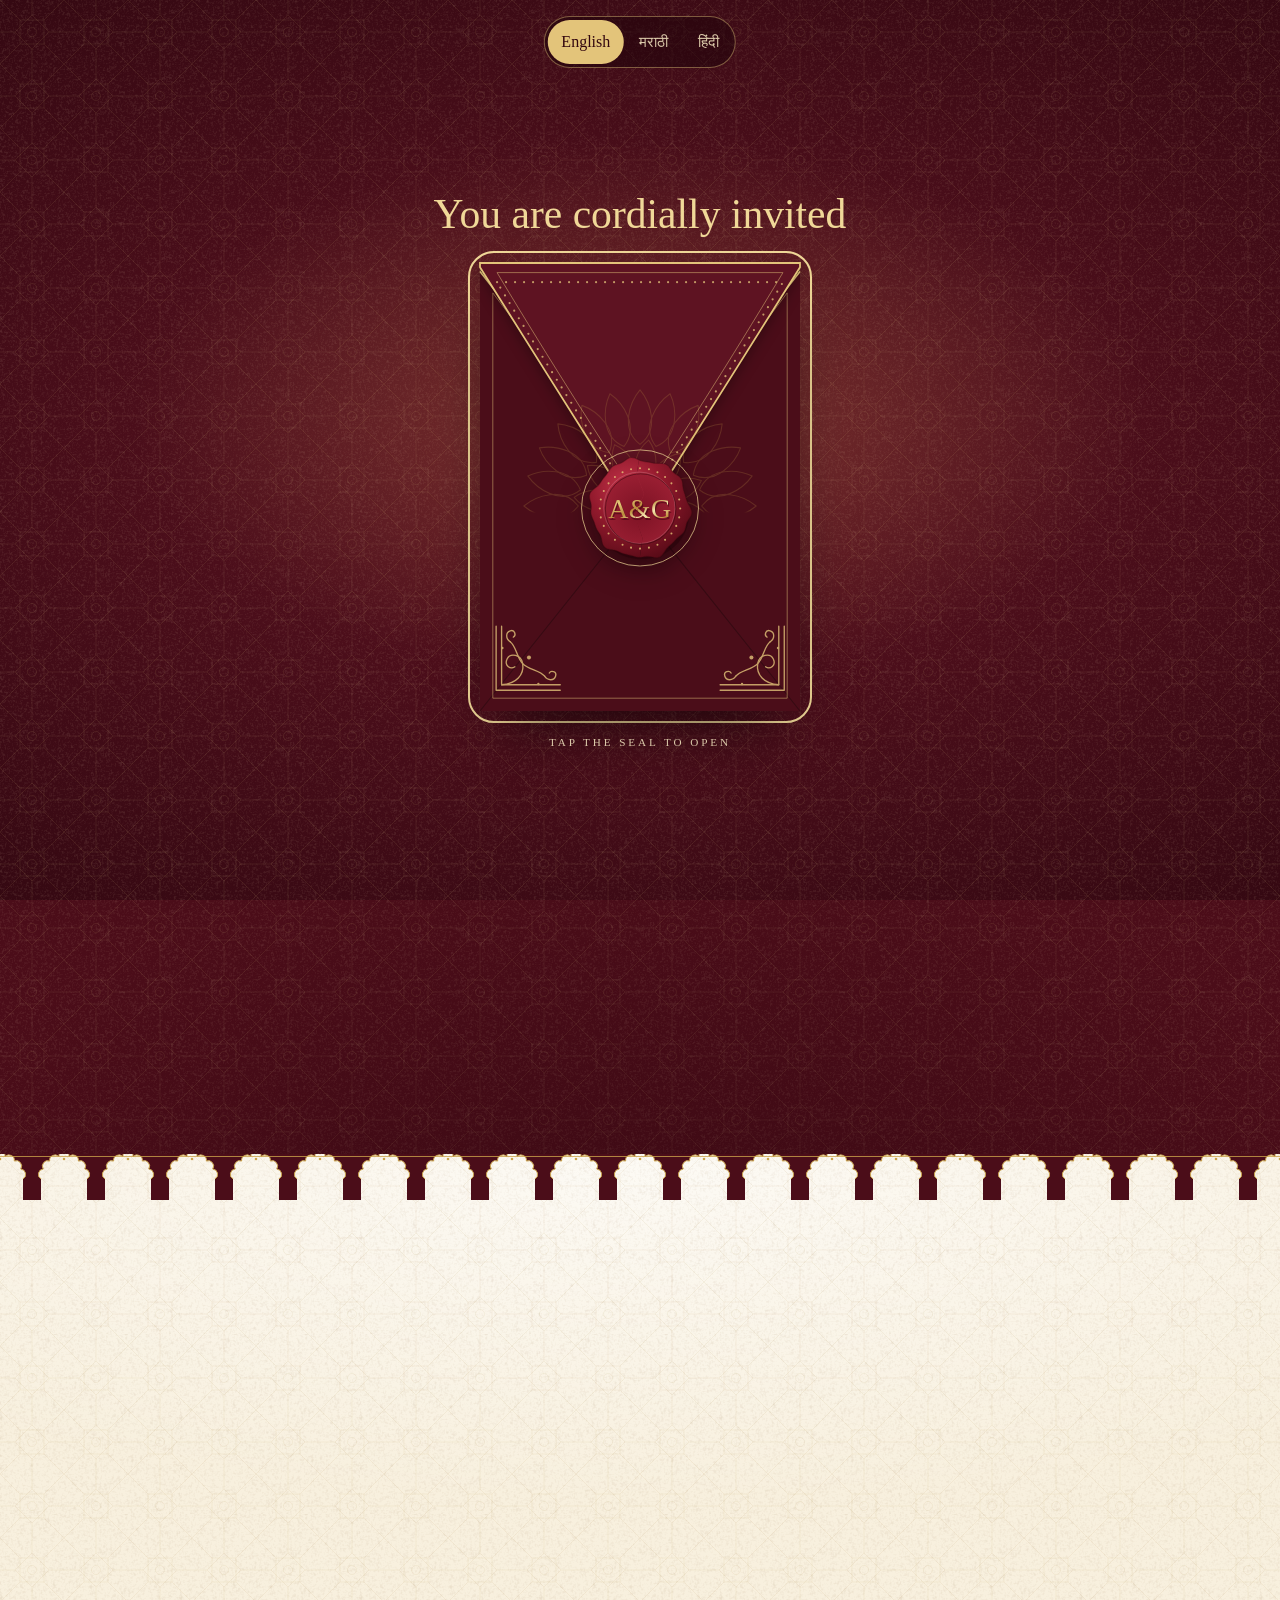
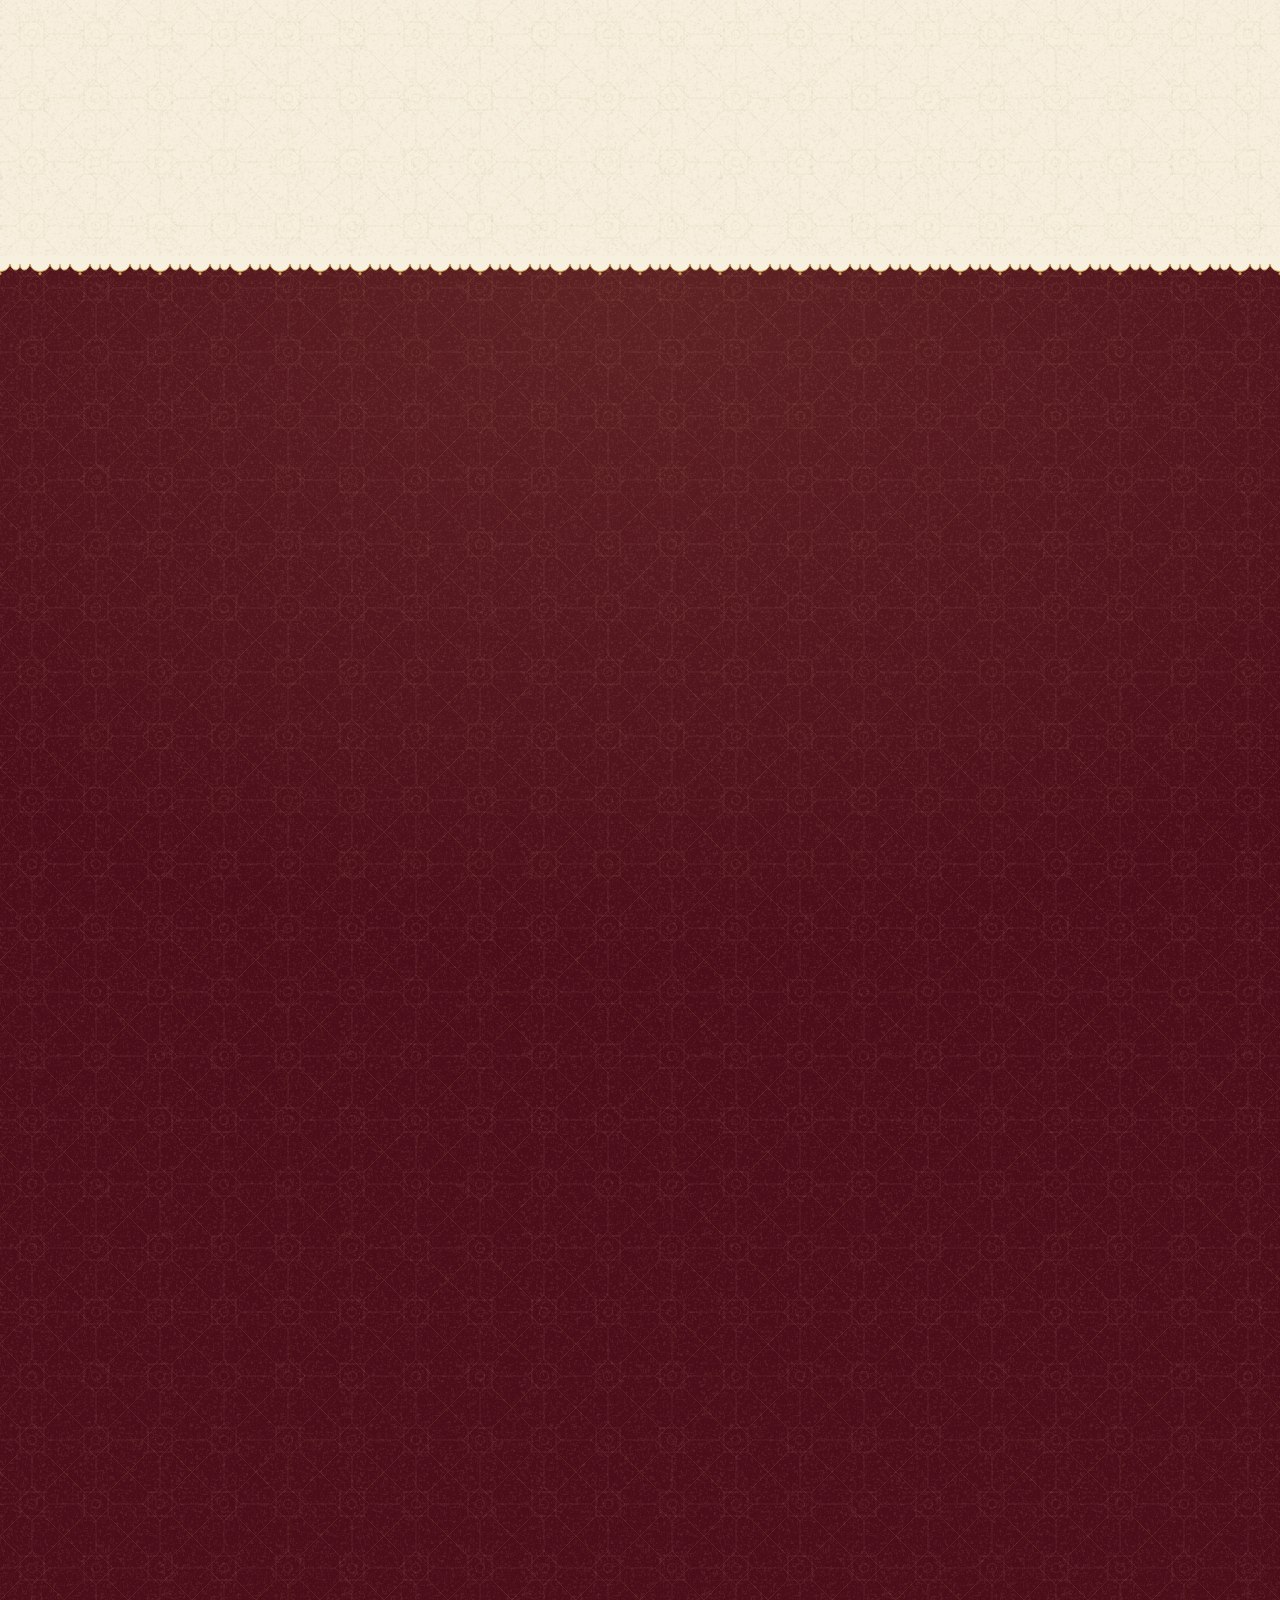
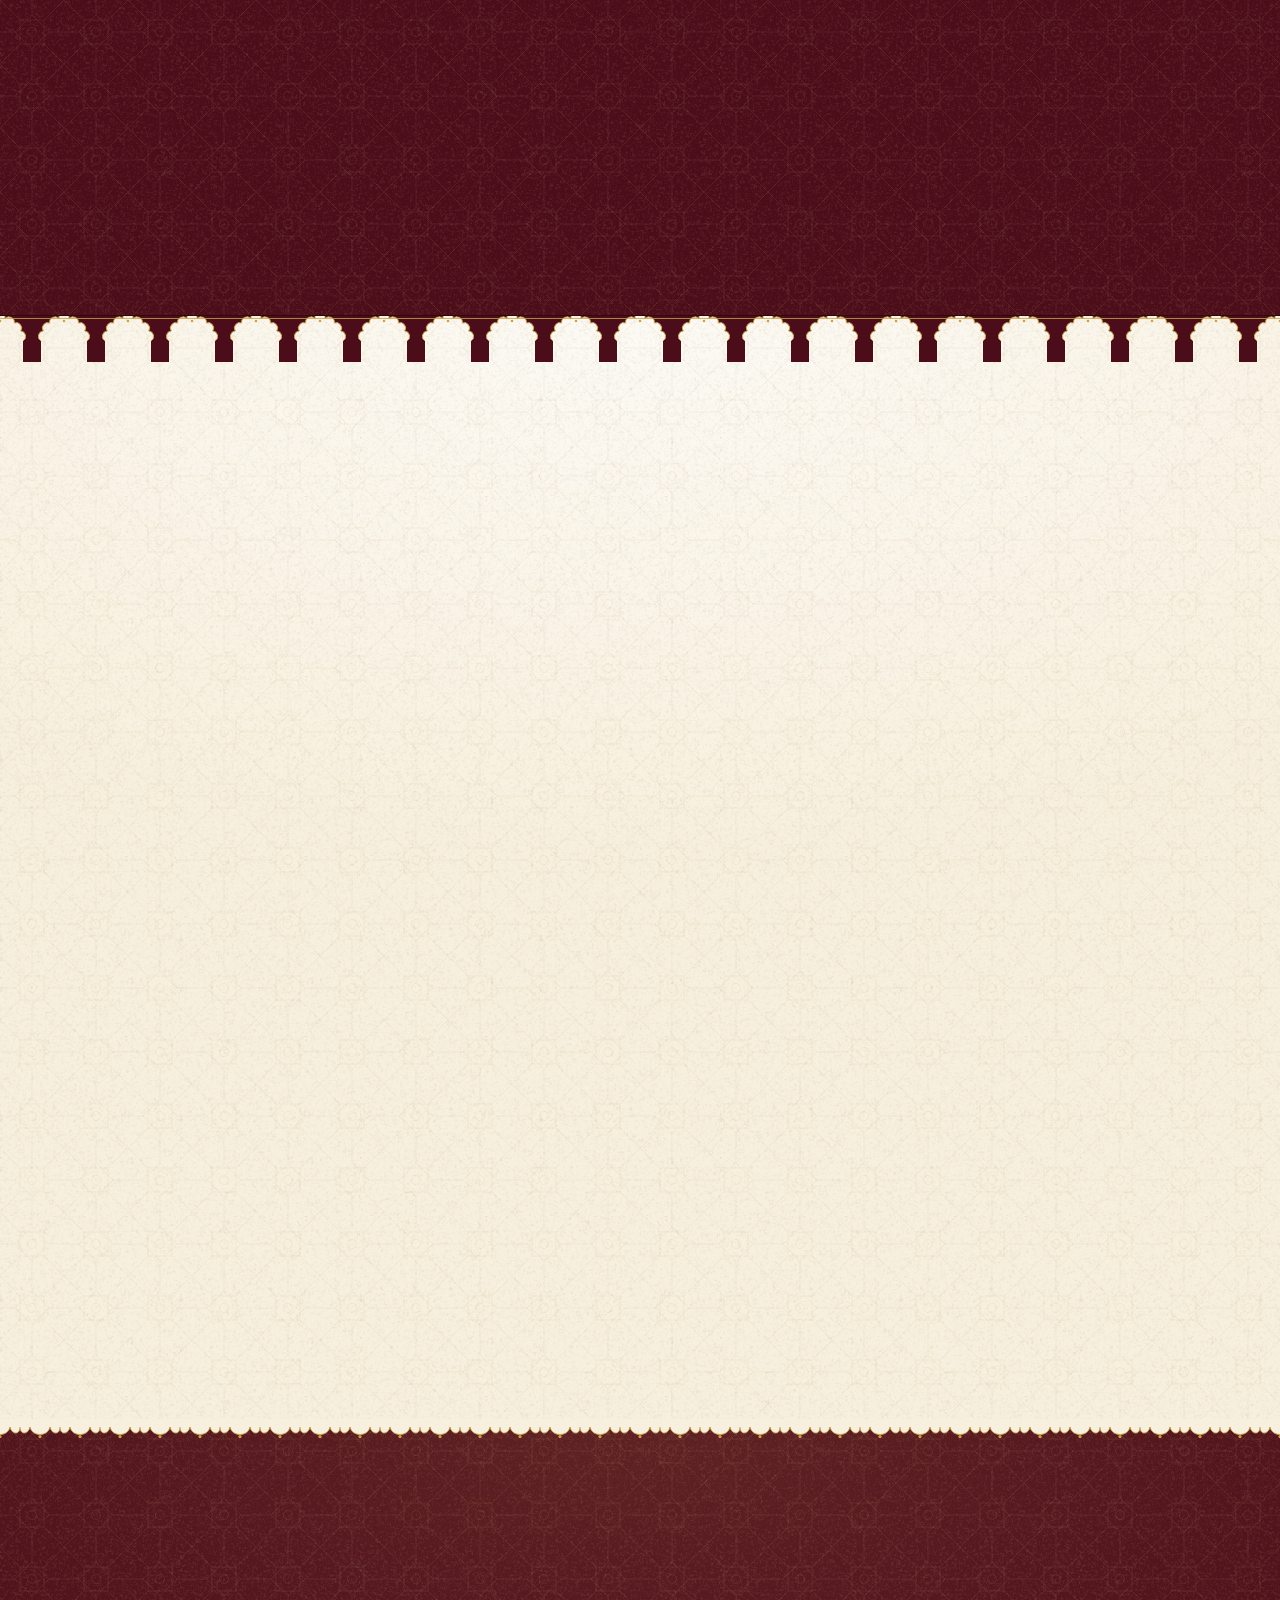
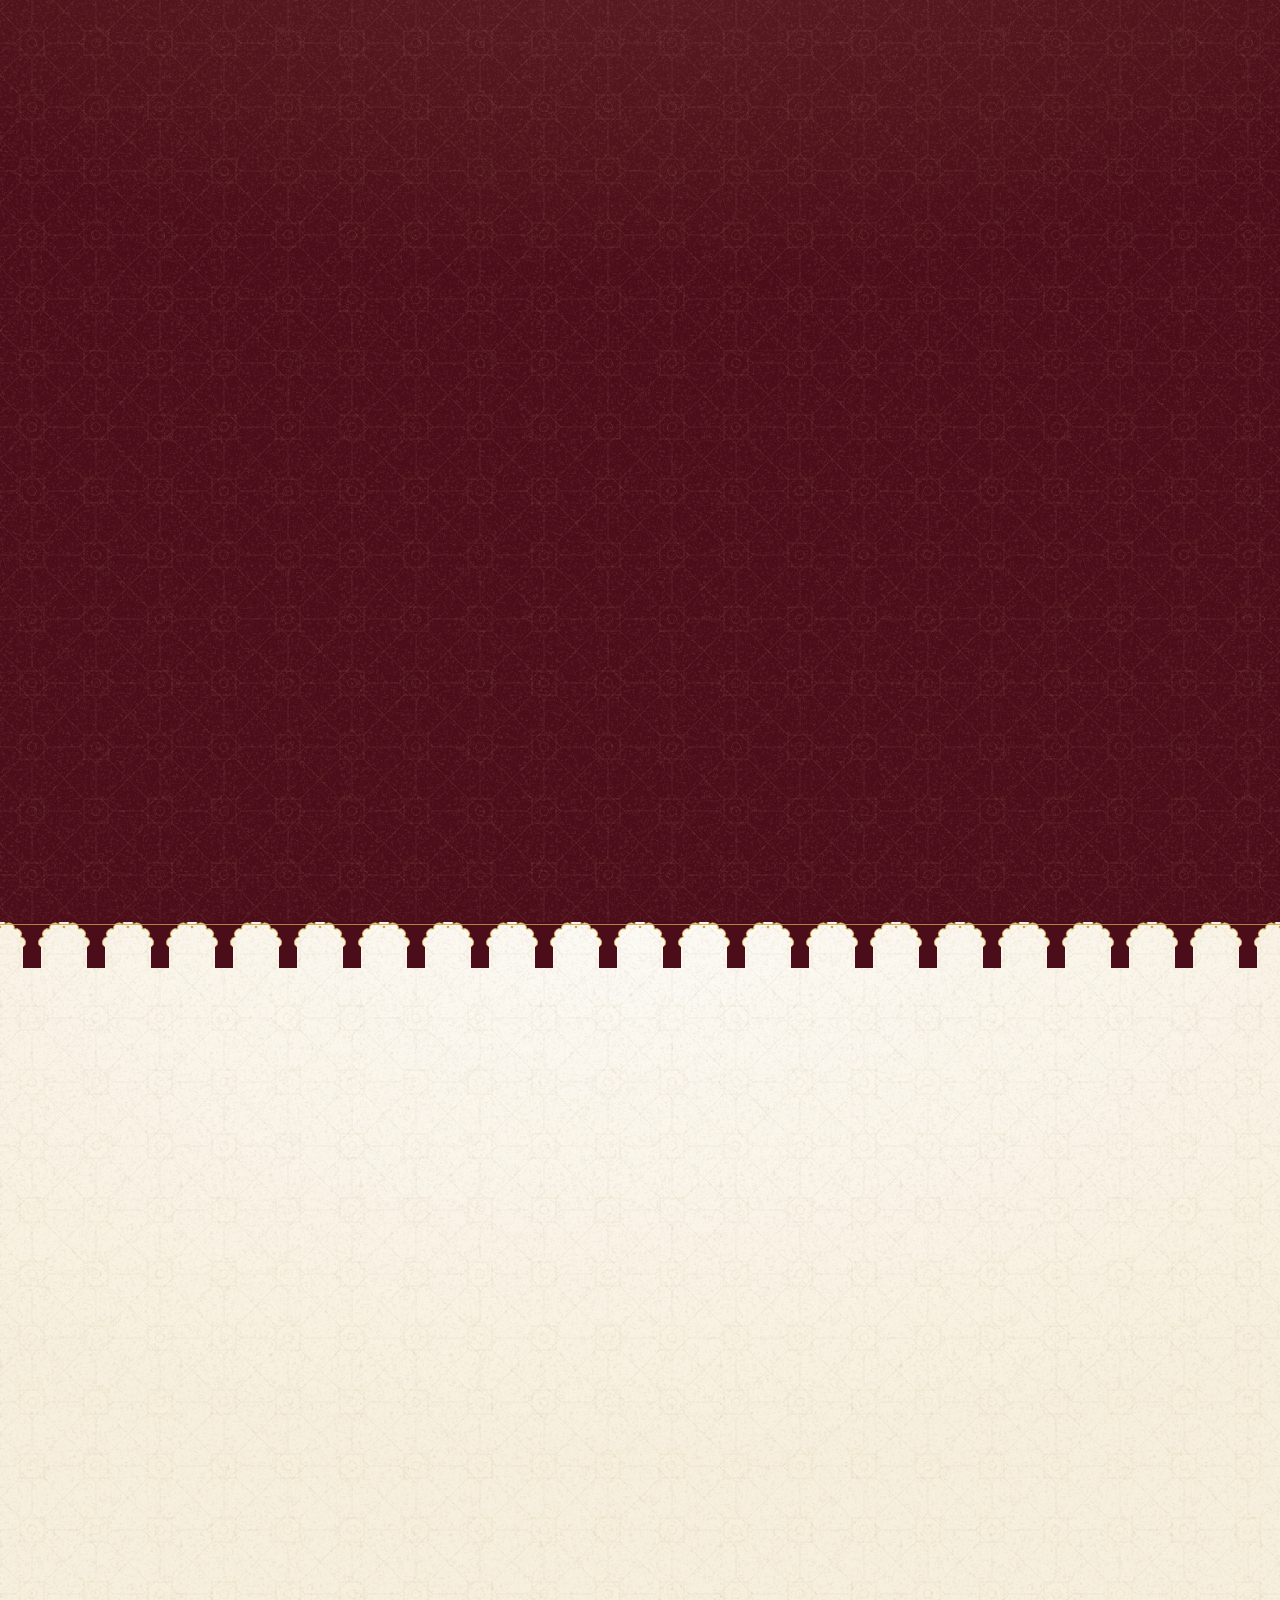
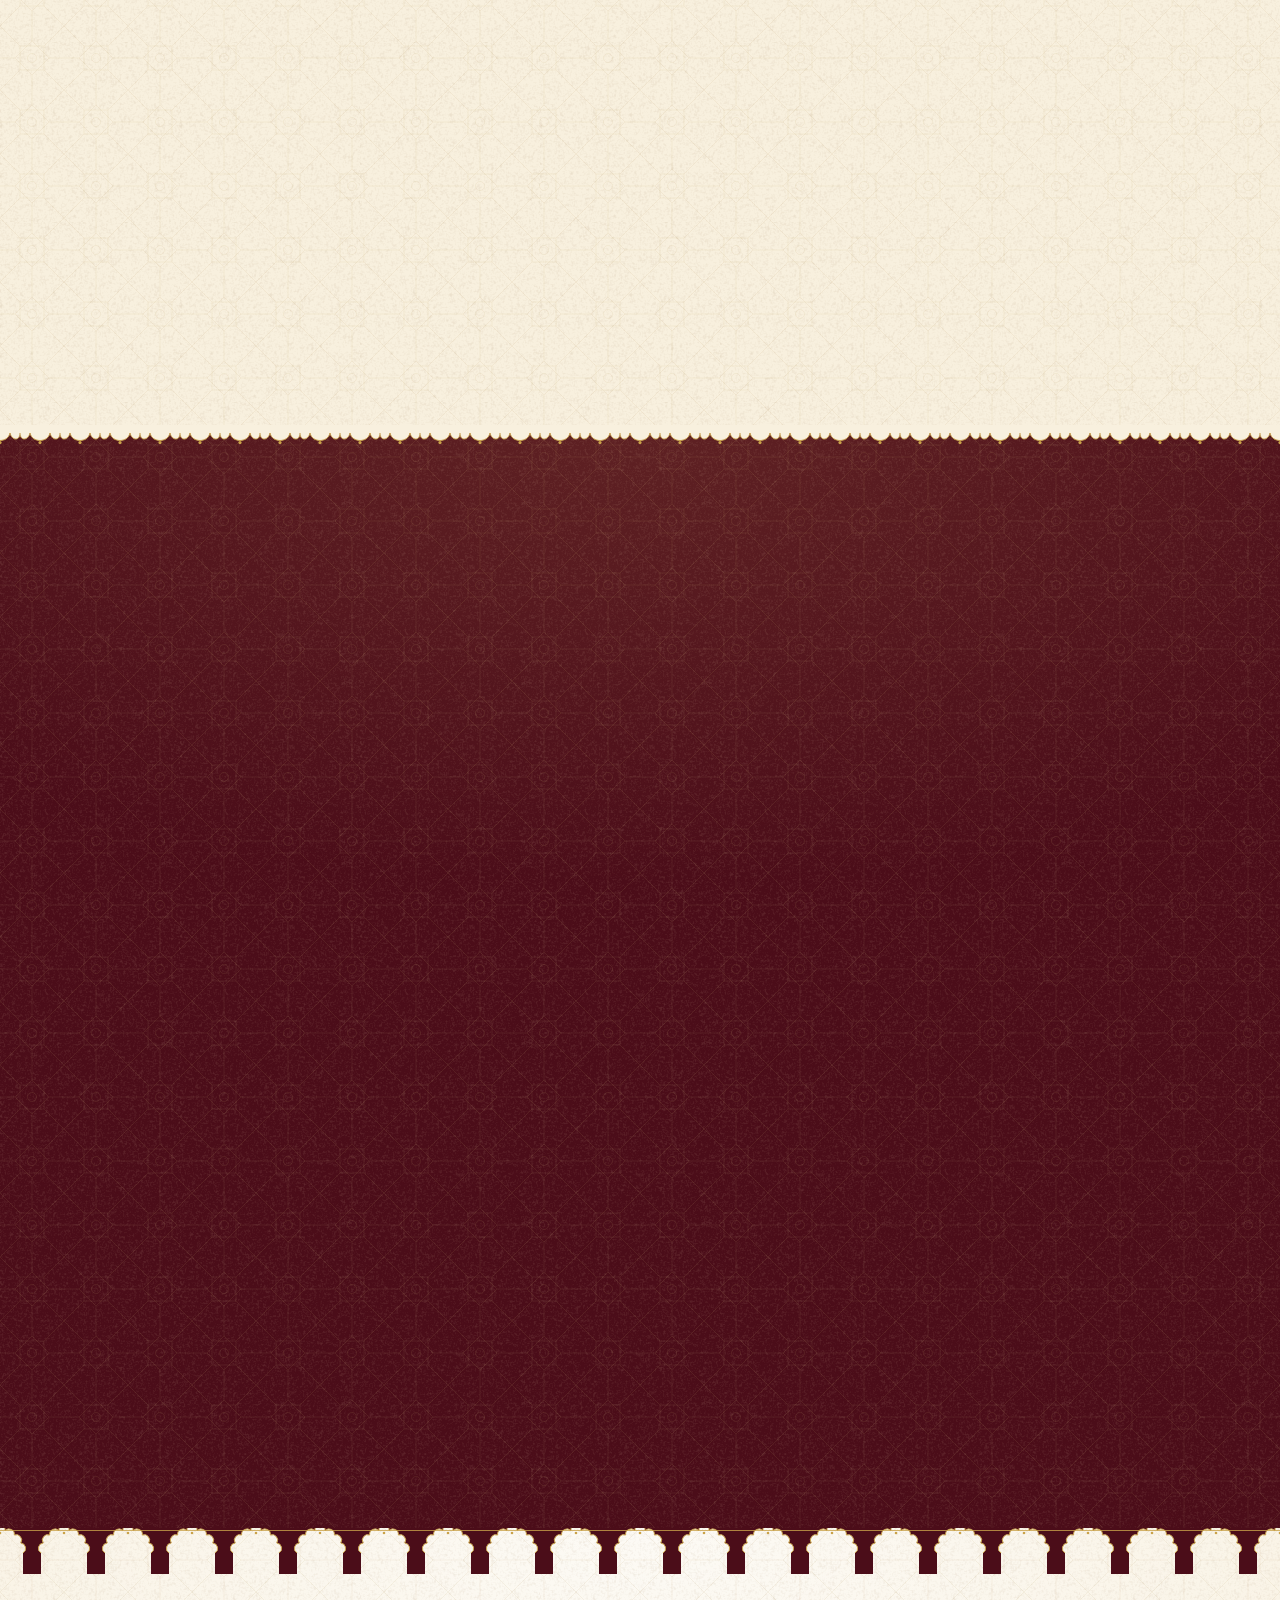
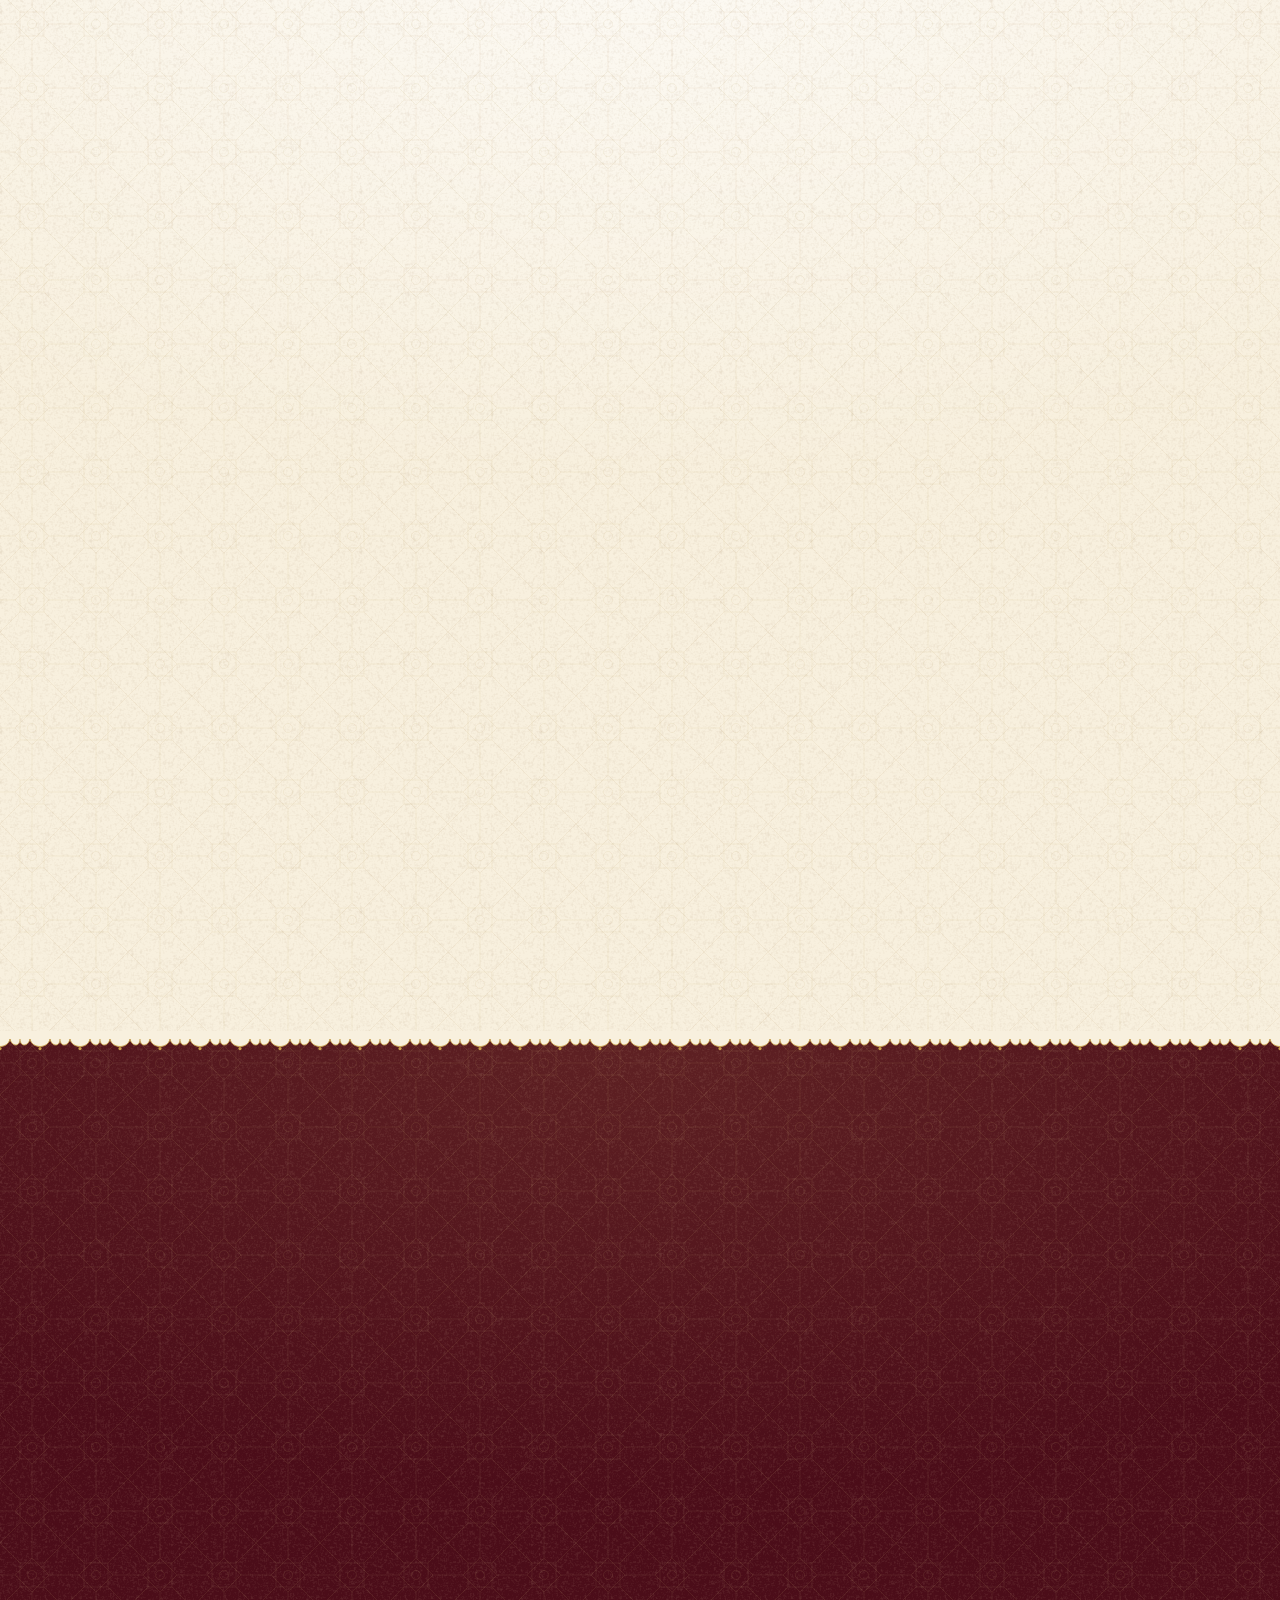
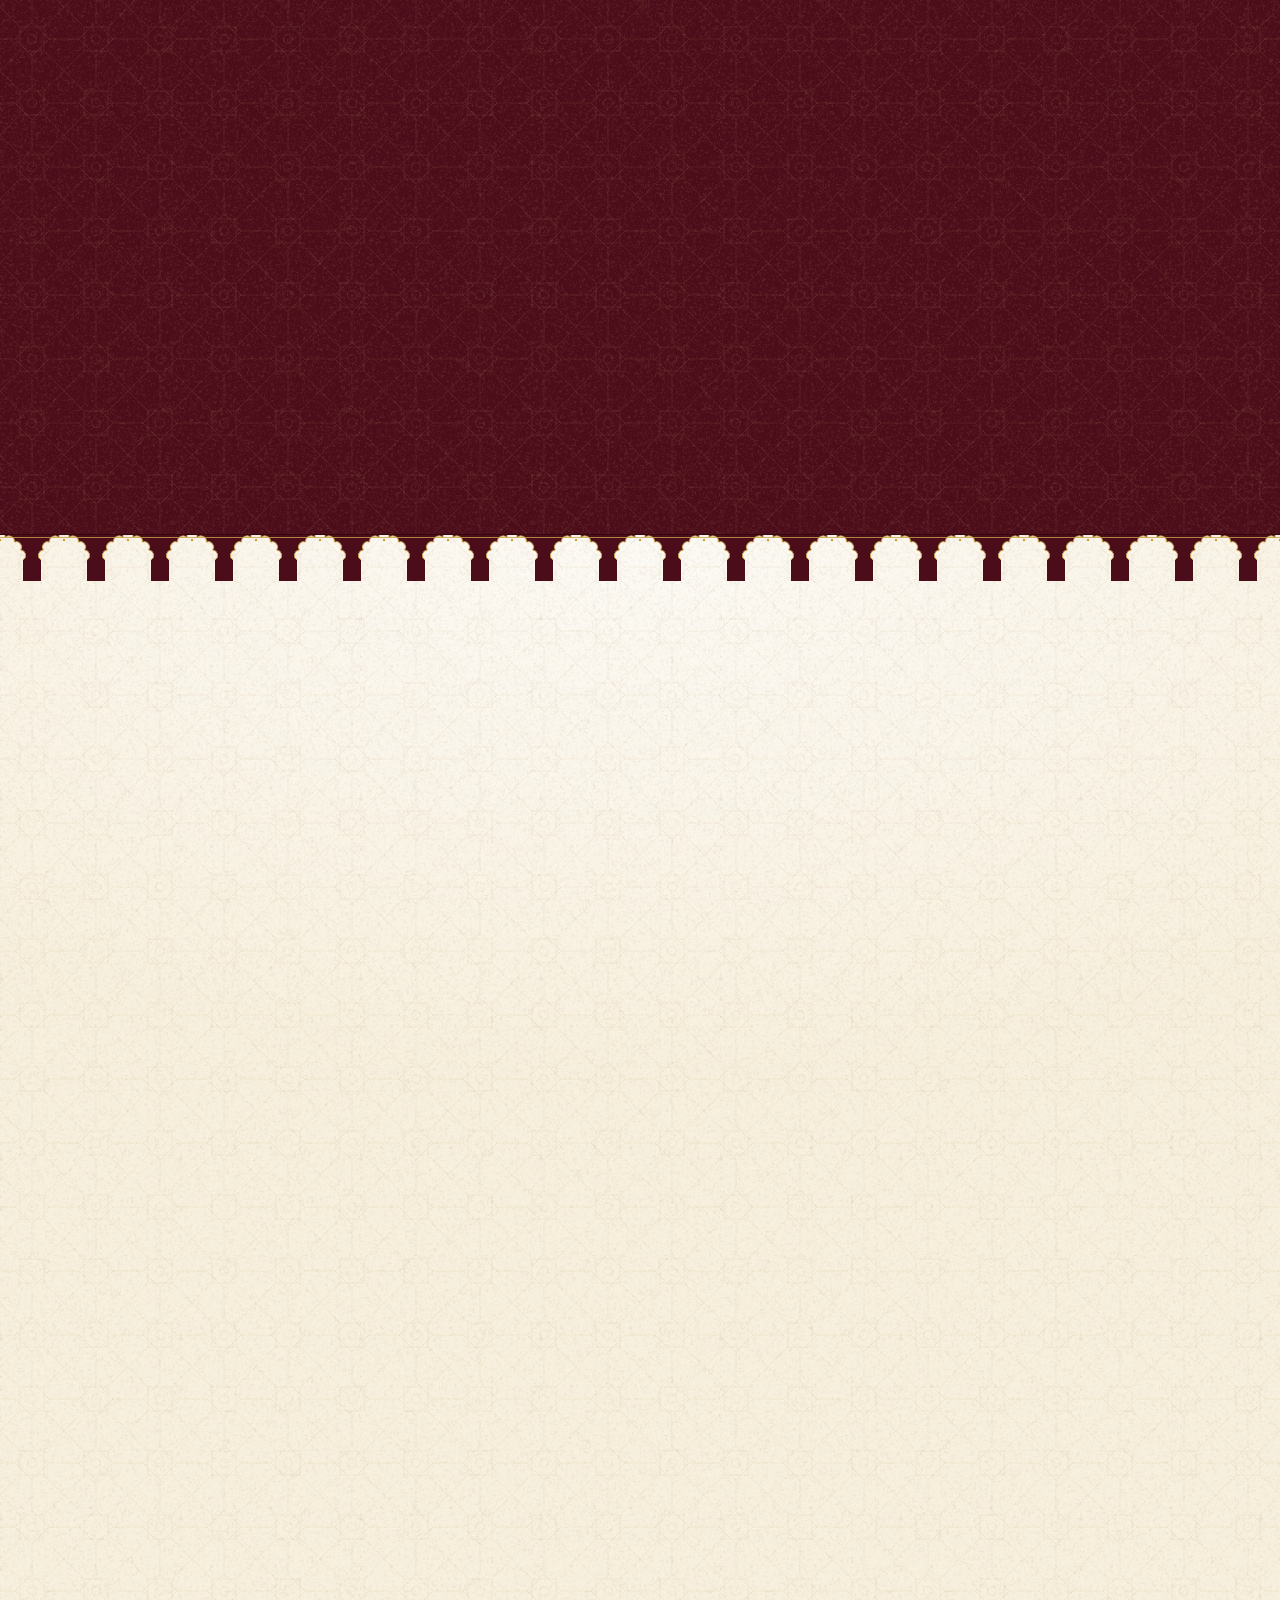
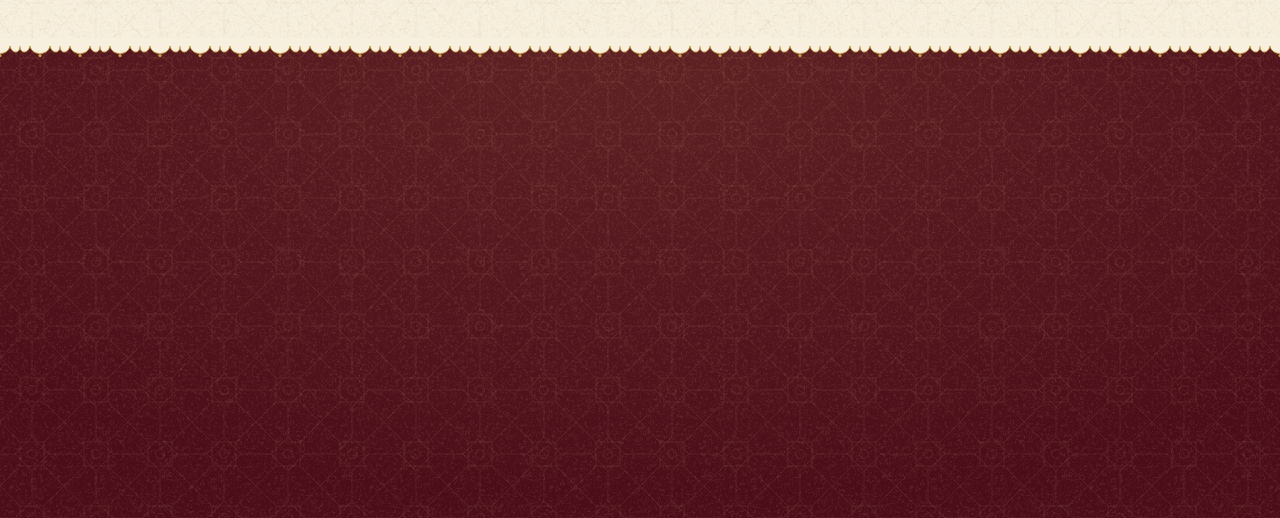
<file: rajwada-template/invitations/templates/rajwada/index.html>
<!DOCTYPE html>
<html lang="en">
<head>
    <meta charset="UTF-8">
    <meta name="viewport" content="width=device-width, initial-scale=1, viewport-fit=cover">
    <meta http-equiv="Content-Security-Policy" content="default-src 'self'; script-src 'self'; style-src 'self' https://fonts.googleapis.com; font-src https://fonts.gstatic.com; img-src 'self' https: data: blob:; media-src 'self' https: blob:; connect-src 'self' https:; frame-src https://www.google.com; base-uri 'none'; form-action 'none'; object-src 'none'">
    <meta name="referrer" content="strict-origin-when-cross-origin">

    <!-- wl:meta:start (tools/build-invite.mjs rewrites this block for each couple) -->
    <title>Rajwada · Royal Indian Wedding Invitation · weds.live</title>
    <meta name="description" content="A royal Indian digital wedding invitation: palace arches, gold leaf, a wax-sealed envelope, live countdown, RSVP and directions. In English, Marathi and Hindi.">
    <link rel="canonical" href="https://weds.live/invitations/templates/rajwada/">
    <meta property="og:type" content="website">
    <meta property="og:site_name" content="weds.live">
    <meta property="og:title" content="Aniruddha & Gayatri · Wedding Invitation">
    <meta property="og:description" content="Saturday, 6 February 2027 · Kesari Mahal, Kolhapur. Open the invitation.">
    <meta property="og:url" content="https://weds.live/invitations/templates/rajwada/">
    <meta property="og:image" content="https://weds.live/invitations/templates/rajwada/og.jpg">
    <meta property="og:image:type" content="image/jpeg">
    <meta property="og:image:width" content="1200">
    <meta property="og:image:height" content="630">
    <meta property="og:image:alt" content="A gold palace arch on maroon with the names Aniruddha and Gayatri">
    <meta property="og:locale" content="en_IN">
    <meta name="twitter:card" content="summary_large_image">
    <meta name="twitter:title" content="Aniruddha & Gayatri · Wedding Invitation">
    <meta name="twitter:description" content="Saturday, 6 February 2027 · Kesari Mahal, Kolhapur.">
    <meta name="twitter:image" content="https://weds.live/invitations/templates/rajwada/og.jpg">
    <!-- wl:meta:end -->

    <meta name="theme-color" content="#33070f">
    <meta name="color-scheme" content="dark light">
    <link rel="icon" type="image/svg+xml" href="../../templates/rajwada/assets/favicon.svg">

    <link rel="preconnect" href="https://fonts.googleapis.com">
    <link rel="preconnect" href="https://fonts.gstatic.com" crossorigin>
    <link rel="stylesheet" href="https://fonts.googleapis.com/css2?family=Cinzel:wght@500&family=Cormorant+Garamond:ital,wght@0,500;0,600;1,500&family=Pinyon+Script&family=Tiro+Devanagari+Hindi&family=Tiro+Devanagari+Marathi&display=swap">
    <link rel="stylesheet" href="../../core/css/wl-base.css?v=1">
    <link rel="stylesheet" href="../../templates/rajwada/rajwada.css?v=1">

    <script src="../../core/js/foundation/core.js?v=1" defer></script>
    <script src="../../core/js/foundation/i18n.js?v=1" defer></script>
    <script src="../../core/js/foundation/time.js?v=1" defer></script>
    <script src="../../core/js/domain/catalog.js?v=1" defer></script>
    <script src="../../core/js/domain/config.js?v=1" defer></script>
    <script src="../../core/js/components/fragments.js?v=1" defer></script>
    <script src="../../core/js/components/widgets.js?v=1" defer></script>
    <script src="../../core/js/components/gallery.js?v=1" defer></script>
    <script src="../../core/js/components/music.js?v=1" defer></script>
    <script src="../../core/js/rsvp/rsvp.js?v=1" defer></script>
    <script src="../../core/js/motion/motion.js?v=1" defer></script>
    <script src="../../core/js/motion/envelope.js?v=1" defer></script>
    <script src="../../templates/rajwada/rajwada-art.js?v=1" defer></script>
    <script src="../../templates/rajwada/rajwada.js?v=1" defer></script>
    <script src="../../core/js/engine.js?v=1" defer></script>
</head>
<body class="rj" data-wl-template="rajwada" data-wl-content="../../content/">
    <div id="wl-loader" class="wl-loader rj-loader" role="status">
        <svg viewBox="0 0 72 72" aria-hidden="true" focusable="false">
            <circle cx="36" cy="36" r="30" opacity=".3"/>
            <circle cx="36" cy="36" r="30" class="rj-loader__run"/>
            <circle cx="36" cy="36" r="3.5" fill="currentColor" stroke="none"/>
        </svg>
        <span class="wl-sr-only">Preparing your invitation</span>
    </div>

    <div id="wl-app"></div>

    <noscript><div class="rj-noscript">Please enable JavaScript to open this invitation.</div></noscript>

    <!-- wl:config (the wedding: every word, date, photo and setting lives here) -->
    <script type="application/json" id="wl-config">
{
    "v": 2,
    "template": "rajwada",
    "lang": { "default": "en", "available": ["en", "mr", "hi"], "numerals": "auto" },
    "timezone": "Asia/Kolkata",
    "tradition": "hindu",
    "invocation": "auto",

    "couple": {
        "order": "groom-first",
        "hashtag": "#AniruddhaWedsGayatri",
        "groom": {
            "name": { "en": "Aniruddha", "mr": "अनिरुद्ध", "hi": "अनिरुद्ध" },
            "fullName": { "en": "Aniruddha Deshmukh", "mr": "अनिरुद्ध देशमुख", "hi": "अनिरुद्ध देशमुख" },
            "parents": { "en": "Shri Vikramsinh & Smt. Sunanda Deshmukh", "mr": "श्री. विक्रमसिंह व सौ. सुनंदा देशमुख", "hi": "श्री विक्रमसिंह एवं श्रीमती सुनंदा देशमुख" },
            "bio": {
                "en": "An architect who restores old wadas and havelis, and believes every arch has a story. Happiest at an early-morning cricket match, or over his mother’s puran poli.",
                "mr": "जुने वाडे आणि हवेल्यांचे जतन करणारा वास्तुविशारद; प्रत्येक कमानीला एक कहाणी असते, असे मानणारा. पहाटेचे क्रिकेट आणि आईची पुरणपोळी हे त्याचे सुख.",
                "hi": "पुराने वाड़ों और हवेलियों को सँवारने वाले वास्तुकार, जो मानते हैं कि हर मेहराब की अपनी कहानी होती है। सुबह का क्रिकेट और माँ की पूरनपोली उन्हें सबसे प्रिय है।"
            },
            "photo": {
                "src": "../../content/demo-media/groom-safa-360.webp",
                "srcset": "../../content/demo-media/groom-safa-360.webp 360w, ../../content/demo-media/groom-safa-720.webp 720w",
                "width": 360, "height": 480,
                "alt": { "en": "A saffron and gold groom’s pheta on a carved table", "mr": "नक्षीदार मेजावर ठेवलेला केशरी-सोनेरी फेटा", "hi": "नक्काशीदार मेज़ पर रखा केसरिया-सुनहरा साफ़ा" }
            }
        },
        "bride": {
            "name": { "en": "Gayatri", "mr": "गायत्री", "hi": "गायत्री" },
            "fullName": { "en": "Gayatri Inamdar", "mr": "गायत्री इनामदार", "hi": "गायत्री इनामदार" },
            "parents": { "en": "Shri Mahendra & Smt. Rohini Inamdar", "mr": "श्री. महेंद्र व सौ. रोहिणी इनामदार", "hi": "श्री महेंद्र एवं श्रीमती रोहिणी इनामदार" },
            "bio": {
                "en": "A Kathak dancer and music teacher who can turn any courtyard into a stage. She collects old Paithani saris, ghazals and sunsets.",
                "mr": "कोणत्याही अंगणाला रंगमंच बनवणारी कथक नृत्यांगना आणि संगीत शिक्षिका. जुन्या पैठण्या, गझला आणि सूर्यास्त जमवण्याचा तिला छंद आहे.",
                "hi": "कथक नृत्यांगना और संगीत शिक्षिका, जो किसी भी आँगन को मंच बना दें। पुरानी पैठणी साड़ियाँ, ग़ज़लें और सूर्यास्त सहेजना उनका शौक़ है।"
            },
            "photo": {
                "src": "../../content/demo-media/bride-namaste-360.webp",
                "srcset": "../../content/demo-media/bride-namaste-360.webp 360w, ../../content/demo-media/bride-namaste-576.webp 576w",
                "width": 360, "height": 480,
                "alt": { "en": "A bride in red and gold, hands folded in namaste", "mr": "लाल-सोनेरी वस्त्रातील वधू, हात जोडून नमस्कार करताना", "hi": "लाल-सुनहरे परिधान में दुल्हन, हाथ जोड़कर नमस्ते करती हुई" }
            }
        }
    },

    "announcement": {
        "message": {
            "en": "With the blessings of our elders and the grace of the Almighty, we joyfully invite you and your family to the wedding of our children, Aniruddha and Gayatri.\n\nThe auspicious ceremony will be solemnised at Kesari Mahal, Kolhapur, on {date} {timeLong}. Your presence and blessings will make our celebration complete.",
            "mr": "आमचे येथे श्रीकृपेकरून चि. अनिरुद्ध (श्री. विक्रमसिंह व सौ. सुनंदा देशमुख यांचे सुपुत्र) आणि चि. सौ. कां. गायत्री (श्री. महेंद्र व सौ. रोहिणी इनामदार यांची सुकन्या) यांचा शुभविवाह {date} रोजी {timeLong} केसरी महाल, कोल्हापूर येथे करण्याचे योजिले आहे.\n\nतरी या मंगलप्रसंगी आपण सहकुटुंब, सहपरिवार उपस्थित राहून वधू-वरांस शुभाशीर्वाद द्यावेत, ही नम्र विनंती.",
            "hi": "ईश्वर की असीम कृपा एवं बड़ों के आशीर्वाद से चि. अनिरुद्ध (सुपुत्र श्री विक्रमसिंह एवं श्रीमती सुनंदा देशमुख) संग आयु. गायत्री (सुपुत्री श्री महेंद्र एवं श्रीमती रोहिणी इनामदार) का शुभ विवाह {date} को {timeLong} केसरी महल, कोल्हापुर में सम्पन्न होना निश्चित हुआ है।\n\nइस मंगल अवसर पर आप सपरिवार पधारकर वर-वधू को अपना आशीर्वाद प्रदान करें।"
        }
    },

    "families": {
        "blessings": {
            "en": "Late Shri Shankarrao & Late Smt. Kamalabai Deshmukh\nSmt. Indumati & Late Shri Dattatray Inamdar",
            "mr": "कै. शंकरराव व कै. कमलाबाई देशमुख\nसौ. इंदुमती व कै. दत्तात्रय इनामदार",
            "hi": "स्व. श्री शंकरराव एवं स्व. श्रीमती कमलाबाई देशमुख\nश्रीमती इंदुमती एवं स्व. श्री दत्तात्रय इनामदार"
        },
        "groom": {
            "members": {
                "en": "Shri Vikramsinh & Smt. Sunanda Deshmukh\nShri Abhijeet & Smt. Prajakta Deshmukh (brother & sister-in-law)",
                "mr": "श्री. विक्रमसिंह व सौ. सुनंदा देशमुख\nश्री. अभिजीत व सौ. प्राजक्ता देशमुख (बंधू व वहिनी)",
                "hi": "श्री विक्रमसिंह एवं श्रीमती सुनंदा देशमुख\nश्री अभिजीत एवं श्रीमती प्राजक्ता देशमुख (भाई एवं भाभी)"
            },
            "place": { "en": "Kolhapur", "mr": "कोल्हापूर", "hi": "कोल्हापुर" }
        },
        "bride": {
            "members": {
                "en": "Shri Mahendra & Smt. Rohini Inamdar\nKu. Sayali Inamdar (sister)",
                "mr": "श्री. महेंद्र व सौ. रोहिणी इनामदार\nकु. सायली इनामदार (भगिनी)",
                "hi": "श्री महेंद्र एवं श्रीमती रोहिणी इनामदार\nकु. सायली इनामदार (बहन)"
            },
            "place": { "en": "Pune", "mr": "पुणे", "hi": "पुणे" }
        },
        "hosts": { "en": "Shri Vikramsinh & Smt. Sunanda Deshmukh", "mr": "श्री. विक्रमसिंह व सौ. सुनंदा देशमुख", "hi": "श्री विक्रमसिंह एवं श्रीमती सुनंदा देशमुख" },
        "welcome": {
            "en": "The Deshmukh and Inamdar families, with all our relatives and friends",
            "mr": "समस्त देशमुख व इनामदार परिवार, आप्तेष्ट व मित्रपरिवार",
            "hi": "समस्त देशमुख एवं इनामदार परिवार, सभी स्नेहीजन एवं मित्रगण"
        }
    },

    "venues": {
        "kesari": {
            "name": { "en": "Kesari Mahal", "mr": "केसरी महाल", "hi": "केसरी महल" },
            "city": { "en": "Kolhapur", "mr": "कोल्हापूर", "hi": "कोल्हापुर" },
            "address": { "en": "New Palace Road, Kolhapur, Maharashtra", "mr": "न्यू पॅलेस रोड, कोल्हापूर, महाराष्ट्र", "hi": "न्यू पैलेस रोड, कोल्हापुर, महाराष्ट्र" },
            "lat": 16.7188, "lng": 74.2365,
            "note": { "en": "Valet parking at the main gate. The palace lawns are a short walk from the Darbar Hall.", "mr": "मुख्य प्रवेशद्वारावर वाहनतळ सेवा. दरबार हॉलपासून महालाची हिरवळ अगदी जवळ आहे.", "hi": "मुख्य द्वार पर वैलेट पार्किंग। दरबार हॉल से महल का लॉन बस कुछ कदम दूर है।" }
        },
        "rankala": {
            "name": { "en": "Rankala Lake Pavilion", "mr": "रंकाळा तलाव मंडप", "hi": "रंकाळा झील मंडप" },
            "city": { "en": "Kolhapur", "mr": "कोल्हापूर", "hi": "कोल्हापुर" },
            "address": { "en": "Rankala Chowpatty, Kolhapur, Maharashtra", "mr": "रंकाळा चौपाटी, कोल्हापूर, महाराष्ट्र", "hi": "रंकाळा चौपाटी, कोल्हापुर, महाराष्ट्र" },
            "lat": 16.6963, "lng": 74.2116
        }
    },

    "events": [
        {
            "id": "mehendi", "type": "mehendi", "date": "2027-02-04", "start": "16:00", "venue": "kesari",
            "spot": { "en": "Sheesh Mahal courtyard", "mr": "शीशमहाल चौक", "hi": "शीशमहल आँगन" },
            "dressCode": { "en": "Shades of green", "mr": "हिरव्या रंगछटा", "hi": "हरे रंग की छटाएँ" },
            "colors": ["#2f6b4f", "#8fbf7a", "#d9b44a"],
            "note": { "en": "An evening of henna, folk songs and chai under the courtyard lanterns.", "mr": "मेहंदी, लोकगीते आणि कंदिलांच्या प्रकाशातील चहाची एक संध्याकाळ.", "hi": "मेहंदी, लोकगीत और लालटेनों की रोशनी में चाय की एक शाम।" }
        },
        {
            "id": "haldi", "type": "haldi", "date": "2027-02-05", "start": "09:30", "end": "12:30", "venue": "kesari",
            "spot": { "en": "Palace lawns", "mr": "महालाची हिरवळ", "hi": "महल का लॉन" },
            "dressCode": { "en": "Yellow and white", "mr": "पिवळा व पांढरा", "hi": "पीला और सफ़ेद" },
            "colors": ["#f2c230", "#fff4d6"],
            "note": { "en": "Expect turmeric! Wear something you don’t mind turning golden.", "mr": "हळद उडणारच! रंगले तरी चालतील असेच कपडे घालावेत.", "hi": "हल्दी तो लगेगी ही! ऐसे कपड़े पहनें जिन पर रंग चढ़ जाए तो चिंता न हो।" }
        },
        {
            "id": "sangeet", "type": "sangeet", "date": "2027-02-05", "start": "19:30", "venue": "kesari",
            "spot": { "en": "Darbar Hall", "mr": "दरबार हॉल", "hi": "दरबार हॉल" },
            "dressCode": { "en": "Indo-western glamour", "mr": "इंडो-वेस्टर्न झगमगाट", "hi": "इंडो-वेस्टर्न चमक-दमक" },
            "colors": ["#1f2a5a", "#c9a24a"],
            "note": { "en": "Both families take the stage. Dinner is served from 9 PM.", "mr": "दोन्ही कुटुंबांचे सादरीकरण. रात्री ९ वाजल्यापासून भोजन.", "hi": "दोनों परिवारों की प्रस्तुतियाँ। रात 9 बजे से भोजन।" }
        },
        {
            "id": "wedding", "type": "wedding", "main": true, "muhurat": true, "date": "2027-02-06", "start": "12:31", "venue": "kesari",
            "spot": { "en": "Palace lawns", "mr": "महालाची हिरवळ", "hi": "महल का लॉन" },
            "dressCode": { "en": "Traditional: Paithani, nauvari, pheta", "mr": "पारंपरिक: पैठणी, नऊवारी, फेटा", "hi": "पारंपरिक: पैठणी, नौवारी, साफ़ा" },
            "colors": ["#a3192e", "#c9a24a"],
            "note": { "en": "Please be seated by 12 noon for the antarpat and mangalashtak.", "mr": "अंतरपाट व मंगलाष्टकांसाठी कृपया दुपारी १२ वाजेपर्यंत स्थानापन्न व्हावे.", "hi": "अंतरपट और मंगलाष्टक के लिए कृपया दोपहर 12 बजे तक अपना स्थान ग्रहण करें।" }
        },
        {
            "id": "reception", "type": "reception", "date": "2027-02-06", "start": "19:30", "end": "23:00", "venue": "rankala",
            "dressCode": { "en": "Royal evening wear", "mr": "शाही संध्या पोशाख", "hi": "शाही शाम का परिधान" },
            "colors": ["#4b0d19", "#e3c47a"],
            "note": { "en": "Dinner by the lake, with music under the stars.", "mr": "तलावाकाठी भोजन आणि चांदण्यांखाली संगीत.", "hi": "झील किनारे भोज और तारों तले संगीत।" }
        }
    ],

    "countdown": { "event": "wedding" },

    "guide": {
        "dressCode": {
            "en": "Traditional Indian attire for the wedding; rich jewel tones are warmly welcome. Each celebration has its own colours in the schedule above.",
            "mr": "विवाहासाठी पारंपरिक भारतीय पोशाख; गडद, शाही रंगांचे मनापासून स्वागत. प्रत्येक कार्यक्रमाचे रंग वरील वेळापत्रकात दिले आहेत.",
            "hi": "विवाह के लिए पारंपरिक भारतीय परिधान; गहरे, शाही रंगों का हार्दिक स्वागत है। हर कार्यक्रम के रंग ऊपर की सूची में दिए गए हैं।"
        },
        "colors": ["#a3192e", "#c9a24a", "#2f5d50", "#1f2a5a"],
        "items": [
            { "icon": "stay", "title": { "en": "Where to stay", "mr": "निवास व्यवस्था", "hi": "ठहरने की व्यवस्था" },
              "text": { "en": "Rooms for out-of-town guests are held at the palace guest wing from 4 to 7 February. Please let us know your arrival time.", "mr": "बाहेरगावच्या पाहुण्यांसाठी ४ ते ७ फेब्रुवारी दरम्यान महालाच्या अतिथीगृहात खोल्या राखीव आहेत. कृपया आपल्या आगमनाची वेळ कळवावी.", "hi": "बाहर से आने वाले अतिथियों के लिए 4 से 7 फ़रवरी तक महल के अतिथि-गृह में कमरे आरक्षित हैं। कृपया अपने आगमन का समय बताएँ।" } },
            { "icon": "parking", "title": { "en": "Parking", "mr": "वाहनतळ", "hi": "पार्किंग" },
              "text": { "en": "Valet parking is available at the main palace gate for every celebration.", "mr": "प्रत्येक कार्यक्रमासाठी महालाच्या मुख्य प्रवेशद्वारावर वाहनतळ सेवा उपलब्ध आहे.", "hi": "हर कार्यक्रम के लिए महल के मुख्य द्वार पर वैलेट पार्किंग उपलब्ध है।" } },
            { "icon": "weather", "title": { "en": "Weather", "mr": "हवामान", "hi": "मौसम" },
              "text": { "en": "February evenings in Kolhapur are pleasant, around 18°C. Bring a light shawl for the lakeside reception.", "mr": "फेब्रुवारीत कोल्हापुरातील संध्याकाळ आल्हाददायक असते, सुमारे १८°C. तलावाकाठच्या स्वागत समारंभासाठी हलकी शाल सोबत ठेवावी.", "hi": "फ़रवरी में कोल्हापुर की शामें सुहावनी होती हैं, लगभग 18°C। झील किनारे के प्रीतिभोज के लिए हल्की शॉल साथ रखें।" } },
            { "icon": "gift", "title": { "en": "Blessings, not gifts", "mr": "आहेर नको, आशीर्वाद हवेत", "hi": "उपहार नहीं, आशीर्वाद" },
              "text": { "en": "Your presence is our greatest gift. We kindly request no gifts or bouquets.", "mr": "आपली उपस्थिती हाच आमच्यासाठी मोठा आहेर. कृपया आहेर व पुष्पगुच्छ आणू नयेत.", "hi": "आपकी उपस्थिति ही हमारे लिए सबसे बड़ा उपहार है। कृपया उपहार या पुष्पगुच्छ न लाएँ।" } },
            { "icon": "food", "title": { "en": "The feast", "mr": "भोजन", "hi": "भोज" },
              "text": { "en": "A traditional Kolhapuri and Maharashtrian vegetarian feast follows the wedding ceremony.", "mr": "विवाह सोहळ्यानंतर पारंपरिक कोल्हापुरी व महाराष्ट्रीय शाकाहारी भोजन.", "hi": "विवाह समारोह के बाद पारंपरिक कोल्हापुरी एवं महाराष्ट्रीय शाकाहारी भोज।" } },
            { "icon": "camera", "title": { "en": "An unplugged ceremony", "mr": "मोबाइलविना सोहळा", "hi": "मोबाइल-मुक्त समारोह" },
              "text": { "en": "Our photographers will capture every moment of the saptapadi. Please keep phones away during the ceremony.", "mr": "सप्तपदीचा प्रत्येक क्षण आमचे छायाचित्रकार टिपतील. सोहळ्यादरम्यान कृपया मोबाइल बाजूला ठेवावा.", "hi": "सप्तपदी का हर पल हमारे फ़ोटोग्राफ़र सहेजेंगे। समारोह के दौरान कृपया फ़ोन दूर रखें।" } }
        ],
        "contacts": [
            { "name": { "en": "Abhijeet Deshmukh", "mr": "अभिजीत देशमुख", "hi": "अभिजीत देशमुख" }, "relation": { "en": "Groom’s brother", "mr": "वराचे बंधू", "hi": "वर के भाई" }, "phone": "+91 90000 00001" },
            { "name": { "en": "Sayali Inamdar", "mr": "सायली इनामदार", "hi": "सायली इनामदार" }, "relation": { "en": "Bride’s sister", "mr": "वधूची भगिनी", "hi": "वधू की बहन" }, "phone": "+91 90000 00002" }
        ]
    },

    "gallery": {
        "photos": [
            { "src": "../../content/demo-media/mehendi-bangles-360.webp", "srcset": "../../content/demo-media/mehendi-bangles-360.webp 360w, ../../content/demo-media/mehendi-bangles-720.webp 720w", "width": 360, "height": 480,
              "alt": { "en": "Hennaed hands with stacked bangles", "mr": "मेहंदी रंगलेले हात आणि बांगड्या", "hi": "मेहंदी रचे हाथ और चूड़ियाँ" }, "caption": { "en": "Mehendi evening", "mr": "मेहंदीची संध्याकाळ", "hi": "मेहंदी की शाम" } },
            { "src": "../../content/demo-media/rings-henna-360.webp", "srcset": "../../content/demo-media/rings-henna-360.webp 360w, ../../content/demo-media/rings-henna-512.webp 512w", "width": 360, "height": 480,
              "alt": { "en": "Two hands with rings, in black and white", "mr": "अंगठ्या घातलेले दोन हात, कृष्णधवल", "hi": "अंगूठियाँ पहने दो हाथ, श्वेत-श्याम" }, "caption": { "en": "The rings", "mr": "अंगठ्या", "hi": "अंगूठियाँ" } },
            { "src": "../../content/demo-media/green-silk-360.webp", "srcset": "../../content/demo-media/green-silk-360.webp 360w, ../../content/demo-media/green-silk-512.webp 512w", "width": 360, "height": 480,
              "alt": { "en": "A bride’s hennaed hands against green silk and gold jewellery", "mr": "हिरव्या शालूवर मेहंदीचे हात आणि सोन्याचे दागिने", "hi": "हरे रेशम पर मेहंदी रचे हाथ और सुनहरे गहने" }, "caption": { "en": "Green silk and gold", "mr": "हिरवा शालू, सोनेरी साज", "hi": "हरा रेशम, सुनहरा श्रृंगार" } },
            { "src": "../../content/demo-media/red-bangles-360.webp", "srcset": "../../content/demo-media/red-bangles-360.webp 360w, ../../content/demo-media/red-bangles-576.webp 576w", "width": 360, "height": 480,
              "alt": { "en": "Red and ivory bridal bangles on embroidered silk", "mr": "भरजरी वस्त्रावर लाल-पांढऱ्या बांगड्या", "hi": "कढ़ाईदार रेशम पर लाल-सफ़ेद चूड़ा" }, "caption": { "en": "The bridal chuda", "mr": "वधूचा चुडा", "hi": "दुल्हन का चूड़ा" } },
            { "src": "../../content/demo-media/ritual-hands-360.webp", "srcset": "../../content/demo-media/ritual-hands-360.webp 360w, ../../content/demo-media/ritual-hands-512.webp 512w", "width": 360, "height": 480,
              "alt": { "en": "Cupped hands holding a ritual offering", "mr": "ओंजळीत धरलेले पूजेचे साहित्य", "hi": "अंजुली में पूजा की सामग्री" }, "caption": { "en": "Blessings in every ritual", "mr": "प्रत्येक विधीत आशीर्वाद", "hi": "हर रस्म में आशीर्वाद" } },
            { "src": "../../content/demo-media/alta-feet-360.webp", "srcset": "../../content/demo-media/alta-feet-360.webp 360w, ../../content/demo-media/alta-feet-680.webp 680w", "width": 360, "height": 480,
              "alt": { "en": "A bride’s feet painted with alta beneath an embroidered hem", "mr": "भरजरी काठाखाली आळता लावलेली वधूची पावले", "hi": "कढ़ाईदार किनारी के नीचे आलता लगे दुल्हन के पाँव" }, "caption": { "en": "Alta and anklets", "mr": "आळता आणि पैंजण", "hi": "आलता और पायल" } },
            { "src": "../../content/demo-media/groom-safa-360.webp", "srcset": "../../content/demo-media/groom-safa-360.webp 360w, ../../content/demo-media/groom-safa-720.webp 720w", "width": 360, "height": 480,
              "alt": { "en": "A saffron and gold groom’s pheta", "mr": "केशरी-सोनेरी फेटा", "hi": "केसरिया-सुनहरा साफ़ा" }, "caption": { "en": "The groom’s pheta", "mr": "नवरदेवाचा फेटा", "hi": "दूल्हे का साफ़ा" } },
            { "src": "../../content/demo-media/lights-canopy-360.webp", "srcset": "../../content/demo-media/lights-canopy-360.webp 360w, ../../content/demo-media/lights-canopy-690.webp 690w", "width": 360, "height": 480,
              "alt": { "en": "A canopy of fairy lights converging on a lantern", "mr": "एका कंदिलाकडे एकवटलेल्या दिव्यांच्या माळा", "hi": "एक लालटेन की ओर मिलती रोशनी की लड़ियाँ" }, "caption": { "en": "Under a canopy of lights", "mr": "दिव्यांच्या छताखाली", "hi": "रोशनी के शामियाने तले" } }
        ]
    },

    "music": {
        "src": "synth:tanpura",
        "title": { "en": "Tanpura at dusk", "mr": "सांजवेळचा तानपुरा", "hi": "साँझ का तानपुरा" },
        "artist": "weds.live"
    },

    "rsvp": {
        "provider": "demo",
        "deadline": "2027-01-20",
        "maxGuests": 6,
        "perEvent": true,
        "diet": ["veg", "jain"],
        "note": { "en": "This is a preview: replies are not sent anywhere.", "mr": "हे फक्त नमुना निमंत्रण आहे: उत्तर कुठेही पाठवले जात नाही.", "hi": "यह केवल नमूना है: उत्तर कहीं नहीं भेजा जाता।" }
    },

    "thankyou": {
        "message": {
            "en": "Your love and blessings mean the world to us. We can’t wait to begin this new chapter with you, surrounded by family, music and the warm lights of Kesari Mahal.",
            "mr": "आपले प्रेम आणि आशीर्वाद हेच आमचे खरे धन. कुटुंबीय, संगीत आणि केसरी महालाच्या उबदार दिव्यांच्या साक्षीने या नव्या प्रवासाची सुरुवात आपल्यासोबत करण्यास आम्ही आतुर आहोत.",
            "hi": "आपका स्नेह और आशीर्वाद ही हमारी सबसे बड़ी पूँजी है। परिवार, संगीत और केसरी महल की सुनहरी रोशनी के बीच इस नए अध्याय की शुरुआत आपके साथ करने के लिए हम उत्सुक हैं।"
        }
    },

    "seo": {
        "title": { "en": "Rajwada · Royal Indian Wedding Invitation · weds.live", "mr": "राजवाडा · शाही शुभविवाह निमंत्रण · weds.live", "hi": "राजवाड़ा · शाही विवाह निमंत्रण · weds.live" },
        "description": { "en": "A royal Indian digital wedding invitation: palace arches, gold leaf, a wax-sealed envelope, live countdown, RSVP and directions. In English, Marathi and Hindi." },
        "image": "https://weds.live/invitations/templates/rajwada/og.jpg",
        "indexable": true
    }
}
    </script>
</body>
</html>
</file>
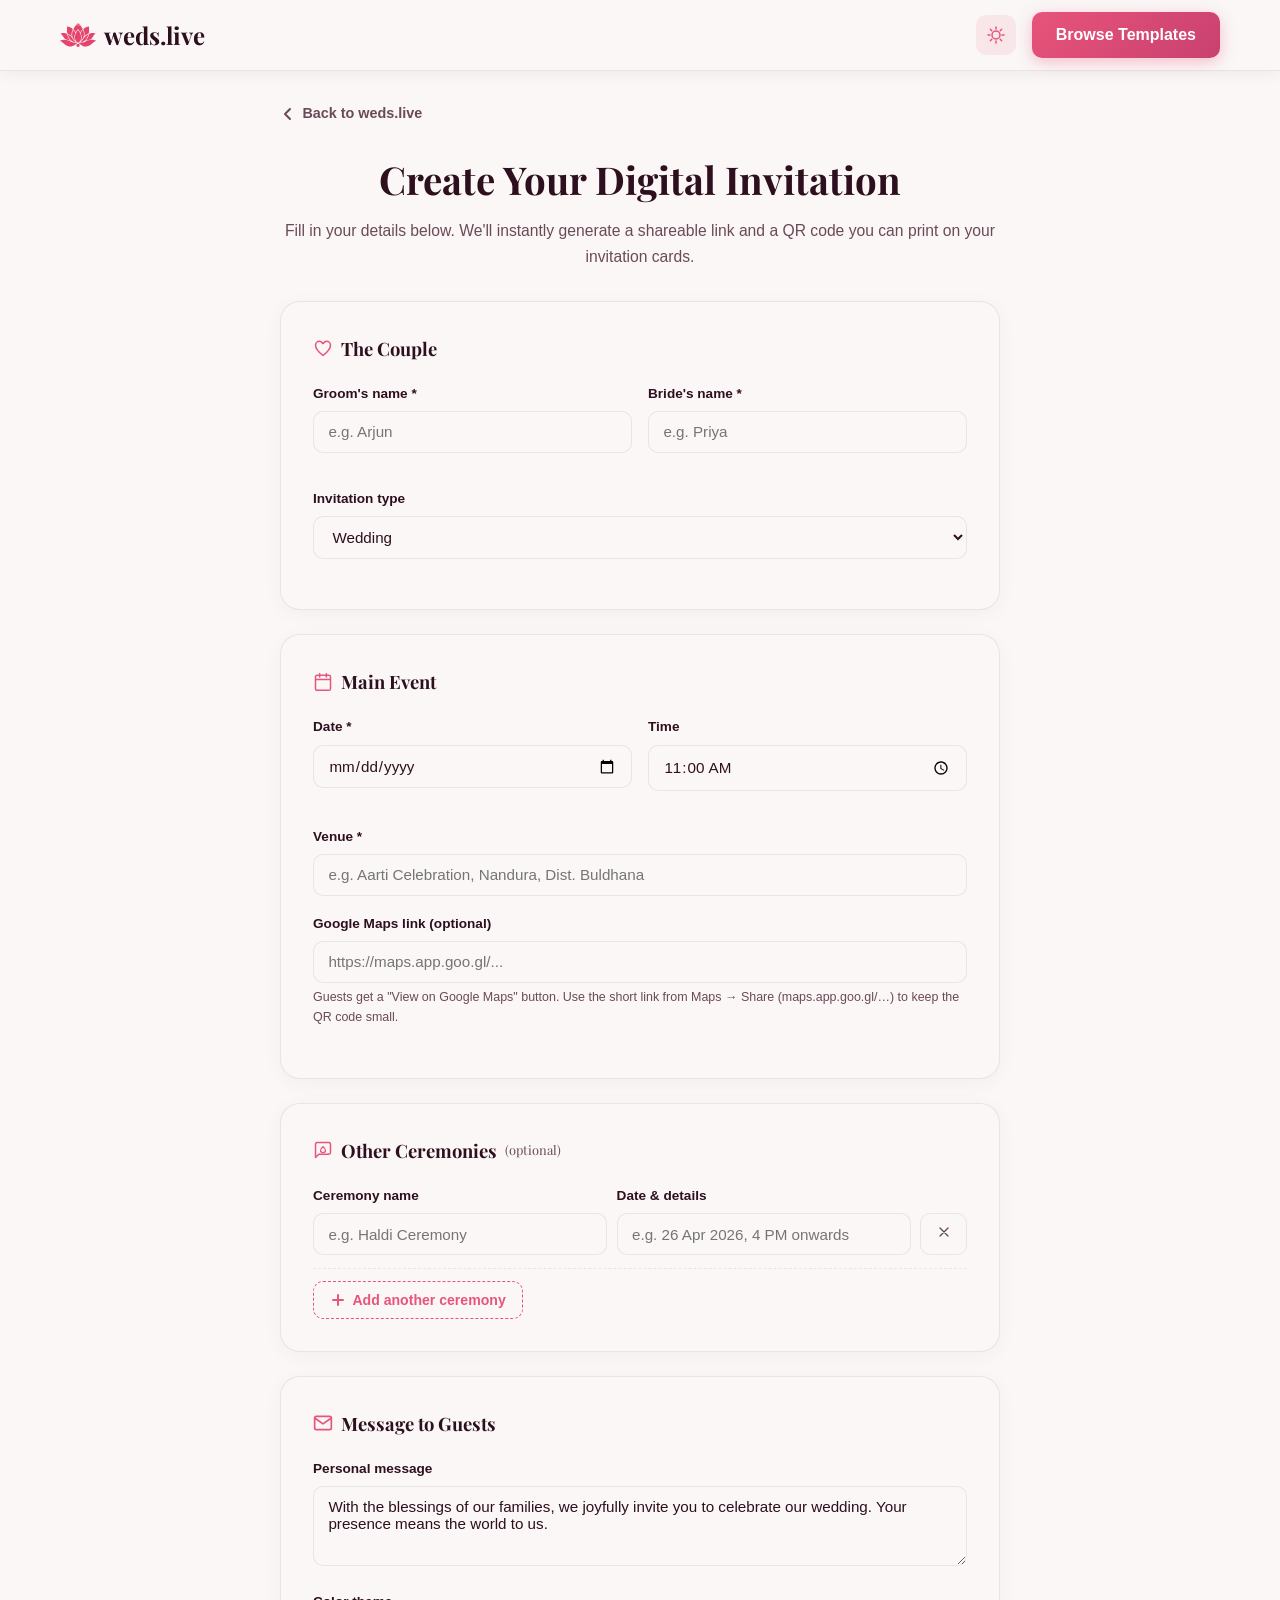
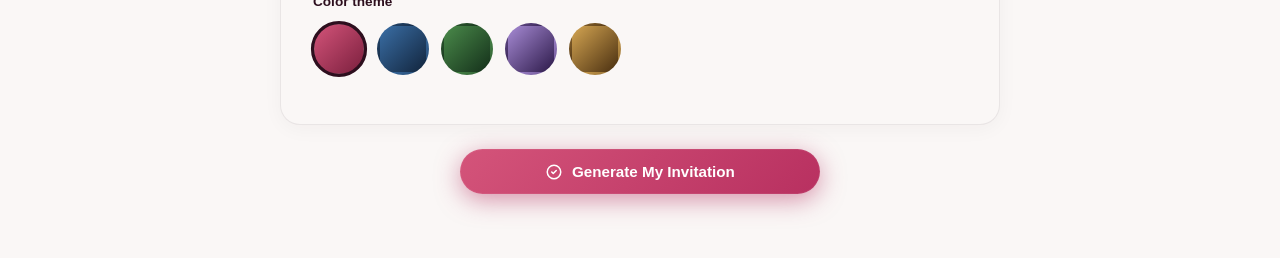
<file: create.html>
<!DOCTYPE html>
<html lang="en">
<head>
    <meta charset="UTF-8">
    <meta name="viewport" content="width=device-width, initial-scale=1.0">
    <title>Create Your Digital Invitation — weds.live</title>
    <meta name="description" content="Fill in your wedding or engagement details and get an instant shareable link and QR code for your guests — free, no signup.">
    <meta name="robots" content="noindex, follow">
    <link rel="canonical" href="https://weds.live/create.html">

    <link rel="icon" type="image/svg+xml" href="lotus-logo.svg">
    <link rel="apple-touch-icon" href="lotus-logo.svg">

    <link rel="preconnect" href="https://fonts.googleapis.com">
    <link rel="preconnect" href="https://fonts.gstatic.com" crossorigin>
    <link href="https://fonts.googleapis.com/css2?family=Great+Vibes&family=Playfair+Display:wght@300;400;500;600;700&display=swap" rel="stylesheet">

    <link rel="stylesheet" href="styles.css?v=34">
    <link rel="stylesheet" href="assets/css/invite.css?v=2">

    <script src="assets/vendor/qrcode.min.js" defer></script>
    <script src="assets/js/invite-codec.js?v=2" defer></script>
    <script src="script.js?v=3" defer></script>
    <script src="assets/js/create.js?v=2" defer></script>
</head>
<body>
    <script>try{if(localStorage.getItem('theme')==='dark')document.body.classList.add('dark-mode');}catch(e){}</script>

    <a class="skip-link" href="#main-content">Skip to content</a>

    <!-- Reuse the main site navbar so the builder feels part of weds.live -->
    <nav class="navbar">
        <div class="nav-container">
            <div class="nav-logo">
                <a href="index.html">
                    <img src="lotus-logo.svg" alt="weds.live logo" class="nav-logo-img" />
                    <span>weds.live</span>
                </a>
            </div>
            <div class="nav-actions">
                <button class="theme-toggle" aria-label="Toggle dark mode" aria-pressed="false">
                    <svg class="sun-icon" width="20" height="20" viewBox="0 0 20 20" fill="none" aria-hidden="true">
                        <circle cx="10" cy="10" r="4" stroke="currentColor" stroke-width="1.5"/>
                        <path d="M10 2V4M10 16V18M18 10H16M4 10H2M15.66 4.34L14.24 5.76M5.76 14.24L4.34 15.66M15.66 15.66L14.24 14.24M5.76 5.76L4.34 4.34" stroke="currentColor" stroke-width="1.5" stroke-linecap="round"/>
                    </svg>
                    <svg class="moon-icon" width="20" height="20" viewBox="0 0 20 20" fill="none" aria-hidden="true">
                        <path d="M17 10.5C16 14.5 12.5 17 8.5 17C5 17 2 14 2 10.5C2 6.5 4.5 3 8.5 3C8.83 3 9.15 3.03 9.47 3.09C8.55 4.24 8 5.68 8 7.25C8 10.98 11.02 14 14.75 14C15.58 14 16.37 13.85 17.1 13.57C17.03 13.88 17 14.19 17 14.5V10.5Z" stroke="currentColor" stroke-width="1.5" stroke-linejoin="round"/>
                    </svg>
                </button>
                <a href="index.html#templates" class="nav-cta">Browse Templates</a>
            </div>
        </div>
    </nav>

    <main id="main-content" class="builder-page">
        <div class="builder-container">

            <a href="index.html" class="builder-back">
                <svg width="16" height="16" viewBox="0 0 16 16" fill="none" aria-hidden="true">
                    <path d="M10 3L5 8L10 13" stroke="currentColor" stroke-width="2" stroke-linecap="round" stroke-linejoin="round"/>
                </svg>
                Back to weds.live
            </a>

            <div class="builder-header">
                <h1>Create Your Digital Invitation</h1>
                <p>Fill in your details below. We'll instantly generate a shareable link and a QR code you can print on your invitation cards.</p>
            </div>

            <form id="invite-form" novalidate>

                <!-- Couple details -->
                <div class="builder-card">
                    <h2 class="builder-section-title">
                        <svg width="20" height="20" viewBox="0 0 24 24" fill="none" aria-hidden="true">
                            <path d="M12 21C12 21 3 14.5 3 8.5C3 6 5 4 7.5 4C9.2 4 10.7 5 11.5 6.3C11.7 6.6 12.3 6.6 12.5 6.3C13.3 5 14.8 4 16.5 4C19 4 21 6 21 8.5C21 14.5 12 21 12 21Z" stroke="currentColor" stroke-width="1.8" stroke-linejoin="round"/>
                        </svg>
                        The Couple
                    </h2>

                    <div class="form-row">
                        <div class="form-group">
                            <label for="groomName">Groom's name *</label>
                            <input type="text" id="groomName" class="form-control" maxlength="40" required autocomplete="off" placeholder="e.g. Arjun">
                            <span class="error-text">Please enter the groom's name.</span>
                        </div>
                        <div class="form-group">
                            <label for="brideName">Bride's name *</label>
                            <input type="text" id="brideName" class="form-control" maxlength="40" required autocomplete="off" placeholder="e.g. Priya">
                            <span class="error-text">Please enter the bride's name.</span>
                        </div>
                    </div>

                    <div class="form-group">
                        <label for="inviteType">Invitation type</label>
                        <select id="inviteType" class="form-control">
                            <option value="wedding">Wedding</option>
                            <option value="engagement">Engagement</option>
                        </select>
                    </div>
                </div>

                <!-- Date & venue -->
                <div class="builder-card">
                    <h2 class="builder-section-title">
                        <svg width="20" height="20" viewBox="0 0 24 24" fill="none" aria-hidden="true">
                            <rect x="3" y="4" width="18" height="18" rx="2" stroke="currentColor" stroke-width="1.8"/>
                            <path d="M3 9H21" stroke="currentColor" stroke-width="1.8"/>
                            <path d="M8 2V6M16 2V6" stroke="currentColor" stroke-width="1.8" stroke-linecap="round"/>
                        </svg>
                        Main Event
                    </h2>

                    <div class="form-row">
                        <div class="form-group">
                            <label for="mainDate">Date *</label>
                            <input type="date" id="mainDate" class="form-control" required>
                            <span class="error-text">Please choose the date.</span>
                        </div>
                        <div class="form-group">
                            <label for="mainTime">Time</label>
                            <input type="time" id="mainTime" class="form-control" value="11:00">
                        </div>
                    </div>

                    <div class="form-group">
                        <label for="venue">Venue *</label>
                        <input type="text" id="venue" class="form-control" maxlength="120" required placeholder="e.g. Aarti Celebration, Nandura, Dist. Buldhana">
                        <span class="error-text">Please enter the venue.</span>
                    </div>

                    <div class="form-group">
                        <label for="mapUrl">Google Maps link (optional)</label>
                        <input type="url" id="mapUrl" class="form-control" inputmode="url" maxlength="300" placeholder="https://maps.app.goo.gl/...">
                        <span class="hint">Guests get a "View on Google Maps" button. Use the short link from Maps → Share (maps.app.goo.gl/…) to keep the QR code small.</span>
                        <span class="error-text">Please paste a full web link, e.g. https://maps.app.goo.gl/…</span>
                    </div>
                </div>

                <!-- Extra events -->
                <div class="builder-card">
                    <h2 class="builder-section-title">
                        <svg width="20" height="20" viewBox="0 0 24 24" fill="none" aria-hidden="true">
                            <path d="M12 8C12 8 9 10.5 9 12.5C9 13.9 10.3 15 12 15C13.7 15 15 13.9 15 12.5C15 10.5 12 8 12 8Z" stroke="currentColor" stroke-width="1.5"/>
                            <path d="M21 15C21 16.1 20.1 17 19 17H7L3 21V5C3 3.9 3.9 3 5 3H19C20.1 3 21 3.9 21 5V15Z" stroke="currentColor" stroke-width="1.8" stroke-linejoin="round"/>
                        </svg>
                        Other Ceremonies <span style="font-weight:400;font-size:0.8rem;color:var(--text-light);">(optional)</span>
                    </h2>

                    <div id="events-list"></div>

                    <button type="button" class="add-event-btn" id="add-event-btn">
                        <svg width="16" height="16" viewBox="0 0 16 16" fill="none" aria-hidden="true">
                            <path d="M8 3V13M3 8H13" stroke="currentColor" stroke-width="2" stroke-linecap="round"/>
                        </svg>
                        Add another ceremony
                    </button>
                </div>

                <!-- Message & theme -->
                <div class="builder-card">
                    <h2 class="builder-section-title">
                        <svg width="20" height="20" viewBox="0 0 24 24" fill="none" aria-hidden="true">
                            <path d="M20 4H4C2.9 4 2 4.9 2 6V18C2 19.1 2.9 20 4 20H20C21.1 20 22 19.1 22 18V6C22 4.9 21.1 4 20 4Z" stroke="currentColor" stroke-width="2" stroke-linejoin="round"/>
                            <path d="M2 6L12 13L22 6" stroke="currentColor" stroke-width="2" stroke-linecap="round" stroke-linejoin="round"/>
                        </svg>
                        Message to Guests
                    </h2>

                    <div class="form-group">
                        <label for="message">Personal message</label>
                        <textarea id="message" class="form-control" maxlength="400" placeholder="With the blessings of our families, we invite you to celebrate our wedding...">With the blessings of our families, we joyfully invite you to celebrate our wedding. Your presence means the world to us.</textarea>
                    </div>

                    <fieldset class="theme-fieldset">
                        <legend>Color theme</legend>
                        <div class="theme-swatches" id="theme-swatches">
                            <label class="theme-swatch active" title="Midnight Rose" style="background: linear-gradient(135deg, #d4547a, #7a1f3d);">
                                <input type="radio" name="theme" value="rose" aria-label="Midnight Rose" checked>
                            </label>
                            <label class="theme-swatch" title="Royal Blue" style="background: linear-gradient(135deg, #3a6ea5, #12253d);">
                                <input type="radio" name="theme" value="royal" aria-label="Royal Blue">
                            </label>
                            <label class="theme-swatch" title="Garden Green" style="background: linear-gradient(135deg, #4a8a4a, #14301a);">
                                <input type="radio" name="theme" value="garden" aria-label="Garden Green">
                            </label>
                            <label class="theme-swatch" title="Lavender Dream" style="background: linear-gradient(135deg, #a68ad4, #2d1a4a);">
                                <input type="radio" name="theme" value="lavender" aria-label="Lavender Dream">
                            </label>
                            <label class="theme-swatch" title="Golden Hour" style="background: linear-gradient(135deg, #d4a552, #4a2f10);">
                                <input type="radio" name="theme" value="golden" aria-label="Golden Hour">
                            </label>
                        </div>
                    </fieldset>
                </div>

                <div class="builder-actions">
                    <button type="submit" class="btn btn-primary">
                        <svg width="18" height="18" viewBox="0 0 24 24" fill="none" aria-hidden="true">
                            <path d="M9 12L11 14L15 10" stroke="currentColor" stroke-width="2" stroke-linecap="round" stroke-linejoin="round"/>
                            <circle cx="12" cy="12" r="9" stroke="currentColor" stroke-width="2"/>
                        </svg>
                        Generate My Invitation
                    </button>
                </div>
            </form>

            <!-- Result panel: hidden until the form is submitted -->
            <div class="builder-card result-card" id="result-panel" style="display:none;" tabindex="-1">
                <div class="result-icon">
                    <svg width="28" height="28" viewBox="0 0 24 24" fill="none" aria-hidden="true">
                        <path d="M9 12L11 14L15 10" stroke="currentColor" stroke-width="2.5" stroke-linecap="round" stroke-linejoin="round"/>
                        <circle cx="12" cy="12" r="9" stroke="currentColor" stroke-width="2.5"/>
                    </svg>
                </div>
                <h2 class="builder-section-title" style="justify-content:center;">Your invitation is ready! 🎉</h2>
                <p style="color:var(--text-light); font-size:0.92rem;">Share this link with your guests, or print the QR code on your invitation cards.</p>

                <div class="result-url-box">
                    <label for="result-url" class="visually-hidden">Your invitation link</label>
                    <input type="text" id="result-url" readonly>
                    <button type="button" class="result-copy-btn" id="copy-link-btn">Copy Link</button>
                </div>

                <div id="qr-canvas-wrap"></div>
                <p class="qr-caption" id="qr-caption">Guests scan this code to open your digital invitation instantly.</p>
                <p class="qr-note qr-note-warn" id="qr-local-warning" role="status" hidden></p>
                <p class="qr-note qr-note-error" id="qr-error" role="alert" hidden></p>

                <div class="result-actions">
                    <a href="#" target="_blank" rel="noopener" class="btn btn-primary" id="preview-invite-btn">
                        <svg width="16" height="16" viewBox="0 0 24 24" fill="none" aria-hidden="true"><path d="M2 12s3.5-7 10-7 10 7 10 7-3.5 7-10 7-10-7-10-7Z" stroke="currentColor" stroke-width="2"/><circle cx="12" cy="12" r="3" stroke="currentColor" stroke-width="2"/></svg>
                        Preview Invitation
                    </a>
                    <button type="button" class="btn btn-outline-dark" id="download-qr-btn">
                        <svg width="16" height="16" viewBox="0 0 24 24" fill="none" aria-hidden="true"><path d="M12 3v12m0 0-4-4m4 4 4-4M5 21h14" stroke="currentColor" stroke-width="2" stroke-linecap="round" stroke-linejoin="round"/></svg>
                        Download QR for Print
                    </button>
                    <button type="button" class="btn btn-outline-dark" id="whatsapp-share-btn">
                        <svg width="16" height="16" viewBox="0 0 24 24" fill="currentColor" aria-hidden="true"><path d="M17.5 14.4c-.3-.1-1.6-.8-1.9-.9-.2-.1-.4-.1-.6.1-.2.2-.6.9-.8 1.1-.1.2-.3.2-.5.1-1.4-.7-2.3-1.2-3.3-2.8-.2-.3 0-.5.2-.7.2-.2.5-.5.6-.7.1-.2 0-.4 0-.6-.1-.2-.6-1.5-.8-2-.2-.5-.4-.5-.6-.5h-.5c-.2 0-.5.1-.7.3-.2.2-.9.9-.9 2.1 0 1.2.9 2.4 1 2.6.1.2 1.8 2.8 4.4 3.9 2.1.9 2.5.7 3-.2.2-.4.6-1.3.6-1.5s-.1-.3-.2-.4Z"/><path d="M12 2a10 10 0 0 0-8.6 15.1L2 22l5-1.3A10 10 0 1 0 12 2Z" stroke="currentColor" stroke-width="0.5"/></svg>
                        Share on WhatsApp
                    </button>
                </div>
            </div>

        </div>
    </main>
</body>
</html>
</file>
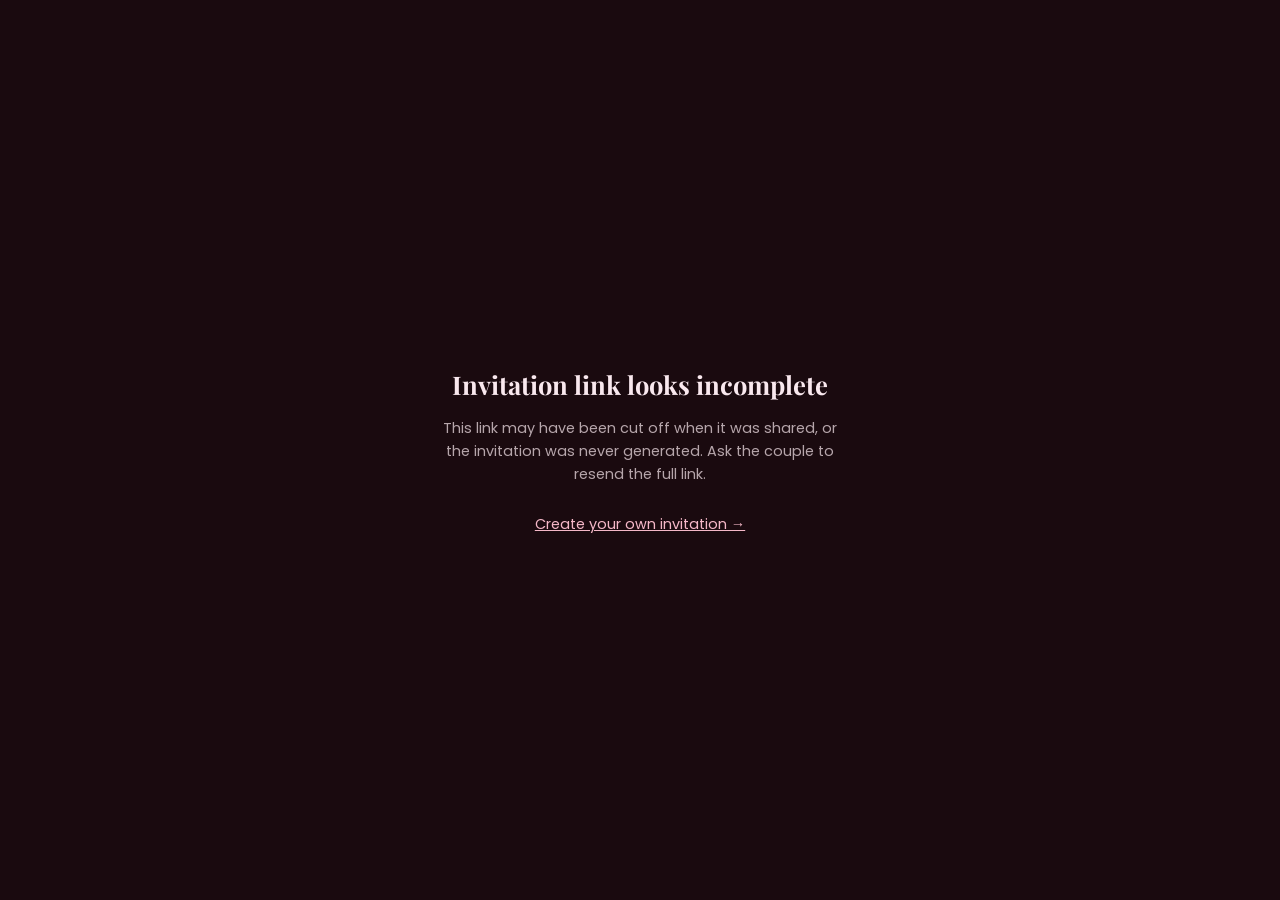
<file: invite.html>
<!DOCTYPE html>
<html lang="en">
<head>
    <meta charset="UTF-8">
    <meta name="viewport" content="width=device-width, initial-scale=1.0">
    <title>You're Invited! — weds.live</title>
    <meta name="robots" content="noindex, nofollow">
    <meta name="theme-color" content="#1a0a0f">
    <link rel="icon" type="image/svg+xml" href="lotus-logo.svg">

    <link rel="preconnect" href="https://fonts.googleapis.com">
    <link rel="preconnect" href="https://fonts.gstatic.com" crossorigin>
    <link href="https://fonts.googleapis.com/css2?family=Great+Vibes&family=Playfair+Display:wght@400;500;600;700&family=Poppins:wght@400;500&display=swap" rel="stylesheet">

    <link rel="stylesheet" href="styles.css?v=34">
    <link rel="stylesheet" href="assets/css/invite.css?v=2">

    <script src="assets/js/invite-codec.js?v=2" defer></script>
    <script src="assets/js/invite-view.js?v=2" defer></script>
</head>
<body class="invite-body" id="invite-body">

    <div id="invite-root">
        <!-- Filled in by invite-view.js. If the link is invalid/incomplete
             a friendly "not found" message is shown instead. -->
        <div class="invite-notfound">
            <div>
                <h1 style="font-family:'Playfair Display', serif; font-size:1.6rem; margin-bottom:0.75rem;">Loading your invitation…</h1>
                <p style="opacity:0.7; font-family:'Poppins', sans-serif; font-size:0.9rem;">If this takes more than a moment, the link may be incomplete.</p>
            </div>
        </div>
    </div>

</body>
</html>
</file>
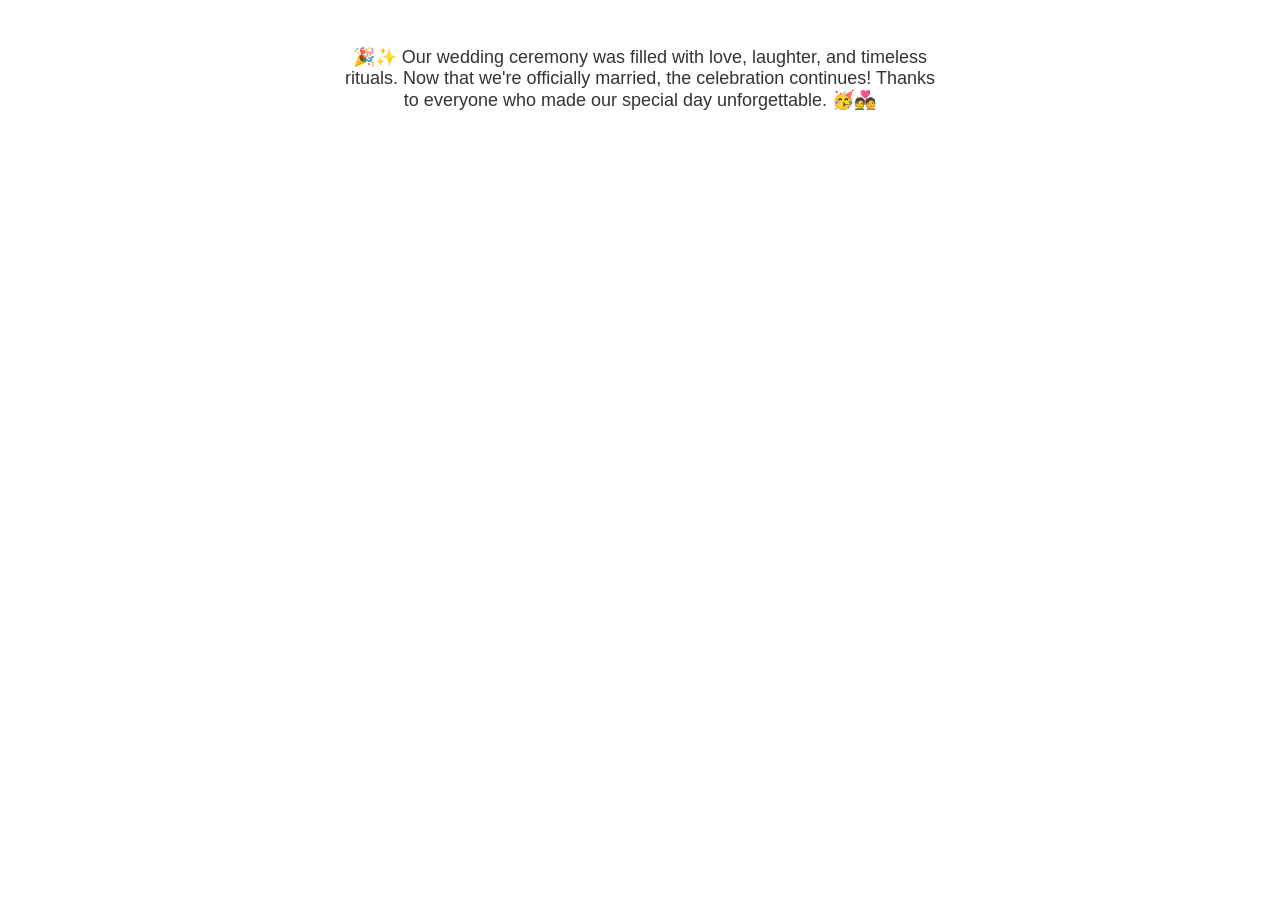
<file: template1/index_after_marriage.html>
<!DOCTYPE html>
<html lang="en">
<head>
  <meta charset="UTF-8">
  <meta name="viewport" content="width=device-width, initial-scale=1.0">
  <title>Our Wedding Celebration!</title>
  <style>
    body {
      font-family: Arial, sans-serif;
      text-align: center;
    }
    .container {
      max-width: 600px;
      margin: 0 auto;
      padding: 20px;
    }
    h1 {
      color: #ff6f61;
    }
    p {
      color: #333;
      font-size: 18px;
      margin-bottom: 20px;
    }
    .emojis {
      font-size: 24px;
    }
  </style>
</head>
<body>
  <div class="container">
    <p>🎉✨ Our wedding ceremony was filled with love, laughter, and timeless rituals. Now that we're officially married, the celebration continues! Thanks to everyone who made our special day unforgettable. 🥳💑</p>
  </div>
</body>
</html>
</file>
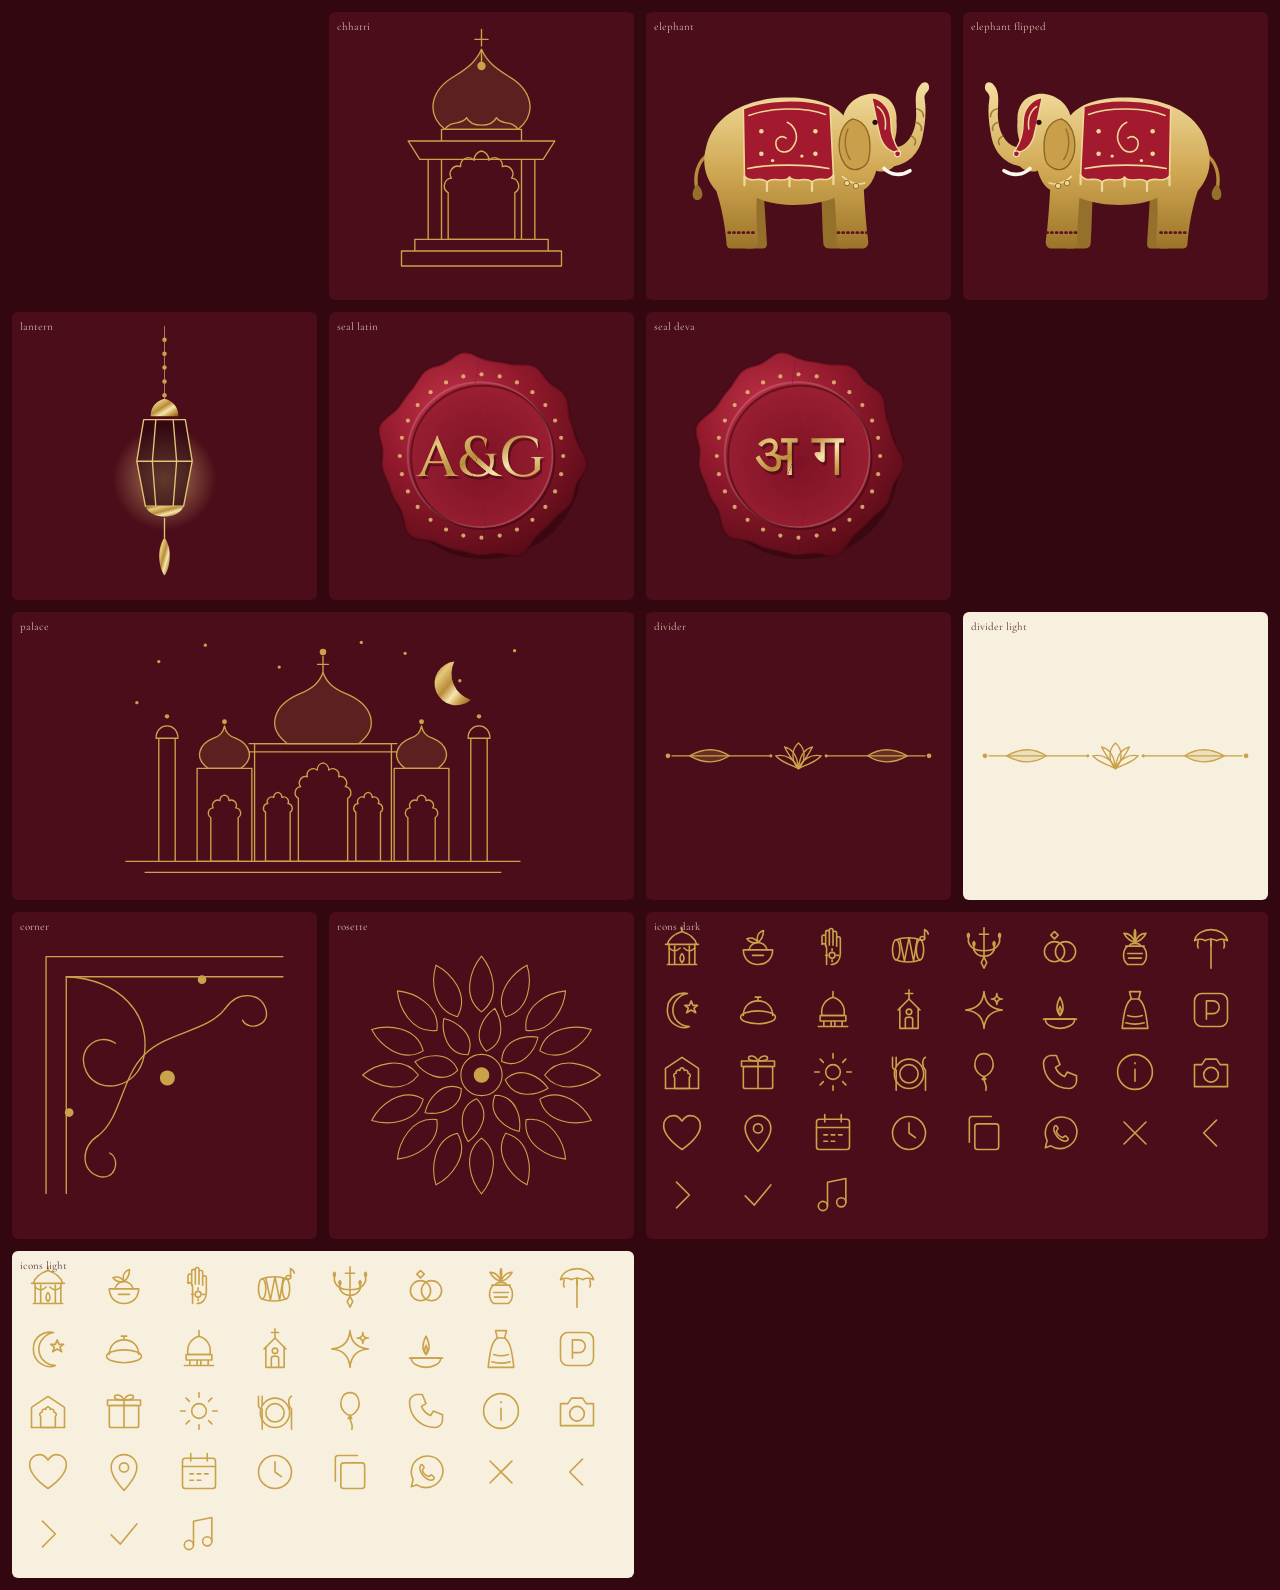
<file: rajwada-template/dev/rajwada-art.html>
<!DOCTYPE html>
<html lang="en">
<head>
<meta charset="UTF-8">
<meta name="viewport" content="width=device-width, initial-scale=1">
<title>Rajwada art sheet (dev)</title>
<link rel="stylesheet" href="https://fonts.googleapis.com/css2?family=Cinzel:wght@500&family=Cormorant+Garamond:ital,wght@0,500;1,500&display=swap">
<link rel="stylesheet" href="../invitations/templates/rajwada/rajwada.css">
<style>
    body { margin: 0; background: #2a060d; font: 14px/1.4 system-ui; color: #f3e6c8; }
    .sheet { display: grid; grid-template-columns: repeat(4, 1fr); gap: 12px; padding: 12px; }
    .cell { background: #4b0d19; padding: 14px; border-radius: 6px; display: grid; place-items: center; min-height: 220px; position: relative; }
    .cell.light { background: #f8f0de; color: #3a0a12; }
    .cell > b { position: absolute; top: 6px; left: 8px; font-weight: 500; font-size: 11px; opacity: .7; }
    .cell svg { width: 100%; max-height: 260px; }
    .icons { display: grid; grid-template-columns: repeat(8, 1fr); gap: 10px; width: 100%; }
    .icons svg { width: 44px; height: 44px; }
    .wide { grid-column: span 2; }
    .tall { min-height: 520px; }
    .cell.frames svg { max-height: none; width: auto; }
</style>
</head>
<body class="rj">
<div id="out" class="sheet"></div>
<script src="../invitations/core/js/foundation/core.js"></script>
<script src="../invitations/templates/rajwada/rajwada-art.js"></script>
<script src="art-sheet.js"></script>
</body>
</html>
</file>
<file: rajwada-template/invitations/core/css/wl-base.css>
/* ==========================================================================
   weds.live invitation engine · shared base styles
   Structure, accessibility and motion plumbing only. Every visual decision
   (colour, type, spacing, art) belongs to the template stylesheet.
   ========================================================================== */

*, *::before, *::after { box-sizing: border-box; }

html {
    -webkit-text-size-adjust: 100%;
    text-size-adjust: 100%;
    -webkit-tap-highlight-color: transparent;
    scroll-padding-top: 1rem;
}

body {
    margin: 0;
    min-height: 100vh;
    min-height: 100svh;
    overflow-x: hidden;
    text-rendering: optimizeLegibility;
    -webkit-font-smoothing: antialiased;
}

img, svg, video, iframe { display: block; max-width: 100%; }
img { height: auto; }
svg { overflow: visible; }
button, input, select, textarea { font: inherit; color: inherit; }
button { cursor: pointer; }
p, h1, h2, h3, h4, figure, blockquote, dl, dd { margin: 0; }
ul, ol { margin: 0; padding: 0; list-style: none; }
fieldset { margin: 0; padding: 0; border: 0; min-width: 0; }
legend { padding: 0; }
[hidden] { display: none !important; }

/* No horizontal scroll from decorative overflow, without breaking position:sticky */
.wl-main { overflow-x: clip; }
@supports not (overflow: clip) { .wl-main { overflow-x: hidden; } }
.wl-main:focus { outline: none; }

.wl-sr-only {
    position: absolute !important;
    width: 1px; height: 1px;
    padding: 0; margin: -1px;
    overflow: hidden;
    clip: rect(0 0 0 0);
    clip-path: inset(50%);
    white-space: nowrap;
    border: 0;
}

:focus-visible {
    outline: 2px solid var(--wl-focus, currentColor);
    outline-offset: 3px;
}

html.wl-locked,
html.wl-locked body { overflow: hidden; overscroll-behavior: none; }

/* Inline SVG defs (gradients, clip paths) must stay renderable: never display:none */
.wl-defs { position: absolute; width: 0; height: 0; overflow: hidden; pointer-events: none; }

/* Decorative art never captures taps meant for content */
.wl-art, [data-art] { pointer-events: none; user-select: none; }

/* ---------- Loader ---------- */

.wl-loader {
    position: fixed;
    inset: 0;
    z-index: 100;
    display: grid;
    place-items: center;
    transition: opacity .6s ease, visibility .6s;
}
.wl-loader.is-done { opacity: 0; visibility: hidden; }

/* ---------- Reveal on scroll (only when JS + motion are on) ---------- */

.wl-motion [data-reveal] {
    transition:
        opacity var(--wl-reveal-duration, .9s) var(--wl-ease, cubic-bezier(.22, .61, .36, 1)) var(--wl-delay, 0ms),
        transform var(--wl-reveal-duration, .9s) var(--wl-ease, cubic-bezier(.22, .61, .36, 1)) var(--wl-delay, 0ms);
}
.wl-motion [data-reveal]:not(.is-in) { opacity: 0; transform: translate3d(0, var(--wl-reveal-y, 22px), 0); }
.wl-motion [data-reveal="fade"]:not(.is-in) { transform: none; }
.wl-motion [data-reveal="scale"]:not(.is-in) { transform: scale(.94); }
.wl-motion [data-reveal="left"]:not(.is-in) { transform: translate3d(-28px, 0, 0); }
.wl-motion [data-reveal="right"]:not(.is-in) { transform: translate3d(28px, 0, 0); }

/* data-reveal="draw": .wl-draw strokes inside draw themselves (give them pathLength="1") */
.wl-motion [data-reveal="draw"]:not(.is-in) { transform: none; }
.wl-motion [data-reveal="draw"] .wl-draw {
    stroke-dasharray: 1;
    stroke-dashoffset: 1;
    transition: stroke-dashoffset 2.2s var(--wl-ease, ease) var(--wl-delay, 0ms);
}
.wl-motion [data-reveal="draw"].is-in .wl-draw { stroke-dashoffset: 0; }

/* Deep links render every section first so the jump lands exactly */
.wl-cv-off [data-section] { content-visibility: visible !important; }

/* Looping decoration pauses while off screen */
[data-inview]:not(.is-visible) .wl-loop,
[data-inview]:not(.is-visible).wl-loop { animation-play-state: paused !important; }

/* ---------- Reduced motion ---------- */

@media (prefers-reduced-motion: reduce) {
    *, *::before, *::after {
        animation-duration: .01ms !important;
        animation-iteration-count: 1 !important;
        transition-duration: .01ms !important;
        scroll-behavior: auto !important;
    }
}
html.wl-reduced *, html.wl-reduced *::before, html.wl-reduced *::after {
    animation-duration: .01ms !important;
    animation-iteration-count: 1 !important;
    transition-duration: .01ms !important;
}

/* ---------- Buttons (structure only) ---------- */

.wl-btn {
    display: inline-flex;
    align-items: center;
    justify-content: center;
    gap: .5em;
    min-height: 44px;
    padding: .6em 1.2em;
    border: 1px solid currentColor;
    border-radius: 999px;
    background: none;
    text-decoration: none;
    line-height: 1.2;
    white-space: nowrap;
}
.wl-btn svg { width: 1.15em; height: 1.15em; flex: none; }
.wl-btn--icon { width: 44px; padding: 0; }
.wl-btn[disabled] { opacity: .6; cursor: progress; }
.wl-actions { display: flex; flex-wrap: wrap; gap: .75rem; justify-content: center; }

/* ---------- Shared component structure ---------- */

.wl-meta { display: grid; gap: .45rem; }
.wl-meta__row { display: flex; gap: .6rem; align-items: flex-start; }
.wl-meta__label { flex: none; display: flex; }
.wl-meta__label svg { width: 1.15em; height: 1.15em; margin-top: .2em; }
.wl-meta__value { min-width: 0; overflow-wrap: anywhere; }
.wl-swatches { display: inline-flex; gap: .3rem; vertical-align: middle; margin-inline-start: .4rem; }
.wl-swatch { display: inline-block; width: .9em; height: .9em; border-radius: 50%; box-shadow: 0 0 0 1px rgba(0,0,0,.15) inset; }

.wl-cal { position: relative; display: inline-block; }
.wl-cal__menu {
    position: absolute;
    z-index: 20;
    left: 50%;
    top: calc(100% + 8px);
    transform: translateX(-50%);
    min-width: 230px;
    display: grid;
    padding: .4rem;
}
.wl-cal__item {
    display: flex;
    align-items: center;
    min-height: 44px;
    padding: .5rem .9rem;
    border: 0;
    background: none;
    text-align: left;
    text-decoration: none;
    white-space: nowrap;
}

.wl-map { position: relative; overflow: hidden; }
.wl-map__show { position: absolute; left: 50%; bottom: 1rem; transform: translateX(-50%); }
.wl-map__frame { position: absolute; inset: 0; width: 100%; height: 100%; border: 0; }
.wl-map.is-loaded .wl-map__art { visibility: hidden; }

.wl-gallery__open { display: block; width: 100%; padding: 0; border: 0; background: none; }
.wl-gallery__img { width: 100%; height: 100%; object-fit: cover; }

.wl-lightbox {
    width: 100vw;
    max-width: 100vw;
    height: 100vh;
    height: 100dvh;
    max-height: 100dvh;
    margin: 0;
    padding: 0;
    border: 0;
    overflow: hidden;
}
.wl-lightbox::backdrop { background: rgba(0, 0, 0, .86); }
.wl-lightbox__stage { position: absolute; inset: 0; display: grid; place-items: center; padding: 4.5rem 1rem 5.5rem; }
.wl-lightbox__figure { display: grid; justify-items: center; gap: .9rem; max-width: 100%; max-height: 100%; }
.wl-lightbox__img { max-width: min(92vw, 1100px); max-height: calc(100dvh - 11rem); width: auto; height: auto; object-fit: contain; }
.wl-lightbox__btn { position: absolute; display: grid; place-items: center; width: 48px; height: 48px; border: 0; border-radius: 50%; }
.wl-lightbox__close { top: max(1rem, env(safe-area-inset-top)); right: 1rem; }
.wl-lightbox__prev, .wl-lightbox__next { bottom: max(1.25rem, env(safe-area-inset-bottom)); }
.wl-lightbox__prev { left: calc(50% - 64px); }
.wl-lightbox__next { left: calc(50% + 16px); }
.wl-lightbox__counter { position: absolute; top: max(1.6rem, env(safe-area-inset-top)); left: 1.25rem; }
.wl-lightbox__figure { transition: opacity .35s ease, transform .45s var(--wl-ease, ease); }
.wl-lightbox__figure:not(.is-in) { opacity: 0; transform: scale(.97); }
.wl-lightbox__figure.is-from-right:not(.is-in) { transform: translate3d(36px, 0, 0); }
.wl-lightbox__figure.is-from-left:not(.is-in) { transform: translate3d(-36px, 0, 0); }

.wl-hp { position: absolute !important; left: -9999px; width: 1px; height: 1px; overflow: hidden; }
.wl-field { display: grid; gap: .45rem; }
.wl-input { width: 100%; min-height: 46px; }
.wl-input--area { min-height: 96px; resize: vertical; }
.wl-choice__options, .wl-chips__list { display: flex; flex-wrap: wrap; gap: .6rem; }
.wl-choice__option, .wl-chip { position: relative; cursor: pointer; }
.wl-choice__option input, .wl-chip input { position: absolute; opacity: 0; inset: 0; margin: 0; cursor: pointer; }
.wl-stepper__row { display: flex; align-items: stretch; gap: .5rem; }
.wl-stepper__btn { width: 46px; min-height: 46px; flex: none; }
.wl-stepper__input { text-align: center; max-width: 5.5rem; -moz-appearance: textfield; appearance: textfield; }
.wl-stepper__input::-webkit-outer-spin-button,
.wl-stepper__input::-webkit-inner-spin-button { -webkit-appearance: none; margin: 0; }

.wl-music { position: fixed; z-index: 40; }
.wl-music__hint { pointer-events: none; }

.wl-notfound {
    min-height: 100svh;
    display: grid;
    place-content: center;
    justify-items: center;
    gap: 1rem;
    padding: 2rem;
    text-align: center;
}
.wl-notfound__body { max-width: 32rem; }

@media (forced-colors: active) {
    .wl-gold-text { color: CanvasText !important; background: none !important; -webkit-text-fill-color: CanvasText !important; }
}

@media print {
    .wl-loader, .wl-music, .wl-lang, [data-wl-envelope] { display: none !important; }
    [data-reveal] { opacity: 1 !important; transform: none !important; }
}
</file>
<file: rajwada-template/invitations/templates/rajwada/rajwada.css>
/* ==========================================================================
   Rajwada · Royal Indian wedding
   Maroon palace nights, gold leaf, ivory parchment.
   Type: Cormorant Garamond (text), Cinzel (inscriptions), Pinyon Script
   (flourish), Tiro Devanagari Marathi / Hindi (Devanagari).
   ========================================================================== */

.rj {
    --rj-maroon-950: #22040b;
    --rj-maroon-900: #33070f;
    --rj-maroon-800: #4b0d19;
    --rj-maroon-700: #5e1322;
    --rj-maroon-600: #761a2c;
    --rj-kumkum: #a3192e;
    --rj-gold-200: #f6e7b8;
    --rj-gold-300: #f0d898;
    --rj-gold-400: #e3c47a;
    --rj-gold-500: #c9a24a;
    --rj-gold-600: #a67f2e;
    --rj-gold-700: #7a5718;
    --rj-ivory-50: #fdf9f0;
    --rj-ivory-100: #f8f0de;
    --rj-ivory-200: #efe2c6;
    --rj-ivory-300: #e3d0aa;
    --rj-ink: #3a0a12;
    --rj-ink-soft: #6b3a3f;
    --rj-on-dark: #f6ead2;
    --rj-on-dark-soft: #dccbab;

    --rj-serif: 'Cormorant Garamond', 'Tiro Devanagari Marathi', 'Tiro Devanagari Hindi', Georgia, serif;
    --rj-caps: 'Cinzel', 'Cormorant Garamond', 'Tiro Devanagari Marathi', Georgia, serif;
    --rj-script: 'Pinyon Script', 'Tiro Devanagari Marathi', cursive;
    --rj-deva: 'Tiro Devanagari Marathi', 'Tiro Devanagari Hindi', 'Noto Serif Devanagari', 'Nirmala UI', serif;
    --wl-ease: cubic-bezier(.22, .61, .36, 1);
    --wl-focus: var(--rj-gold-400);

    margin: 0;
    background: var(--rj-maroon-900);
    color: var(--rj-on-dark);
    font-family: var(--rj-serif);
    font-size: 100%;
    font-weight: 500;
    line-height: 1.55;
    /* No faux italic / bold: Devanagari falls back to Tiro, which ships one weight */
    font-synthesis: none;
}
.rj-noscript { min-height: 100vh; display: grid; place-items: center; padding: 2rem; text-align: center; font-size: 1.3rem; color: var(--rj-gold-300); }
.rj:lang(hi) { --rj-deva: 'Tiro Devanagari Hindi', 'Tiro Devanagari Marathi', 'Noto Serif Devanagari', 'Nirmala UI', serif; }
/* English pages never download the Devanagari web font: stray Devanagari
   (the ॥ of an invocation, the language names) uses the phone's own font. */
html[data-wl-lang="en"] .rj {
    --rj-serif: 'Cormorant Garamond', Georgia, serif;
    --rj-caps: 'Cinzel', 'Cormorant Garamond', Georgia, serif;
    --rj-script: 'Pinyon Script', 'Cormorant Garamond', cursive;
    --rj-deva: 'Cormorant Garamond', 'Noto Serif Devanagari', 'Nirmala UI', 'Kohinoor Devanagari', serif;
}
html[data-wl-lang="mr"] .rj, html[data-wl-lang="hi"] .rj {
    --rj-serif: 'Cormorant Garamond', var(--rj-deva);
    line-height: 1.7;
}
.wl-script-arab .rj [lang="ar"] { font-family: 'Amiri', var(--rj-serif); line-height: 1.9; }
.wl-script-guru .rj [lang="pa"] { font-family: 'Noto Serif Gurmukhi', var(--rj-serif); }

/* ---------- Art primitives ---------- */

.rj-line, .rj-line path, .rj-line rect, .rj-line circle, .rj-line ellipse {
    fill: none;
    stroke: var(--rj-art, var(--rj-gold-500));
    stroke-width: 1.35;
    stroke-linecap: round;
    stroke-linejoin: round;
    vector-effect: non-scaling-stroke;
}
.rj-line .rj-hair, .rj-line.rj-hair, .rj-hair { stroke-width: .8; stroke-opacity: .75; }
.rj-line .rj-strong { stroke-width: 2; }
.rj-line .rj-fill-soft { fill: var(--rj-art, var(--rj-gold-500)); fill-opacity: .22; }
.rj-line .rj-gold-wash, .rj-gold-wash { fill: var(--rj-art, var(--rj-gold-500)); fill-opacity: .13; }
.rj-fill, .rj-fill circle { fill: var(--rj-art, var(--rj-gold-500)); stroke: none; }
.rj-gold-fill { fill: url(#rj-gold); stroke: none; }
.rj-rosette path, .rj-rosette circle { fill: none; stroke: var(--rj-art, var(--rj-gold-500)); stroke-width: 1.1; vector-effect: non-scaling-stroke; }
.rj-rosette .rj-fill { fill: var(--rj-art, var(--rj-gold-500)); }

.rj-icon { width: 48px; height: 48px; }
.rj-icon__g, .rj-icon__g * {
    fill: none;
    stroke: var(--rj-icon, var(--rj-gold-500));
    stroke-width: 1.6;
    stroke-linecap: round;
    stroke-linejoin: round;
    vector-effect: non-scaling-stroke;
}

.rj-elephant { overflow: visible; }
.rj-el-body { fill: url(#rj-gold-soft); stroke: none; }
.rj-el-far > * { fill: #94702b; }
.rj-el-tail { fill: none; stroke: #b88d3c; stroke-width: 3; stroke-linecap: round; }
.rj-el-tuft { fill: #94702b; }
.rj-el-ear { fill: #c99f4b; stroke: #8d6522; stroke-width: 1.2; }
.rj-el-crease { fill: none; stroke: #8d6522; stroke-width: 1.3; stroke-linecap: round; opacity: .8; }
.rj-el-mukh { fill: var(--rj-kumkum); stroke: var(--rj-gold-300); stroke-width: 1.3; stroke-linejoin: round; }
.rj-el-bells circle { fill: var(--rj-gold-300); stroke: #8d6522; stroke-width: .8; }
.rj-el-eye { fill: var(--rj-maroon-900); }
.rj-el-tusk { fill: none; stroke: var(--rj-ivory-50); stroke-width: 3.2; stroke-linecap: round; }
.rj-el-jhool { fill: var(--rj-kumkum); stroke: var(--rj-gold-300); stroke-width: 1.4; }
.rj-el-trim { fill: none; stroke: var(--rj-gold-300); stroke-width: 1.4; stroke-linecap: round; stroke-linejoin: round; }
.rj-el-dots circle { fill: var(--rj-gold-300); }
.rj-el-tassels path { fill: none; stroke: var(--rj-gold-300); stroke-width: 2; stroke-linecap: round; }
.rj-el-gem { fill: var(--rj-kumkum); stroke: var(--rj-gold-200); stroke-width: 1; }
.rj-el-anklet { fill: none; stroke: var(--rj-maroon-700); stroke-width: 2.4; stroke-linecap: round; stroke-dasharray: 1 3.2; }

.rj-lantern__body { fill: var(--rj-maroon-950); fill-opacity: .55; }
.rj-lantern .rj-line, .rj-lantern .rj-line path { stroke: var(--rj-gold-400); }
.rj-sway { transform-origin: 50% 0; animation: rj-sway 4.8s ease-in-out infinite alternate; }
.rj-sway--late { animation-delay: -2.2s; animation-duration: 5.4s; }
@keyframes rj-sway { from { transform: rotate(-3.5deg); } to { transform: rotate(3.5deg); } }

.rj-seal__mono { font-family: var(--rj-caps); font-size: 34px; font-weight: 500; letter-spacing: .02em; }
.rj-seal__mono--deva { font-family: var(--rj-deva); font-size: 36px; letter-spacing: 0; }

.rj-divider { width: min(240px, 70%); height: auto; margin: 0 auto; }
.rj-sec[data-tone="light"] { --rj-art: var(--rj-gold-600); --rj-icon: var(--rj-maroon-700); }

/* ---------- Loader ---------- */

.rj-loader { background: var(--rj-maroon-900); color: var(--rj-gold-400); }
.rj-loader svg { width: 72px; height: 72px; }
.rj-loader circle { fill: none; stroke: currentColor; stroke-width: 1.2; }
.rj-loader .rj-loader__run { stroke-dasharray: 40 200; animation: rj-spin 1.6s linear infinite; transform-origin: 50% 50%; }
@keyframes rj-spin { to { transform: rotate(360deg); } }

/* ---------- Typography ---------- */

.rj-kicker {
    font-family: var(--rj-caps);
    font-size: .74rem;
    font-weight: 500;
    letter-spacing: .3em;
    text-transform: uppercase;
    line-height: 1.6;
    color: var(--rj-gold-400);
}
.rj-sec[data-tone="light"] .rj-kicker { color: var(--rj-gold-700); }
html[data-wl-lang="mr"] .rj-kicker, html[data-wl-lang="hi"] .rj-kicker {
    font-family: var(--rj-deva);
    font-size: 1.02rem;
    letter-spacing: .02em;
    text-transform: none;
}

.rj-title {
    font-family: var(--rj-serif);
    font-style: italic;
    font-weight: 500;
    font-size: clamp(2.35rem, 9vw, 3.4rem);
    line-height: 1.08;
    color: var(--rj-gold-300);
    margin: .35rem 0 .9rem;
    text-wrap: balance;
}
.rj-sec[data-tone="light"] .rj-title { color: var(--rj-maroon-800); }
html[data-wl-lang="mr"] .rj-title, html[data-wl-lang="hi"] .rj-title {
    font-style: normal;
    font-size: clamp(2rem, 7.6vw, 2.75rem);
    line-height: 1.32;
}

.rj-head { text-align: center; margin: 0 auto 2.6rem; max-width: 38rem; }

.rj-prose { max-width: 34rem; margin: 0 auto; font-size: 1.24rem; line-height: 1.62; text-wrap: pretty; }
.rj-prose p + p { margin-top: 1rem; }
html[data-wl-lang="mr"] .rj-prose, html[data-wl-lang="hi"] .rj-prose { font-size: 1.12rem; line-height: 1.95; }
.rj-dropcap:lang(en)::first-letter, html[data-wl-lang="en"] .rj-dropcap::first-letter {
    float: left;
    font-family: var(--rj-caps);
    font-size: 3.4em;
    line-height: .82;
    padding: .06em .12em 0 0;
    color: var(--rj-gold-600);
}

.rj-note { max-width: 30rem; margin: 1.2rem auto 0; text-align: center; font-style: italic; font-size: 1.05rem; color: var(--rj-on-dark-soft); }

/* ---------- Buttons ---------- */

.rj .wl-btn {
    font-family: var(--rj-caps);
    font-size: .74rem;
    font-weight: 500;
    letter-spacing: .16em;
    text-transform: uppercase;
    color: var(--rj-gold-300);
    border-color: rgba(227, 196, 122, .6);
    background: rgba(34, 4, 11, .25);
    transition: background-color .25s ease, color .25s ease, border-color .25s ease;
}
.rj .wl-btn:hover { background: rgba(227, 196, 122, .14); border-color: var(--rj-gold-400); }
.rj .wl-btn--primary { background: linear-gradient(135deg, #e7c97c, #b98b3b); color: var(--rj-maroon-900); border-color: transparent; }
.rj .wl-btn--primary:hover { background: linear-gradient(135deg, #f1d891, #c99a46); }
.rj .wl-btn svg { width: 18px; height: 18px; --rj-icon: currentColor; }
.rj .wl-btn svg .rj-icon__g * { stroke-width: 2.2; }
.rj-sec[data-tone="light"] .wl-btn { color: var(--rj-maroon-800); border-color: rgba(122, 87, 24, .55); background: rgba(255, 255, 255, .35); }
.rj-sec[data-tone="light"] .wl-btn:hover { background: rgba(166, 127, 46, .12); }
.rj-sec[data-tone="light"] .wl-btn--primary { background: var(--rj-maroon-800); color: var(--rj-gold-300); border-color: var(--rj-maroon-800); }
.rj-sec[data-tone="light"] .wl-btn--primary:hover { background: var(--rj-maroon-700); }
html[data-wl-lang="mr"] .rj .wl-btn, html[data-wl-lang="hi"] .rj .wl-btn {
    font-family: var(--rj-deva);
    font-size: .98rem;
    font-weight: 400;
    letter-spacing: 0;
    text-transform: none;
}
.rj-btn--small { min-height: 40px; padding: .45em 1em; font-size: .68rem; }

.rj .wl-cal__menu {
    background: var(--rj-ivory-50);
    border: 1px solid var(--rj-gold-600);
    border-radius: 12px;
    box-shadow: 0 20px 40px -18px rgba(34, 4, 11, .55);
}
.rj .wl-cal__item { color: var(--rj-maroon-800); font-family: var(--rj-serif); font-size: 1.05rem; border-radius: 8px; }
.rj .wl-cal__item:hover, .rj .wl-cal__item:focus-visible { background: var(--rj-ivory-200); }

/* ---------- Sections ---------- */

.rj-sec {
    position: relative;
    padding: 5.4rem 1.25rem 5.2rem;
    content-visibility: auto;
    contain-intrinsic-size: auto 900px;
}
.rj-sec[data-tone="dark"] {
    background-color: var(--rj-maroon-800);
    background-image:
        url(assets/grain-dark.webp),
        var(--rj-jaali-dark, none),
        radial-gradient(110% 60% at 50% 0%, rgba(255, 200, 120, .11), transparent 70%);
    background-size: 180px 180px, 64px 64px, 100% 100%;
    color: var(--rj-on-dark);
}
.rj-sec[data-tone="light"] {
    background-color: var(--rj-ivory-100);
    background-image:
        url(assets/grain-light.webp),
        var(--rj-jaali-light, none),
        radial-gradient(120% 70% at 50% 0%, rgba(255, 255, 255, .7), transparent 70%);
    background-size: 180px 180px, 64px 64px, 100% 100%;
    color: var(--rj-ink);
}

.rj-edge { position: relative; z-index: 3; height: 0; pointer-events: none; }
.rj-edge::before { content: ''; position: absolute; left: 0; right: 0; top: 0; }
.rj-edge--arcade::before { height: 46px; background: var(--rj-arcade) repeat-x 50% 0 / 64px 46px; }
.rj-edge--scallop::before { height: 22px; background: var(--rj-scallop) repeat-x 50% 0 / 40px 22px; }
.rj-edge--same-light, .rj-edge--same-dark { height: auto; padding: .5rem 0; }
.rj-edge--same-light { background: var(--rj-ivory-100); --rj-art: var(--rj-gold-600); }
.rj-edge--same-dark { background: var(--rj-maroon-800); }

/* ---------- Envelope ---------- */

.rj-env {
    position: fixed;
    inset: 0;
    z-index: 60;
    display: grid;
    place-items: center;
    overflow: hidden;
    background: var(--rj-maroon-900);
    transition: opacity .9s ease, visibility .9s;
}
.rj-env.is-opened { opacity: 0; visibility: hidden; }
.rj-env__bg {
    position: absolute;
    inset: 0;
    background-image:
        radial-gradient(55% 42% at 50% 46%, rgba(255, 196, 112, .2), transparent 72%),
        url(assets/grain-dark.webp),
        var(--rj-jaali-dark, none),
        radial-gradient(120% 90% at 50% 50%, var(--rj-maroon-700), var(--rj-maroon-950));
    background-size: 100% 100%, 180px 180px, 64px 64px, 100% 100%;
}
.rj-env__bg i {
    position: absolute;
    bottom: -8px;
    width: 3px;
    height: 3px;
    border-radius: 50%;
    background: var(--rj-gold-300);
    opacity: 0;
    animation: rj-dust 11s linear infinite;
}
.rj-env__bg i:nth-child(1) { left: 12%; animation-delay: -1s; }
.rj-env__bg i:nth-child(2) { left: 26%; animation-delay: -6s; width: 2px; height: 2px; }
.rj-env__bg i:nth-child(3) { left: 38%; animation-delay: -3s; }
.rj-env__bg i:nth-child(4) { left: 55%; animation-delay: -8s; width: 2px; height: 2px; }
.rj-env__bg i:nth-child(5) { left: 64%; animation-delay: -4.5s; }
.rj-env__bg i:nth-child(6) { left: 78%; animation-delay: -9.5s; width: 4px; height: 4px; }
.rj-env__bg i:nth-child(7) { left: 88%; animation-delay: -2s; width: 2px; height: 2px; }
.rj-env__bg i:nth-child(8) { left: 47%; animation-delay: -7s; }
@keyframes rj-dust {
    0% { transform: translate3d(0, 0, 0); opacity: 0; }
    12% { opacity: .85; }
    80% { opacity: .5; }
    100% { transform: translate3d(18px, -105vh, 0); opacity: 0; }
}

.rj-env__lang { position: absolute; top: max(16px, env(safe-area-inset-top)); left: 50%; transform: translateX(-50%); z-index: 3; }

.rj-env__scene {
    position: relative;
    z-index: 2;
    display: grid;
    justify-items: center;
    gap: 1.4rem;
    padding: 4.5rem 1rem 2rem;
    text-align: center;
}
.rj-env__to { display: grid; gap: .2rem; color: var(--rj-gold-300); transition: opacity .5s ease; }
.rj-env__to-label { font-family: var(--rj-caps); font-size: .7rem; letter-spacing: .3em; text-transform: uppercase; color: var(--rj-on-dark-soft); }
.rj-env__to-name { font-family: var(--rj-script); font-size: clamp(1.9rem, 8.4vw, 2.6rem); line-height: 1.25; color: var(--rj-gold-300); max-width: 88vw; overflow-wrap: anywhere; }
html[data-wl-lang="mr"] .rj-env__to-label, html[data-wl-lang="hi"] .rj-env__to-label { font-family: var(--rj-deva); font-size: 1rem; letter-spacing: 0; text-transform: none; }
html[data-wl-lang="mr"] .rj-env__to-name, html[data-wl-lang="hi"] .rj-env__to-name { font-family: var(--rj-deva); font-size: clamp(1.5rem, 6.4vw, 2rem); }

.rj-env__open {
    padding: 0;
    border: 0;
    background: none;
    border-radius: 14px;
    animation: rj-float 6s ease-in-out infinite;
}
@keyframes rj-float { 50% { transform: translate3d(0, -6px, 0); } }
.rj-env__envelope {
    position: relative;
    display: block;
    width: min(76vw, 320px, 52svh);
    aspect-ratio: 5 / 7;
    perspective: 1300px;
}
.rj-env__back, .rj-env__pocket, .rj-env__card, .rj-env__flap { position: absolute; display: block; }
.rj-env__back {
    inset: 0;
    border-radius: 6px;
    background: var(--rj-maroon-950);
    background-image: var(--rj-jaali-dark, none);
    background-size: 32px 32px;
    box-shadow: 0 30px 60px -24px rgba(0, 0, 0, .7), 0 0 0 1px rgba(227, 196, 122, .35) inset;
}
.rj-env__card {
    z-index: 2;
    left: 6%;
    right: 6%;
    top: 5%;
    bottom: 5%;
    background: var(--rj-ivory-50);
    background-image: url(assets/grain-light.webp);
    background-size: 180px;
    border-radius: 3px;
    box-shadow: inset 0 0 0 5px var(--rj-ivory-50), inset 0 0 0 6px var(--rj-gold-500), 0 4px 18px rgba(0, 0, 0, .25);
}
.rj-env__card-inner { display: grid; justify-items: center; gap: .3rem; padding: 14% 8% 0; color: var(--rj-maroon-800); }
.rj-env__card-kicker { font-family: var(--rj-caps); font-size: .55rem; letter-spacing: .28em; text-transform: uppercase; color: var(--rj-gold-700); }
.rj-env__card-names { display: grid; font-family: var(--rj-script); font-size: clamp(1.5rem, 7.6vw, 2.1rem); line-height: 1.12; }
.rj-env__card-names em { font-style: normal; font-size: .62em; color: var(--rj-gold-600); }
.rj-env__card-date { font-family: var(--rj-caps); font-size: .62rem; letter-spacing: .24em; color: var(--rj-gold-700); margin-top: .2rem; }
html[data-wl-lang="mr"] .rj-env__card-names, html[data-wl-lang="hi"] .rj-env__card-names { font-family: var(--rj-deva); font-size: clamp(1.25rem, 6vw, 1.6rem); line-height: 1.35; }
html[data-wl-lang="mr"] .rj-env__card-kicker, html[data-wl-lang="hi"] .rj-env__card-kicker { font-family: var(--rj-deva); font-size: .82rem; letter-spacing: 0; }

.rj-env__pocket { z-index: 3; inset: 0; }
.rj-env__pocket svg { width: 100%; height: 100%; }
.rj-env__pocket-fill { fill: var(--rj-maroon-800); }
.rj-env__pocket-edge { fill: none; stroke: var(--rj-gold-400); stroke-width: 1.6; vector-effect: non-scaling-stroke; }
.rj-env__pocket-fold { fill: none; stroke: rgba(0, 0, 0, .28); stroke-width: 1.2; vector-effect: non-scaling-stroke; }
.rj-env__pocket-line { fill: none; stroke: rgba(227, 196, 122, .55); stroke-width: .9; vector-effect: non-scaling-stroke; }

.rj-env__flap {
    z-index: 4;
    left: 0;
    right: 0;
    top: 0;
    height: 62.4%;
    transform-origin: 50% 0;
    transform-style: preserve-3d;
}
.rj-env__flap-face { position: absolute; inset: 0; backface-visibility: hidden; -webkit-backface-visibility: hidden; }
.rj-env__flap-face svg { width: 100%; height: 100%; }
.rj-env__flap-face--back { transform: rotateX(180deg); }
.rj-env__flap-fill { fill: var(--rj-maroon-700); filter: drop-shadow(0 6px 6px rgba(0, 0, 0, .3)); }
.rj-env__flap-edge { fill: none; stroke: var(--rj-gold-400); stroke-width: 1.8; vector-effect: non-scaling-stroke; }
.rj-env__flap-line { fill: none; stroke: rgba(227, 196, 122, .55); stroke-width: .9; vector-effect: non-scaling-stroke; }
.rj-env__flap-beads { fill: none; stroke: var(--rj-gold-400); stroke-width: 2.2; stroke-linecap: round; stroke-dasharray: 0 9; transform: translate(0, 9px); opacity: .75; vector-effect: non-scaling-stroke; }
.rj-env__lining { fill: #2a050c; }

.rj-env__seal {
    position: absolute;
    z-index: 5;
    left: 50%;
    top: 55.2%;
    width: 40%;
    aspect-ratio: 1;
    transform: translate(-50%, -52%);
    display: block;
    filter: drop-shadow(0 10px 12px rgba(20, 2, 6, .55));
}
/* Embossed rosette on the flap, radiating from the seal */
.rj-env__crest {
    position: absolute;
    z-index: 4;
    left: 50%;
    top: 55.2%;
    width: 78%;
    aspect-ratio: 1;
    transform: translate(-50%, -52%);
    display: block;
    opacity: .2;
    -webkit-mask-image: linear-gradient(180deg, #000 0, #000 52%, transparent 53%);
    mask-image: linear-gradient(180deg, #000 0, #000 52%, transparent 53%);
}
.rj-env__crest svg { width: 100%; height: 100%; }
.rj-env__corner { position: absolute; z-index: 3; bottom: 4%; width: 22%; height: auto; --rj-art: var(--rj-gold-400); opacity: .8; }
.rj-env__corner--bl { left: 4%; transform: scaleY(-1); }
.rj-env__corner--br { right: 4%; transform: scale(-1); }
.rj-env.is-opening .rj-env__crest { opacity: 0; transition: opacity .3s ease; }
.rj-env__seal::after {
    content: '';
    position: absolute;
    inset: 4%;
    border-radius: 50%;
    border: 1px solid rgba(240, 216, 152, .7);
    animation: rj-pulse 2.6s ease-out infinite;
}
@keyframes rj-pulse { 0% { transform: scale(.92); opacity: .9; } 100% { transform: scale(1.45); opacity: 0; } }
.rj-seal { width: 100%; height: 100%; }
.rj-seal__half { transform-box: fill-box; transform-origin: 50% 50%; }

.rj-env__hint {
    font-family: var(--rj-caps);
    font-size: .7rem;
    letter-spacing: .26em;
    text-transform: uppercase;
    color: var(--rj-on-dark-soft);
    opacity: 0;
    animation: rj-fade-in 1s 1.2s ease forwards;
}
html[data-wl-lang="mr"] .rj-env__hint, html[data-wl-lang="hi"] .rj-env__hint { font-family: var(--rj-deva); font-size: .98rem; letter-spacing: 0; text-transform: none; }
@keyframes rj-fade-in { to { opacity: 1; } }

.rj-env__open:focus-visible { outline: 2px solid var(--rj-gold-300); outline-offset: 10px; }

/* Opening sequence: seal breaks (0-.7s), flap lifts (.45-1.35s), card rises (1.15-2.2s) */
.rj-env.is-opening .rj-env__open { animation: none; }
.rj-env.is-opening .rj-env__seal::after { animation: none; opacity: 0; }
.rj-env.is-opening .rj-seal__half--l { animation: rj-seal-l .75s .05s cubic-bezier(.5, 0, .75, 0) forwards; }
.rj-env.is-opening .rj-seal__half--r { animation: rj-seal-r .75s .05s cubic-bezier(.5, 0, .75, 0) forwards; }
.rj-env.is-opening .rj-seal__shadow { transition: opacity .3s ease; opacity: 0; }
.rj-env.is-opening .rj-env__flap { animation: rj-flap .95s .42s cubic-bezier(.45, .05, .25, 1) forwards; }
.rj-env.is-opening .rj-env__card { animation: rj-card 1.05s 1.15s cubic-bezier(.2, .7, .2, 1) forwards; }
.rj-env.is-opening .rj-env__envelope { animation: rj-env-drop 1.05s 1.15s cubic-bezier(.2, .7, .2, 1) forwards; }
.rj-env.is-opening .rj-env__hint, .rj-env.is-opening .rj-env__to, .rj-env.is-opening .rj-env__lang { opacity: 0; transition: opacity .4s ease; animation: none; }
.rj-env.is-opened .rj-env__card { transform: translateY(-60%) scale(1.18); transition: transform .9s var(--wl-ease); }

@keyframes rj-seal-l { to { transform: translate(-42%, 36%) rotate(-34deg); opacity: 0; } }
@keyframes rj-seal-r { to { transform: translate(42%, 40%) rotate(30deg); opacity: 0; } }
@keyframes rj-flap {
    0% { transform: rotateX(0deg); z-index: 4; }
    49% { z-index: 4; }
    50% { z-index: 1; }
    100% { transform: rotateX(180deg); z-index: 1; }
}
@keyframes rj-card { to { transform: translateY(-60%); } }
@keyframes rj-env-drop { to { transform: translateY(17%); } }

/* ---------- Hero ---------- */

.rj-hero {
    min-height: 100vh;
    min-height: 100svh;
    padding: 0;
    overflow: hidden;
    content-visibility: visible;
}
.rj-hero__bg {
    position: absolute;
    inset: -12% 0;
    background:
        radial-gradient(48% 38% at 50% 42%, rgba(255, 196, 110, .2), transparent 70%),
        radial-gradient(120% 70% at 50% 110%, rgba(34, 4, 11, .55), transparent 60%);
}
.rj-hero__dust { position: absolute; inset: 0; pointer-events: none; }
.rj-hero__dust i {
    position: absolute;
    bottom: -6px;
    width: 3px;
    height: 3px;
    border-radius: 50%;
    background: var(--rj-gold-300);
    opacity: 0;
    animation: rj-dust 14s linear infinite;
}
.rj-hero__dust i:nth-child(2n) { width: 2px; height: 2px; animation-duration: 17s; }
.rj-hero__dust i:nth-child(1) { left: 9%; animation-delay: -2s; }
.rj-hero__dust i:nth-child(2) { left: 18%; animation-delay: -9s; }
.rj-hero__dust i:nth-child(3) { left: 31%; animation-delay: -5s; }
.rj-hero__dust i:nth-child(4) { left: 42%; animation-delay: -12s; }
.rj-hero__dust i:nth-child(5) { left: 53%; animation-delay: -1s; }
.rj-hero__dust i:nth-child(6) { left: 61%; animation-delay: -7s; }
.rj-hero__dust i:nth-child(7) { left: 72%; animation-delay: -3s; }
.rj-hero__dust i:nth-child(8) { left: 81%; animation-delay: -10s; }
.rj-hero__dust i:nth-child(9) { left: 90%; animation-delay: -6s; }
.rj-hero__dust i:nth-child(10) { left: 66%; animation-delay: -13s; }

.rj-hero__stage {
    position: relative;
    min-height: 100vh;
    min-height: 100svh;
    display: flex;
    flex-direction: column;
    align-items: center;
    padding: 12px 10px;
}
.rj-hero__frame { position: absolute; top: 12px; bottom: 12px; left: 10px; right: 10px; }
.rj-hero__frame svg { width: 100%; height: 100%; }
.rj-hero__frame .rj-line { --rj-art: var(--rj-gold-500); }
.rj-hero__frame .rj-strong { stroke: var(--rj-gold-400); }

.rj-hero__content {
    position: relative;
    z-index: 2;
    width: min(calc(var(--rj-open-w, 300px) - 28px), 100%);
    min-height: calc(100vh - 24px);
    min-height: calc(100svh - 24px);
    padding-top: var(--rj-open-top, 150px);
    padding-bottom: calc(var(--rj-elephant-h, 118px) + 4px);
    display: flex;
    flex-direction: column;
    align-items: center;
    text-align: center;
}
.rj-hero__main { display: flex; flex-direction: column; align-items: center; gap: .75rem; width: 100%; margin: auto 0; padding: 1.4rem 0 1rem; }
.rj-hero__invocation { max-width: 100%; font-family: var(--rj-deva); font-size: .95rem; line-height: 1.5; color: var(--rj-gold-300); letter-spacing: .02em; text-wrap: balance; }
.rj-hero__invocation[lang="ar"] { font-size: 1.15rem; }
.rj-hero__guest { display: grid; justify-items: center; gap: .1rem; font-family: var(--rj-script); font-size: 1.7rem; line-height: 1.2; color: var(--rj-gold-200); max-width: 100%; overflow-wrap: anywhere; text-wrap: balance; }
.rj-hero__guest span { font-family: var(--rj-caps); font-size: .66rem; letter-spacing: .3em; text-transform: uppercase; line-height: 1.6; color: var(--rj-on-dark-soft); }
html[data-wl-lang="mr"] .rj-hero__guest, html[data-wl-lang="hi"] .rj-hero__guest { font-family: var(--rj-deva); font-size: 1.3rem; }
html[data-wl-lang="mr"] .rj-hero__guest span, html[data-wl-lang="hi"] .rj-hero__guest span { font-family: var(--rj-deva); font-size: 1rem; letter-spacing: 0; }

.rj-hero__names { display: grid; justify-items: center; margin: .2rem 0 .1rem; width: 100%; font-weight: 500; }
.rj-hero__name {
    display: block;
    max-width: 100%;
    white-space: nowrap;
    font-family: var(--rj-serif);
    font-weight: 500;
    font-size: clamp(2.9rem, 13.6vw, 4.8rem);
    line-height: 1;
    letter-spacing: .01em;
    background: linear-gradient(180deg, #fbefc8 10%, #e6c77c 48%, #b98d3e 92%);
    -webkit-background-clip: text;
    background-clip: text;
    color: transparent;
    -webkit-text-fill-color: transparent;
    padding: .06em .04em;
}
html[data-wl-lang="mr"] .rj-hero__name, html[data-wl-lang="hi"] .rj-hero__name {
    font-family: var(--rj-deva);
    font-size: clamp(2.6rem, 12vw, 4.2rem);
    line-height: 1.25;
    padding: .1em .04em 0;
}
.rj-hero__amp { font-family: var(--rj-script); font-size: clamp(2.4rem, 10vw, 3.4rem); line-height: .9; color: var(--rj-gold-500); margin: .1rem 0 .05rem; }
html[data-wl-lang="mr"] .rj-hero__amp, html[data-wl-lang="hi"] .rj-hero__amp { font-family: var(--rj-deva); font-size: 1.45rem; line-height: 1.6; color: var(--rj-gold-400); }

.rj-hero__divider { width: 200px; }
.rj-hero__date { display: grid; gap: .1rem; }
.rj-hero__weekday { font-family: var(--rj-caps); font-size: .7rem; letter-spacing: .34em; text-transform: uppercase; color: var(--rj-on-dark-soft); }
.rj-hero__numeric { font-family: var(--rj-caps); font-size: 1.12rem; letter-spacing: .14em; color: var(--rj-gold-300); }
html[data-wl-lang="mr"] .rj-hero__weekday, html[data-wl-lang="hi"] .rj-hero__weekday { font-family: var(--rj-deva); font-size: 1.05rem; letter-spacing: 0; text-transform: none; }
html[data-wl-lang="mr"] .rj-hero__numeric, html[data-wl-lang="hi"] .rj-hero__numeric { font-family: var(--rj-deva); font-size: 1.3rem; letter-spacing: .06em; }
.rj-hero__place { font-family: var(--rj-caps); font-size: .74rem; letter-spacing: .32em; text-transform: uppercase; color: var(--rj-gold-400); }
html[data-wl-lang="mr"] .rj-hero__place, html[data-wl-lang="hi"] .rj-hero__place { font-family: var(--rj-deva); font-size: 1.05rem; letter-spacing: 0; }

.rj-hero__elephants {
    position: absolute;
    z-index: 1;
    left: 14px;
    right: 14px;
    bottom: 16px;
    display: flex;
    justify-content: space-between;
    align-items: flex-end;
    pointer-events: none;
}
.rj-hero { --rj-elephant-w: clamp(104px, 31vw, 170px); --rj-elephant-h: calc(var(--rj-elephant-w) * .716 + 16px); }
.rj-hero__elephant { width: var(--rj-elephant-w); height: auto; filter: drop-shadow(0 8px 10px rgba(0, 0, 0, .35)); }

.rj-hero__scroll {
    position: relative;
    z-index: 2;
    display: grid;
    justify-items: center;
    gap: 2px;
    min-width: 44px;
    padding: 4px 8px;
    color: var(--rj-on-dark-soft);
    text-decoration: none;
    font-family: var(--rj-caps);
    font-size: .6rem;
    letter-spacing: .26em;
    text-transform: uppercase;
}
.rj-hero__scroll svg { width: 22px; height: 22px; animation: rj-nudge 2.4s ease-in-out infinite; }
.rj-scroll-chev { fill: none; stroke: var(--rj-gold-400); stroke-width: 1.6; stroke-linecap: round; stroke-linejoin: round; }
@keyframes rj-nudge { 50% { transform: translateY(5px); } }
html[data-wl-lang="mr"] .rj-hero__scroll, html[data-wl-lang="hi"] .rj-hero__scroll { font-family: var(--rj-deva); font-size: .9rem; letter-spacing: 0; }

.rj-hero__wings { display: none; }

/* Entrance: the gateway draws itself in gold, then the words arrive */
.rj-hero__frame .rj-draw { stroke-dasharray: 1; stroke-dashoffset: 1; }
.rj-hero__frame .rj-beads, .rj-hero__frame .rj-spandrel, .rj-hero__frame .rj-finial { opacity: 0; }
.rj-hero .rj-in { opacity: 0; transform: translate3d(0, 16px, 0); }
.rj-hero__elephant--l { opacity: 0; transform: translate3d(-24px, 0, 0); }
.rj-hero__elephant--r { opacity: 0; transform: translate3d(24px, 0, 0); }

.rj-opened .rj-hero__frame .rj-draw { animation: rj-draw 2.6s .1s cubic-bezier(.45, .05, .2, 1) forwards; }
.rj-opened .rj-hero__frame .rj-beads,
.rj-opened .rj-hero__frame .rj-spandrel,
.rj-opened .rj-hero__frame .rj-finial { animation: rj-fade-in 1.2s 1.6s ease forwards; }
.rj-opened .rj-hero .rj-in { animation: rj-rise 1.1s var(--wl-ease) forwards; animation-delay: calc(.55s + var(--i, 0) * .14s); }
.rj-opened .rj-hero__elephant { animation: rj-rise 1.4s 1.2s var(--wl-ease) forwards; }
.rj-hero.rj-settled .rj-in, .rj-hero.rj-settled .rj-hero__elephant { animation: none; opacity: 1; transform: none; }
/* SVG groups keep their transform attribute: only reset opacity here */
.rj-hero.rj-settled .rj-hero__frame .rj-beads, .rj-hero.rj-settled .rj-hero__frame .rj-spandrel, .rj-hero.rj-settled .rj-hero__frame .rj-finial { animation: none; opacity: 1; }
.rj-hero.rj-settled .rj-hero__frame .rj-draw { animation: none; stroke-dashoffset: 0; }
@keyframes rj-draw { to { stroke-dashoffset: 0; } }
@keyframes rj-rise { to { opacity: 1; transform: none; } }

/* ---------- Announcement ---------- */

.rj-panel {
    position: relative;
    max-width: 40rem;
    margin: 1.4rem auto 0;
    padding: 3.2rem 1.6rem 3rem;
    text-align: center;
    color: var(--rj-ink);
}
.rj-panel::before {
    content: '';
    position: absolute;
    inset: 0;
    border: 1px solid rgba(166, 127, 46, .55);
    box-shadow: inset 0 0 0 5px var(--rj-ivory-100), inset 0 0 0 6px rgba(166, 127, 46, .35);
    pointer-events: none;
}
.rj-panel__corner { position: absolute; width: 58px; height: 58px; --rj-art: var(--rj-gold-600); }
.rj-panel__corner--tl { top: -6px; left: -6px; }
.rj-panel__corner--tr { top: -6px; right: -6px; transform: scaleX(-1); }
.rj-panel__corner--bl { bottom: -6px; left: -6px; transform: scaleY(-1); }
.rj-panel__corner--br { bottom: -6px; right: -6px; transform: scale(-1); }
.rj-panel .rj-head { margin-bottom: 1.8rem; }

/* ---------- Couple ---------- */

.rj-couple { display: grid; justify-items: center; gap: 2.2rem; max-width: 58rem; margin: 0 auto; }
.rj-person { display: grid; justify-items: center; text-align: center; width: min(100%, 22rem); }
.rj-person__window { position: relative; width: min(66vw, 250px); aspect-ratio: 3 / 4; }
.rj-person__photo {
    position: absolute;
    inset: 0;
    -webkit-clip-path: url(#rj-clip-arch);
    clip-path: url(#rj-clip-arch);
    background: radial-gradient(80% 60% at 50% 30%, var(--rj-maroon-600), var(--rj-maroon-950));
}
.rj-person__img { width: 100%; height: 100%; object-fit: cover; }
.rj-person__mono {
    position: absolute;
    inset: 0;
    display: grid;
    place-items: center;
    padding-top: 18%;
    font-family: var(--rj-caps);
    font-size: 4.6rem;
    color: var(--rj-gold-400);
    background-image: var(--rj-jaali-dark, none);
    background-size: 40px 40px;
}
html[data-wl-lang="mr"] .rj-person__mono, html[data-wl-lang="hi"] .rj-person__mono { font-family: var(--rj-deva); }
/* The window SVG's viewBox has 6 units of padding around a 300 x 400 arch */
.rj-person__frame, .rj-gallery__window { position: absolute; left: -2%; top: -1.5%; width: 104%; height: 103%; max-width: none; }
.rj-person__frame .rj-line { --rj-art: var(--rj-gold-400); }
.rj-person__ledge { width: calc(min(66vw, 250px) + 40px); max-width: none; height: auto; margin: -2px 0 1.1rem; overflow: visible; }
.rj-person .rj-kicker { margin-bottom: .2rem; }
.rj-person__name { font-family: var(--rj-serif); font-weight: 500; font-size: 2rem; line-height: 1.15; color: var(--rj-gold-200); text-wrap: balance; }
html[data-wl-lang="mr"] .rj-person__name, html[data-wl-lang="hi"] .rj-person__name { font-size: 1.65rem; line-height: 1.4; }
.rj-person__hon { font-size: .62em; color: var(--rj-gold-400); vertical-align: .12em; }
.rj-person__parents { margin-top: .5rem; font-style: italic; font-size: 1.12rem; color: var(--rj-on-dark-soft); text-wrap: balance; }
html[data-wl-lang="mr"] .rj-person__parents, html[data-wl-lang="hi"] .rj-person__parents { font-style: normal; font-size: 1.02rem; }
.rj-person__bio { margin-top: .8rem; font-size: 1.1rem; line-height: 1.6; color: var(--rj-on-dark); max-width: 21rem; }
html[data-wl-lang="mr"] .rj-person__bio, html[data-wl-lang="hi"] .rj-person__bio { font-size: 1rem; line-height: 1.85; }

.rj-couple__and { position: relative; width: 104px; height: 104px; display: grid; place-items: center; }
.rj-couple__and svg { position: absolute; inset: 0; width: 100%; height: 100%; opacity: .75; }
.rj-couple__and span {
    position: relative;
    display: grid;
    place-items: center;
    width: 52px;
    height: 52px;
    border-radius: 50%;
    background: var(--rj-maroon-800);
    box-shadow: 0 0 0 1px rgba(227, 196, 122, .55);
    font-family: var(--rj-script);
    font-size: 2.2rem;
    line-height: 1;
    color: var(--rj-gold-300);
    padding-top: .12em;
}
html[data-wl-lang="mr"] .rj-couple__and span, html[data-wl-lang="hi"] .rj-couple__and span { font-family: var(--rj-deva); font-size: 1rem; padding-top: 0; }

/* ---------- Families: the royal scroll ---------- */

.rj-scroll { position: relative; max-width: 38rem; margin: 0 auto; }
.rj-scroll__rod { position: relative; z-index: 2; display: block; width: calc(100% + 24px); max-width: none; height: 26px; margin: 0 -12px; filter: drop-shadow(0 4px 4px rgba(58, 10, 18, .25)); }
.rj-scroll__paper {
    position: relative;
    margin: -10px 0;
    padding: 2.6rem 1.5rem 2.4rem;
    display: grid;
    gap: 1.8rem;
    text-align: center;
    background: #f3e3c0;
    background-image:
        url(assets/grain-light.webp),
        linear-gradient(90deg, rgba(122, 87, 24, .16), transparent 8%, transparent 92%, rgba(122, 87, 24, .16)),
        linear-gradient(180deg, rgba(122, 87, 24, .12), transparent 12%, transparent 88%, rgba(122, 87, 24, .12));
    background-size: 180px 180px, 100% 100%, 100% 100%;
    box-shadow: 0 18px 36px -24px rgba(58, 10, 18, .45);
    color: var(--rj-ink);
}
.rj-scroll__block .rj-kicker { margin-bottom: .45rem; }
.rj-scroll__text { font-size: 1.18rem; line-height: 1.6; }
html[data-wl-lang="mr"] .rj-scroll__text, html[data-wl-lang="hi"] .rj-scroll__text { font-size: 1.06rem; line-height: 1.9; }
.rj-scroll__sides { display: grid; gap: 1.6rem; padding: 1.6rem 0; border-top: 1px solid rgba(166, 127, 46, .4); border-bottom: 1px solid rgba(166, 127, 46, .4); }
.rj-scroll__side-title { font-family: var(--rj-serif); font-style: italic; font-weight: 500; font-size: 1.6rem; color: var(--rj-maroon-700); margin-bottom: .35rem; }
html[data-wl-lang="mr"] .rj-scroll__side-title, html[data-wl-lang="hi"] .rj-scroll__side-title { font-style: normal; font-size: 1.35rem; }
.rj-scroll__place { margin-top: .4rem; font-family: var(--rj-caps); font-size: .7rem; letter-spacing: .24em; text-transform: uppercase; color: var(--rj-gold-700); }
html[data-wl-lang="mr"] .rj-scroll__place, html[data-wl-lang="hi"] .rj-scroll__place { font-family: var(--rj-deva); font-size: .98rem; letter-spacing: 0; }

.wl-motion .rj-scroll .rj-scroll__paper { transition: clip-path 1.6s var(--wl-ease) .15s; clip-path: inset(0 0 0 0); }
.wl-motion .rj-scroll:not(.is-in) .rj-scroll__paper { clip-path: inset(0 0 100% 0); }
.wl-motion .rj-scroll .rj-scroll__rod--bottom { transition: transform 1.6s var(--wl-ease) .15s; }
.wl-motion .rj-scroll:not(.is-in) .rj-scroll__rod--bottom { transform: translate3d(0, calc(-1 * var(--rj-paper-h, 300px) + 20px), 0); }

/* ---------- Countdown ---------- */

.rj-sec--countdown { text-align: center; overflow: hidden; }
.rj-cd__lantern { position: absolute; top: 0; width: 26px; height: auto; }
.rj-cd__lantern--l { left: 4%; }
.rj-cd__lantern--r { right: 4%; }
@media (min-width: 640px) { .rj-cd__lantern { width: 38px; } .rj-cd__lantern--l { left: 9%; } .rj-cd__lantern--r { right: 9%; } }

.rj-plaque {
    display: inline-grid;
    justify-items: center;
    min-width: 12rem;
    padding: 1.1rem 2.2rem 1.2rem;
    margin: 0 auto 1.4rem;
    border: 1px solid rgba(227, 196, 122, .55);
    border-radius: 999px 999px 18px 18px / 120px 120px 18px 18px;
    box-shadow: inset 0 0 0 5px var(--rj-maroon-800), inset 0 0 0 6px rgba(227, 196, 122, .3);
    background: rgba(34, 4, 11, .25);
}
.rj-plaque__weekday { font-family: var(--rj-caps); font-size: .72rem; letter-spacing: .32em; text-transform: uppercase; color: var(--rj-on-dark-soft); }
.rj-plaque__day { font-family: var(--rj-serif); font-weight: 500; font-size: 5.4rem; line-height: 1; color: var(--rj-gold-300); }
.rj-plaque__month { font-family: var(--rj-caps); font-size: .82rem; letter-spacing: .22em; text-transform: uppercase; color: var(--rj-gold-400); }
html[data-wl-lang="mr"] .rj-plaque__weekday, html[data-wl-lang="hi"] .rj-plaque__weekday,
html[data-wl-lang="mr"] .rj-plaque__month, html[data-wl-lang="hi"] .rj-plaque__month { font-family: var(--rj-deva); font-size: 1.08rem; letter-spacing: 0; text-transform: none; }
html[data-wl-lang="mr"] .rj-plaque__day, html[data-wl-lang="hi"] .rj-plaque__day { font-family: var(--rj-deva); font-size: 4.4rem; line-height: 1.2; }

.rj-muhurat { display: grid; gap: .1rem; margin-bottom: 2rem; }
.rj-muhurat__time { font-family: var(--rj-serif); font-style: italic; font-size: 1.6rem; color: var(--rj-gold-200); }
html[data-wl-lang="mr"] .rj-muhurat__time, html[data-wl-lang="hi"] .rj-muhurat__time { font-style: normal; font-size: 1.35rem; }

.rj-countdown .wl-countdown__units { display: grid; grid-template-columns: repeat(4, minmax(0, 1fr)); gap: .55rem; max-width: 27rem; margin: 0 auto; }
.rj-countdown .wl-countdown__unit { position: relative; display: grid; justify-items: center; gap: .55rem; }
.rj-countdown .rj-medal { width: 100%; max-width: 92px; aspect-ratio: 1; grid-area: 1 / 1; }
.rj-medal__disc { fill: rgba(34, 4, 11, .45); }
.rj-medal__core { fill: var(--rj-maroon-900); stroke: rgba(227, 196, 122, .45); stroke-width: 1; }
.rj-countdown .wl-countdown__value {
    grid-area: 1 / 1;
    align-self: center;
    z-index: 1;
    font-family: var(--rj-serif);
    font-weight: 600;
    font-size: clamp(1.45rem, 6.2vw, 1.95rem);
    line-height: 1;
    color: var(--rj-gold-200);
    font-variant-numeric: tabular-nums;
}
html[data-wl-lang="mr"] .rj-countdown .wl-countdown__value { font-family: var(--rj-deva); font-weight: 400; font-size: clamp(1.3rem, 5.6vw, 1.75rem); }
.rj-countdown .wl-countdown__value.is-tick { animation: rj-tick .55s var(--wl-ease); }
@keyframes rj-tick { from { opacity: .15; transform: translate3d(0, -40%, 0); } to { opacity: 1; transform: none; } }
.rj-countdown .wl-countdown__label { font-family: var(--rj-caps); font-size: .6rem; letter-spacing: .2em; text-transform: uppercase; color: var(--rj-on-dark-soft); }
html[data-wl-lang="mr"] .rj-countdown .wl-countdown__label, html[data-wl-lang="hi"] .rj-countdown .wl-countdown__label { font-family: var(--rj-deva); font-size: .92rem; letter-spacing: 0; text-transform: none; }
.rj-countdown .wl-countdown__done { margin-top: 1.4rem; font-style: italic; font-size: 1.4rem; color: var(--rj-gold-300); }
.rj-countdown.is-done .wl-countdown__units { opacity: .35; }
.rj-cd__actions { margin-top: 2.2rem; }

/* ---------- Events: lamp-lit timeline ---------- */

.rj-timeline { position: relative; display: grid; gap: 2.8rem; max-width: 56rem; margin: 0 auto; padding: 1.6rem 0 0 44px; }
.rj-timeline__rail { position: absolute; left: 21px; top: 0; bottom: 2rem; width: 2px; background: rgba(166, 127, 46, .22); }
.rj-timeline__fill { position: absolute; inset: 0; background: linear-gradient(180deg, var(--rj-gold-500), var(--rj-gold-600)); transform: scaleY(0); transform-origin: 50% 0; will-change: transform; }
.rj-event { position: relative; }
.rj-event__node {
    position: absolute;
    z-index: 1;
    left: -44px;
    top: 26px;
    width: 44px;
    height: 44px;
    display: grid;
    place-items: center;
    border-radius: 50%;
    background: var(--rj-ivory-100);
}
.rj-diya { width: 40px; height: 40px; overflow: visible; }
.rj-diya__flame, .rj-diya__glow { opacity: 0; transform-box: fill-box; transform-origin: 50% 100%; transition: opacity .8s ease .3s; }
.rj-event.is-in .rj-diya__flame { opacity: 1; animation: rj-flicker 2.2s ease-in-out infinite alternate; }
.rj-event.is-in .rj-diya__glow { opacity: 1; }
.wl-reduced .rj-diya__flame, .wl-reduced .rj-diya__glow { opacity: 1; }
@keyframes rj-flicker { 0% { transform: scale(1, 1); } 40% { transform: scale(.94, 1.06); } 70% { transform: scale(1.04, .96); } 100% { transform: scale(.97, 1.03); } }

.rj-event__card {
    position: relative;
    padding: 2.9rem 1.25rem 1.5rem;
    text-align: center;
    background: var(--rj-ivory-50);
    border: 1px solid rgba(166, 127, 46, .5);
    border-radius: 6px;
    box-shadow: inset 0 0 0 4px var(--rj-ivory-50), inset 0 0 0 5px rgba(166, 127, 46, .28), 0 18px 34px -26px rgba(58, 10, 18, .5);
    color: var(--rj-ink);
}
.rj-event__icon {
    position: absolute;
    top: -30px;
    left: 50%;
    width: 64px;
    height: 58px;
    transform: translateX(-50%);
    display: grid;
    place-items: center;
    padding-top: 12px;
    background: var(--rj-ivory-50);
    border: 1px solid rgba(166, 127, 46, .55);
    border-bottom: 0;
    border-radius: 32px 32px 0 0 / 36px 36px 0 0;
}
.rj-event__icon .rj-icon { width: 34px; height: 34px; --rj-icon: var(--rj-maroon-700); }
.rj-event--main .rj-event__card { background: var(--rj-maroon-800); color: var(--rj-on-dark); border-color: var(--rj-gold-500); box-shadow: inset 0 0 0 4px var(--rj-maroon-800), inset 0 0 0 5px rgba(227, 196, 122, .45), 0 22px 40px -24px rgba(58, 10, 18, .7); }
.rj-event--main .rj-event__icon { background: var(--rj-maroon-800); border-color: var(--rj-gold-500); }
.rj-event--main .rj-event__icon .rj-icon { --rj-icon: var(--rj-gold-400); }
.rj-event__title { font-family: var(--rj-serif); font-weight: 600; font-size: 1.85rem; line-height: 1.15; color: var(--rj-maroon-800); margin-bottom: .8rem; }
.rj-event--main .rj-event__title { color: var(--rj-gold-300); }
html[data-wl-lang="mr"] .rj-event__title, html[data-wl-lang="hi"] .rj-event__title { font-family: var(--rj-deva); font-weight: 400; font-size: 1.6rem; line-height: 1.4; }

.rj-event__meta { justify-content: center; font-size: 1.12rem; line-height: 1.45; text-align: left; }
html[data-wl-lang="mr"] .rj-event__meta, html[data-wl-lang="hi"] .rj-event__meta { font-size: 1.02rem; line-height: 1.7; }
.rj-event__meta .wl-meta__row { max-width: 100%; }
.rj-event__meta .wl-meta__label svg { width: 19px; height: 19px; --rj-icon: var(--rj-gold-600); }
.rj-event--main .rj-event__meta .wl-meta__label svg { --rj-icon: var(--rj-gold-400); }
.rj-event__meta .wl-meta__tag { font-family: var(--rj-caps); font-size: .62rem; letter-spacing: .18em; text-transform: uppercase; color: var(--rj-gold-700); margin-right: .2em; }
.rj-event--main .wl-meta__tag { color: var(--rj-gold-400); }
html[data-wl-lang="mr"] .rj-event__meta .wl-meta__tag, html[data-wl-lang="hi"] .rj-event__meta .wl-meta__tag { font-family: var(--rj-deva); font-size: .9rem; letter-spacing: 0; text-transform: none; }
.rj-event__note { margin: .9rem auto 0; max-width: 28rem; font-style: italic; font-size: 1.05rem; color: var(--rj-ink-soft); }
.rj-event--main .rj-event__note { color: var(--rj-on-dark-soft); }
html[data-wl-lang="mr"] .rj-event__note, html[data-wl-lang="hi"] .rj-event__note { font-style: normal; font-size: .98rem; }
.rj-event__actions { display: flex; flex-wrap: wrap; justify-content: center; gap: .6rem; margin-top: 1.2rem; }
.rj-sec[data-tone] .rj-event--main .wl-btn { color: var(--rj-gold-300); border-color: rgba(227, 196, 122, .6); background: rgba(34, 4, 11, .3); }
.rj-sec[data-tone] .rj-event--main .wl-btn:hover { background: rgba(227, 196, 122, .14); }
.rj-events__all { text-align: center; margin-top: 3rem; }

/* ---------- Venue ---------- */

.rj-venues { display: grid; gap: 3.2rem; max-width: 60rem; margin: 0 auto; }
.rj-venue { display: grid; gap: 1.6rem; }
.rj-venue__map {
    aspect-ratio: 4 / 3;
    border: 1px solid var(--rj-gold-500);
    outline: 1px solid rgba(227, 196, 122, .4);
    outline-offset: 5px;
    margin: 6px;
    border-radius: 4px;
    background:
        radial-gradient(70% 60% at 50% 70%, rgba(255, 196, 110, .16), transparent 70%),
        linear-gradient(180deg, var(--rj-maroon-950), var(--rj-maroon-800));
}
.rj-venue__map .wl-map__art { position: absolute; inset: 6% 6% 22%; }
.rj-venue__map .wl-map__art svg { width: 100%; height: 100%; }
.rj-venue__map .wl-map__show { bottom: 4.5%; background: var(--rj-maroon-900); }
.rj-venue__map .wl-map__show:hover { background: var(--rj-maroon-700); }
.rj-venue__body { text-align: center; }
.rj-venue__name { font-family: var(--rj-serif); font-weight: 500; font-size: 2.1rem; line-height: 1.15; color: var(--rj-gold-200); }
html[data-wl-lang="mr"] .rj-venue__name, html[data-wl-lang="hi"] .rj-venue__name { font-size: 1.75rem; line-height: 1.4; }
.rj-venue__address { margin-top: .5rem; font-size: 1.15rem; color: var(--rj-on-dark-soft); }
.rj-venue__events { display: grid; gap: .25rem; margin-top: 1rem; font-size: 1.12rem; color: var(--rj-on-dark); }
.rj-venue__note { margin-top: .8rem; font-style: italic; font-size: 1.05rem; color: var(--rj-on-dark-soft); }
.rj-venue__actions { margin-top: 1.4rem; }

/* ---------- Guest information: palace niches ---------- */

.rj-niches { display: grid; gap: 1.4rem; max-width: 62rem; margin: 0 auto; }
.rj-niche {
    position: relative;
    display: grid;
    justify-items: center;
    align-content: start;
    gap: .45rem;
    padding: 2.4rem 1.4rem 1.7rem;
    text-align: center;
    background: var(--rj-ivory-50);
    border: 1px solid rgba(166, 127, 46, .5);
    border-radius: 999px 999px 8px 8px / 110px 110px 8px 8px;
    box-shadow: inset 0 0 0 4px var(--rj-ivory-50), inset 0 0 0 5px rgba(166, 127, 46, .24);
}
.rj-niche__icon .rj-icon { width: 38px; height: 38px; --rj-icon: var(--rj-maroon-700); }
.rj-niche__title { font-family: var(--rj-serif); font-weight: 600; font-size: 1.5rem; line-height: 1.2; color: var(--rj-maroon-800); }
html[data-wl-lang="mr"] .rj-niche__title, html[data-wl-lang="hi"] .rj-niche__title { font-family: var(--rj-deva); font-weight: 400; font-size: 1.3rem; line-height: 1.45; }
.rj-niche__text { font-size: 1.1rem; line-height: 1.55; color: var(--rj-ink-soft); }
html[data-wl-lang="mr"] .rj-niche__text, html[data-wl-lang="hi"] .rj-niche__text { font-size: 1rem; line-height: 1.8; }
.rj-niche__swatches { margin: .3rem 0 0; gap: .45rem; }
.rj-niche__swatches .wl-swatch { width: 1.4rem; height: 1.4rem; box-shadow: 0 0 0 2px var(--rj-ivory-50), 0 0 0 3px rgba(166, 127, 46, .6); }

.rj-contacts { max-width: 34rem; margin: 3rem auto 0; text-align: center; }
.rj-contacts__list { display: grid; gap: .8rem; margin-top: 1rem; }
.rj .wl-contact {
    display: grid;
    grid-template-columns: 1fr auto;
    align-items: center;
    gap: .1rem 1rem;
    padding: .8rem 1rem;
    text-align: left;
    border-top: 1px solid rgba(166, 127, 46, .35);
}
.rj .wl-contact__name { font-size: 1.25rem; font-weight: 600; color: var(--rj-maroon-800); }
.rj .wl-contact__relation { grid-column: 1; font-style: italic; font-size: 1rem; color: var(--rj-ink-soft); }
.rj .wl-contact__actions { grid-column: 2; grid-row: 1 / span 2; display: flex; gap: .5rem; }
.rj .wl-contact .wl-btn--icon svg { width: 20px; height: 20px; }

/* ---------- Gallery: a wall of palace windows ---------- */

.rj-gallery { margin: 0 -1.25rem; }
.rj-gallery__track {
    display: grid;
    grid-auto-flow: column;
    grid-auto-columns: min(62vw, 250px);
    gap: 1.1rem;
    padding: .6rem 1.25rem 1.6rem;
    overflow-x: auto;
    scroll-snap-type: x mandatory;
    scroll-padding: 0 1.25rem;
    overscroll-behavior-x: contain;
    scrollbar-width: none;
}
.rj-gallery__track::-webkit-scrollbar { display: none; }
.rj-gallery__item { scroll-snap-align: center; }
.rj .wl-gallery__open { position: relative; aspect-ratio: 3 / 4; border-radius: 8px; }
.rj .wl-gallery__frame {
    position: absolute;
    inset: 0;
    -webkit-clip-path: url(#rj-clip-arch);
    clip-path: url(#rj-clip-arch);
    background: var(--rj-maroon-950);
}
.rj .wl-gallery__img { transition: transform 1.2s var(--wl-ease); }
.rj .wl-gallery__open:hover .wl-gallery__img { transform: scale(1.05); }
.rj-gallery__window .rj-line { --rj-art: var(--rj-gold-400); }
.rj .wl-gallery__caption { margin-top: .7rem; text-align: center; font-style: italic; font-size: 1.05rem; color: var(--rj-on-dark-soft); }
html[data-wl-lang="mr"] .rj .wl-gallery__caption, html[data-wl-lang="hi"] .rj .wl-gallery__caption { font-style: normal; font-size: .98rem; }
.rj-gallery__hint { text-align: center; font-family: var(--rj-caps); font-size: .64rem; letter-spacing: .26em; text-transform: uppercase; color: var(--rj-on-dark-soft); }
html[data-wl-lang="mr"] .rj-gallery__hint, html[data-wl-lang="hi"] .rj-gallery__hint { font-family: var(--rj-deva); font-size: .92rem; letter-spacing: 0; }

.rj-lightbox { background: rgba(26, 3, 8, .97); color: var(--rj-on-dark); }
.rj-lightbox::backdrop { background: rgba(26, 3, 8, .9); }
.rj-lightbox .wl-lightbox__img { border: 1px solid rgba(227, 196, 122, .5); padding: 6px; background: var(--rj-maroon-900); }
.rj-lightbox .wl-lightbox__caption { font-family: var(--rj-serif); font-style: italic; font-size: 1.2rem; color: var(--rj-gold-300); text-align: center; max-width: 34rem; }
.rj-lightbox .wl-lightbox__counter { font-family: var(--rj-caps); font-size: .72rem; letter-spacing: .24em; color: var(--rj-on-dark-soft); }
.rj-lightbox .wl-lightbox__btn { color: var(--rj-gold-300); background: rgba(75, 13, 25, .85); border: 1px solid rgba(227, 196, 122, .5); }
.rj-lightbox .wl-lightbox__btn svg { width: 22px; height: 22px; --rj-icon: currentColor; }

/* ---------- RSVP: the royal letter ---------- */

.rj-rsvp__deadline, .rj-rsvp__note { max-width: 30rem; margin: -1.2rem auto 2rem; text-align: center; font-style: italic; font-size: 1.15rem; color: var(--rj-ink-soft); }
.rj-rsvp__note { margin-top: 0; }
.rj-letter {
    position: relative;
    max-width: 34rem;
    margin: 0 auto;
    padding: 2.6rem 1.4rem 2.2rem;
    background: var(--rj-ivory-50);
    border: 1px solid rgba(166, 127, 46, .6);
    box-shadow: inset 0 0 0 6px var(--rj-ivory-50), inset 0 0 0 7px rgba(166, 127, 46, .3), 0 24px 44px -30px rgba(58, 10, 18, .55);
    color: var(--rj-ink);
}
.rj-letter__corner { position: absolute; width: 48px; height: 48px; --rj-art: var(--rj-gold-600); }
.rj-letter__corner--tl { top: -5px; left: -5px; }
.rj-letter__corner--tr { top: -5px; right: -5px; transform: scaleX(-1); }
.rj-letter__corner--bl { bottom: -5px; left: -5px; transform: scaleY(-1); }
.rj-letter__corner--br { bottom: -5px; right: -5px; transform: scale(-1); }

.rj-rsvp { display: grid; gap: 1.5rem; }
.rj .wl-field__label { font-family: var(--rj-caps); font-size: .7rem; font-weight: 500; letter-spacing: .2em; text-transform: uppercase; color: var(--rj-gold-700); }
html[data-wl-lang="mr"] .rj .wl-field__label, html[data-wl-lang="hi"] .rj .wl-field__label { font-family: var(--rj-deva); font-size: 1.02rem; font-weight: 400; letter-spacing: 0; text-transform: none; }
.rj .wl-input {
    padding: .55rem .2rem;
    border: 0;
    border-bottom: 1px solid rgba(122, 87, 24, .55);
    border-radius: 0;
    background: transparent;
    font-family: var(--rj-serif);
    font-size: 1.25rem;
    color: var(--rj-ink);
}
.rj .wl-input::placeholder { color: rgba(107, 58, 63, .5); }
.rj .wl-input:focus { outline: none; border-bottom-color: var(--rj-maroon-700); box-shadow: 0 1px 0 0 var(--rj-maroon-700); }
.rj .wl-input--area { border: 1px solid rgba(122, 87, 24, .4); border-radius: 6px; padding: .7rem .8rem; font-size: 1.12rem; }
.rj .wl-input[aria-invalid="true"] { border-bottom-color: #a3192e; }
.rj .wl-field__error { font-size: 1rem; font-style: italic; color: #a3192e; }
.rj .wl-field__hint { font-size: .98rem; font-style: italic; color: var(--rj-ink-soft); }
.rj .wl-rsvp__summary { padding: .7rem 1rem; border-radius: 6px; background: rgba(163, 25, 46, .08); color: #8c1426; font-size: 1.05rem; }

.rj .wl-choice__options { display: grid; grid-template-columns: 1fr 1fr; gap: .6rem; }
.rj .wl-choice__face {
    display: flex;
    flex-direction: column;
    align-items: center;
    gap: .3rem;
    min-height: 92px;
    justify-content: center;
    padding: .8rem .6rem;
    text-align: center;
    border: 1px solid rgba(122, 87, 24, .45);
    border-radius: 999px 999px 10px 10px / 60px 60px 10px 10px;
    font-size: 1.1rem;
    line-height: 1.25;
    color: var(--rj-maroon-800);
    background: rgba(255, 255, 255, .5);
    transition: background-color .25s ease, color .25s ease, border-color .25s ease;
}
.rj .wl-choice__face svg { width: 26px; height: 26px; --rj-icon: var(--rj-gold-600); }
.rj .wl-choice__option input:checked + .wl-choice__face { background: var(--rj-maroon-800); color: var(--rj-gold-200); border-color: var(--rj-maroon-800); }
.rj .wl-choice__option input:checked + .wl-choice__face svg { --rj-icon: var(--rj-gold-400); }
.rj .wl-choice__option input:focus-visible + .wl-choice__face, .rj .wl-chip input:focus-visible + .wl-chip__face { outline: 2px solid var(--rj-maroon-700); outline-offset: 3px; }

.rj .wl-stepper__row { align-items: center; }
.rj .wl-stepper__btn { width: 46px; height: 46px; border-radius: 50%; border: 1px solid rgba(122, 87, 24, .5); background: rgba(255, 255, 255, .5); color: var(--rj-maroon-800); font-size: 1.4rem; line-height: 1; }
.rj .wl-stepper__input { font-size: 1.6rem; font-weight: 600; border-bottom: 0; color: var(--rj-maroon-800); }

.rj .wl-chips__list { gap: .5rem; }
.rj .wl-chip__face {
    display: inline-flex;
    align-items: center;
    min-height: 42px;
    padding: .35rem 1rem;
    border: 1px solid rgba(122, 87, 24, .45);
    border-radius: 999px;
    font-size: 1.05rem;
    color: var(--rj-maroon-800);
    background: rgba(255, 255, 255, .5);
}
.rj .wl-chip input:checked + .wl-chip__face { background: var(--rj-ivory-200); border-color: var(--rj-gold-700); box-shadow: inset 0 0 0 1px var(--rj-gold-700); }
.rj .wl-chip input:checked + .wl-chip__face::before { content: '✓'; margin-right: .35em; color: var(--rj-gold-700); }

.rj .wl-rsvp__submit { width: 100%; min-height: 54px; margin-top: .3rem; }
.rj .wl-rsvp__status { min-height: 1.2em; text-align: center; font-style: italic; }
.rj .wl-rsvp__status.is-error { color: #a3192e; }
.rj .wl-rsvp__closed { text-align: center; font-style: italic; font-size: 1.2rem; }

.rj .wl-rsvp__done { display: grid; justify-items: center; gap: 1rem; text-align: center; padding: 1rem 0 .5rem; }
.rj .wl-rsvp__done:focus { outline: none; }
.rj-rsvp__stamp { display: block; width: 104px; height: 104px; }
.rj .wl-rsvp__done:not([hidden]) .rj-rsvp__stamp { animation: rj-stamp .7s cubic-bezier(.3, 1.4, .5, 1) both; }
@keyframes rj-stamp { from { transform: scale(1.7) rotate(-14deg); opacity: 0; } to { transform: none; opacity: 1; } }
.rj .wl-rsvp__thanks { max-width: 26rem; font-size: 1.35rem; line-height: 1.5; color: var(--rj-maroon-800); }
html[data-wl-lang="mr"] .rj .wl-rsvp__thanks, html[data-wl-lang="hi"] .rj .wl-rsvp__thanks { font-size: 1.15rem; line-height: 1.8; }

/* ---------- Thank you ---------- */

.rj-sec--thankyou { text-align: center; padding-top: 3.6rem; padding-bottom: 6.5rem; overflow: hidden; }
.rj-thanks__art { position: relative; width: min(100%, 400px); margin: 0 auto 1rem; }
.rj-thanks__gate { width: 100%; height: auto; }
.rj-thanks__mono { position: absolute; left: 50%; top: 61%; width: 22%; aspect-ratio: 1; transform: translate(-50%, -50%); filter: drop-shadow(0 8px 14px rgba(255, 196, 110, .25)); }
.rj-thanks__mono svg { width: 100%; height: 100%; }
.rj-thanks__elephant { position: absolute; bottom: -2px; width: 34%; height: auto; }
.rj-thanks__elephant--l { left: -8%; }
.rj-thanks__elephant--r { right: -8%; }
.rj-burst path { stroke: var(--rj-gold-300); stroke-width: 1.2; stroke-linecap: round; vector-effect: non-scaling-stroke; }
.rj-burst circle { fill: var(--rj-gold-200); }
.rj-burst { transform-box: fill-box; transform-origin: 50% 50%; opacity: .75; }
.rj-sec--thankyou.is-visible .rj-burst { animation: rj-burst 3.8s ease-out infinite; }
.rj-burst--b { animation-delay: -1.2s !important; }
.rj-burst--c { animation-delay: -2.3s !important; }
.rj-burst--d { animation-delay: -.6s !important; }
.rj-burst--e { animation-delay: -3s !important; }
@keyframes rj-burst {
    0% { transform: scale(.2); opacity: 0; }
    18% { opacity: 1; }
    55% { transform: scale(1); opacity: .9; }
    100% { transform: scale(1.12); opacity: 0; }
}
.rj-thanks__title {
    font-family: var(--rj-script);
    font-weight: 400;
    font-size: clamp(3.6rem, 16vw, 5.6rem);
    line-height: 1.1;
    color: var(--rj-gold-300);
}
html[data-wl-lang="mr"] .rj-thanks__title, html[data-wl-lang="hi"] .rj-thanks__title { font-family: var(--rj-deva); font-size: clamp(2.8rem, 12vw, 4rem); line-height: 1.4; }
.rj-thanks__msg { max-width: 30rem; margin: .6rem auto 1.6rem; font-size: 1.2rem; line-height: 1.6; color: var(--rj-on-dark-soft); }
html[data-wl-lang="mr"] .rj-thanks__msg, html[data-wl-lang="hi"] .rj-thanks__msg { font-size: 1.06rem; line-height: 1.9; }
.rj-thanks__names { margin-top: 1.4rem; font-family: var(--rj-serif); font-style: italic; font-size: 1.9rem; color: var(--rj-gold-200); }
html[data-wl-lang="mr"] .rj-thanks__names, html[data-wl-lang="hi"] .rj-thanks__names { font-style: normal; font-size: 1.6rem; }
.rj-thanks__date { margin-top: .3rem; font-family: var(--rj-caps); font-size: .95rem; letter-spacing: .2em; color: var(--rj-gold-400); }
html[data-wl-lang="mr"] .rj-thanks__date { font-family: var(--rj-deva); letter-spacing: .06em; font-size: 1.15rem; }
.rj-thanks__tag { margin-top: .8rem; font-family: var(--rj-caps); font-size: .8rem; letter-spacing: .16em; color: var(--rj-on-dark-soft); overflow-wrap: anywhere; }
.rj-thanks__lang { margin: 2.4rem auto 0; }
.rj-credit { margin-top: 2.6rem; font-size: .95rem; color: rgba(220, 203, 171, .7); }
.rj-credit a { display: inline-block; padding: .7rem .15rem; color: var(--rj-gold-400); text-underline-offset: 3px; }
html[data-wl-lang="mr"] .rj-credit, html[data-wl-lang="hi"] .rj-credit { font-size: .9rem; }

/* ---------- Language switch ---------- */

.rj .wl-lang { display: inline-flex; gap: 2px; padding: 3px; border-radius: 999px; border: 1px solid rgba(227, 196, 122, .45); background: rgba(34, 4, 11, .55); }
.rj .wl-lang__opt {
    min-height: 44px;
    min-width: 48px;
    padding: .25rem .85rem;
    border: 0;
    border-radius: 999px;
    background: none;
    color: var(--rj-on-dark-soft);
    font-family: var(--rj-serif);
    font-size: 1rem;
}
.rj .wl-lang__opt[lang="mr"], .rj .wl-lang__opt[lang="hi"] { font-family: system-ui, 'Noto Sans Devanagari', 'Nirmala UI', sans-serif; font-size: .92rem; }
.rj .wl-lang__opt[aria-pressed="true"] { background: var(--rj-gold-400); color: var(--rj-maroon-900); }

.rj-langmenu { position: fixed; z-index: 40; left: max(14px, env(safe-area-inset-left)); bottom: max(14px, env(safe-area-inset-bottom)); }
.rj-langmenu .wl-langmenu__toggle {
    display: flex;
    align-items: center;
    gap: .35rem;
    height: 44px;
    padding: 0 .9rem 0 .7rem;
    border-radius: 999px;
    border: 1px solid rgba(227, 196, 122, .5);
    background: rgba(34, 4, 11, .82);
    color: var(--rj-gold-300);
    font-family: var(--rj-serif);
    font-size: 1rem;
    box-shadow: 0 10px 24px -12px rgba(0, 0, 0, .6);
}
.rj-langmenu .wl-langmenu__toggle svg { width: 18px; height: 18px; fill: none; stroke: currentColor; stroke-width: 1.4; }
.rj-langmenu .wl-langmenu__list {
    position: absolute;
    left: 0;
    bottom: calc(100% + 8px);
    display: grid;
    gap: 2px;
    min-width: 150px;
    padding: 5px;
    border-radius: 14px;
    border: 1px solid rgba(227, 196, 122, .45);
    background: rgba(34, 4, 11, .96);
    box-shadow: 0 18px 36px -14px rgba(0, 0, 0, .7);
}
.rj-langmenu .wl-lang__opt { text-align: left; border-radius: 10px; min-height: 44px; }

/* ---------- Music ---------- */

.rj-music {
    right: max(14px, env(safe-area-inset-right));
    bottom: max(14px, env(safe-area-inset-bottom));
    width: 56px;
    height: 56px;
    padding: 0;
    display: grid;
    place-items: center;
    border-radius: 50%;
    border: 1px solid rgba(227, 196, 122, .55);
    background: radial-gradient(circle at 35% 30%, var(--rj-maroon-600), var(--rj-maroon-950));
    box-shadow: 0 12px 26px -12px rgba(0, 0, 0, .7);
}
.rj-music__disc { grid-area: 1 / 1; width: 48px; height: 48px; }
.rj-music__ring { fill: none; stroke: rgba(227, 196, 122, .35); stroke-width: 1; }
.rj-music.is-playing .rj-music__disc { animation: rj-spin 10s linear infinite; }
.rj-music__bars { grid-area: 1 / 1; display: flex; align-items: flex-end; gap: 2px; height: 14px; }
.rj-music__bars i { width: 2.5px; height: 5px; border-radius: 2px; background: var(--rj-gold-300); }
.rj-music.is-playing .rj-music__bars i { animation: rj-bar .9s ease-in-out infinite alternate; }
.rj-music.is-playing .rj-music__bars i:nth-child(2) { animation-delay: -.3s; }
.rj-music.is-playing .rj-music__bars i:nth-child(3) { animation-delay: -.6s; }
@keyframes rj-bar { from { height: 4px; } to { height: 14px; } }
.rj-music.is-loading .rj-music__disc { animation: rj-spin 1.2s linear infinite; opacity: .6; }
.rj-music .wl-music__hint {
    position: absolute;
    right: calc(100% + 10px);
    top: 50%;
    transform: translateY(-50%);
    white-space: nowrap;
    padding: .35rem .8rem;
    border-radius: 999px;
    background: rgba(34, 4, 11, .85);
    border: 1px solid rgba(227, 196, 122, .35);
    color: var(--rj-gold-300);
    font-family: var(--rj-serif);
    font-style: italic;
    font-size: .98rem;
    opacity: 0;
}
html[data-wl-lang="mr"] .rj-music .wl-music__hint, html[data-wl-lang="hi"] .rj-music .wl-music__hint { font-family: var(--rj-deva); font-style: normal; font-size: .9rem; }
/* The labelled play button lives on the cover; the floating disc needs no hint */
.rj-music .wl-music__hint { display: none; }
@keyframes rj-hint { 0% { opacity: 0; transform: translate(8px, -50%); } 10%, 82% { opacity: 1; transform: translate(0, -50%); } 100% { opacity: 0; } }
/* Floating controls stay off the cover; the cover carries its own music button */
.rj-music, .rj-langmenu { opacity: 0; visibility: hidden; transition: opacity .5s ease, visibility .5s; }
.rj-opened.rj-past-hero .rj-music, .rj-opened.rj-past-hero .rj-langmenu,
.rj-opened .rj-music.is-playing { opacity: 1; visibility: visible; }

.rj .rj-hero__music {
    position: relative;
    display: inline-flex;
    align-items: center;
    gap: .5rem;
    min-height: 44px;
    margin-top: .6rem;
    padding: .45rem 1.1rem .45rem .9rem;
    border-radius: 999px;
    border: 1px solid rgba(227, 196, 122, .45);
    background: rgba(34, 4, 11, .35);
    color: var(--rj-gold-300);
    font-family: var(--rj-serif);
    font-style: italic;
    font-size: 1.05rem;
}
.rj .rj-hero__music .rj-icon { width: 20px; height: 20px; --rj-icon: var(--rj-gold-400); }
.rj .rj-hero__music .rj-icon .rj-icon__g * { stroke-width: 2; }
.rj-hero__music-pause, .rj-hero__music.is-playing .rj-hero__music-play { display: none; }
.rj-hero__music.is-playing .rj-hero__music-pause { display: inline; }
.rj-hero__music.is-playing .rj-icon { animation: rj-nudge 1.6s ease-in-out infinite; }
html[data-wl-lang="mr"] .rj .rj-hero__music, html[data-wl-lang="hi"] .rj .rj-hero__music { font-family: var(--rj-deva); font-style: normal; font-size: .98rem; }

/* ---------- Not found ---------- */

.wl-is-notfound .rj { background: var(--rj-maroon-900); }
.rj .wl-notfound { color: var(--rj-on-dark); }
.rj .wl-notfound__title { font-family: var(--rj-serif); font-style: italic; font-weight: 500; font-size: 2.2rem; color: var(--rj-gold-300); }
.rj .wl-notfound__body { font-size: 1.15rem; color: var(--rj-on-dark-soft); }

/* ---------- Open Graph card ---------- */

.wl-og, .wl-og body { width: 1200px; height: 630px; overflow: hidden; }
.rj-og {
    position: relative;
    width: 1200px;
    height: 630px;
    overflow: hidden;
    background-color: var(--rj-maroon-800);
    background-image:
        radial-gradient(40% 55% at 50% 45%, rgba(255, 196, 110, .22), transparent 70%),
        url(assets/grain-dark.webp),
        var(--rj-jaali-dark, none),
        radial-gradient(90% 90% at 50% 50%, var(--rj-maroon-700), var(--rj-maroon-950));
    background-size: 100% 100%, 180px 180px, 64px 64px, 100% 100%;
}
.rj-og__frame { position: absolute; top: 10px; left: 365px; width: 470px; height: 610px; }
.rj-og__frame svg { width: 100%; height: 100%; }
.rj-og__content { position: absolute; top: 150px; left: 400px; width: 400px; display: grid; justify-items: center; gap: 12px; text-align: center; }
.rj-og__names { display: grid; justify-items: center; font-family: var(--rj-serif); font-size: 76px; line-height: 1; color: var(--rj-gold-300); }
.rj-og__names em { font-family: var(--rj-script); font-style: normal; font-size: 58px; line-height: 1.05; color: var(--rj-gold-500); }
html[data-wl-lang="mr"] .rj-og__names, html[data-wl-lang="hi"] .rj-og__names { font-family: var(--rj-deva); font-size: 64px; line-height: 1.3; }
html[data-wl-lang="mr"] .rj-og__names em, html[data-wl-lang="hi"] .rj-og__names em { font-family: var(--rj-deva); font-size: 30px; }
.rj-og__date { font-family: var(--rj-caps); font-size: 26px; letter-spacing: .14em; color: var(--rj-gold-300); }
.rj-og__place { font-family: var(--rj-caps); font-size: 18px; letter-spacing: .34em; text-transform: uppercase; color: var(--rj-gold-400); }
.rj-og .rj-kicker { font-size: 16px; }
.rj-og .rj-divider { width: 240px; }
.rj-og__elephant { position: absolute; bottom: 26px; width: 290px; height: auto; }
.rj-og__elephant--l { left: 40px; }
.rj-og__elephant--r { right: 40px; }
.rj-og__chhatri { position: absolute; top: 36px; width: 120px; height: auto; }
.rj-og__chhatri--l { left: 120px; }
.rj-og__chhatri--r { right: 120px; }
.rj-og__lantern { position: absolute; top: 0; width: 40px; height: auto; }
.rj-og__lantern--l { left: 300px; }
.rj-og__lantern--r { right: 300px; }
.wl-og .rj-hero__frame .rj-draw, .wl-og .rj-draw { stroke-dasharray: none; stroke-dashoffset: 0; }

/* ---------- Larger screens ---------- */

@media (min-width: 640px) {
    .rj-sec { padding: 6.5rem 2rem 6.2rem; }
    .rj-niches { grid-template-columns: repeat(2, minmax(0, 1fr)); }
    .rj-scroll__sides { grid-template-columns: 1fr 1fr; }
    .rj-scroll__side + .rj-scroll__side { border-left: 1px solid rgba(166, 127, 46, .4); padding-left: 1.4rem; }
    .rj-panel { padding: 3.6rem 3rem 3.4rem; }
    .rj-letter { padding: 3rem 2.6rem 2.6rem; }
    .rj-gallery { margin: 0 -2rem; }
    .rj-gallery__track { padding-inline: 2rem; scroll-padding: 0 2rem; }
}

@media (min-width: 900px) {
    .rj-hero__frame { left: 50%; right: auto; width: min(560px, calc(100% - 40px)); transform: translateX(-50%); }
    .rj-hero__elephants { left: 50%; right: auto; width: min(1180px, 100%); transform: translateX(-50%); padding: 0 2rem; bottom: 22px; }
    .rj-hero__elephant { width: clamp(170px, 18vw, 250px); }
    .rj-hero__wings { display: block; position: absolute; inset: 0; pointer-events: none; }
    .rj-hero__wing { position: absolute; top: 9%; display: grid; justify-items: center; width: 150px; }
    .rj-hero__wing--l { right: calc(50% + 330px); }
    .rj-hero__wing--r { left: calc(50% + 330px); }
    .rj-hero__wing .rj-chhatri { width: 150px; height: auto; }
    .rj-hero__wing .rj-lantern { width: 44px; height: auto; margin-top: 2.4rem; }
    .rj-hero__content { padding-bottom: 9rem; }

    .rj-couple { grid-template-columns: 1fr auto 1fr; align-items: start; }
    .rj-couple__and { margin-top: 9rem; }
    .rj-person__window { width: 260px; }
    .rj-person__ledge { width: 300px; }

    .rj-timeline { padding: 1.6rem 0 0; gap: 3.4rem; }
    .rj-timeline__rail { left: calc(50% - 1px); }
    .rj-event { width: calc(50% - 52px); }
    .rj-event--alt { margin-left: auto; }
    .rj-event__node { left: auto; right: -74px; }
    .rj-event--alt .rj-event__node { right: auto; left: -74px; }

    .rj-venue { grid-template-columns: 1.15fr 1fr; align-items: center; gap: 3rem; }
    .rj-venue:nth-child(even) .rj-venue__map { order: 2; }
    .rj-venue__body { text-align: left; }
    .rj-venue__body .wl-actions { justify-content: flex-start; }
    .rj-venue__events { justify-items: start; }

    .rj-niches { grid-template-columns: repeat(3, minmax(0, 1fr)); }

    .rj-gallery { margin: 0 auto; max-width: 64rem; }
    .rj-gallery__track { grid-auto-flow: row; grid-template-columns: repeat(3, minmax(0, 1fr)); grid-auto-columns: auto; gap: 2.4rem 2rem; overflow: visible; padding: .6rem 1rem 1rem; }
    .rj-gallery__hint { display: none; }
}

@media (min-width: 1200px) {
    .rj-gallery { max-width: 72rem; }
    .rj-gallery__track { grid-template-columns: repeat(4, minmax(0, 1fr)); }
}

/* ---------- Reduced motion: everything rests in its final state ---------- */

.wl-reduced .rj-hero .rj-in, .wl-reduced .rj-hero__elephant { opacity: 1; transform: none; animation: none; }
.wl-reduced .rj-hero__frame .rj-beads, .wl-reduced .rj-hero__frame .rj-spandrel, .wl-reduced .rj-hero__frame .rj-finial { opacity: 1; animation: none; }
.wl-reduced .rj-hero__frame .rj-draw { stroke-dashoffset: 0; animation: none; }
.wl-reduced .rj-hero__dust, .wl-reduced .rj-env__bg i { display: none; }
.wl-reduced .rj-sway, .wl-reduced .rj-env__open, .wl-reduced .rj-hero__scroll svg { animation: none; }
.wl-reduced .rj-env__seal::after { display: none; }
@media (prefers-reduced-motion: reduce) {
    .rj-hero__dust, .rj-env__bg i { display: none; }
}
</file>
<file: styles.css>
/* Reset and Base Styles */
* {
    margin: 0;
    padding: 0;
    box-sizing: border-box;
}

html {
    scroll-behavior: smooth;
}

/* Anchor target offset so fixed navbar doesn't cover headings */
section[id] {
    scroll-margin-top: var(--nav-height, 70px);
}

/* Skip link — visible only when focused */
.skip-link {
    position: absolute;
    top: -100px;
    left: 1rem;
    background: var(--primary-color, #e8547a);
    color: #fff;
    padding: 0.6rem 1rem;
    border-radius: 8px;
    z-index: 10000;
    text-decoration: none;
    font-weight: 600;
    transition: top 0.2s ease;
}
.skip-link:focus {
    top: 1rem;
    outline: 2px solid #fff;
    outline-offset: 2px;
}

/* Avatar image inside the iPhone mockup (replaces inline style) */
.iphone-avatar-img {
    width: 100%;
    height: 100%;
    object-fit: cover;
    border-radius: 50%;
    display: block;
}

/* Respect reduced-motion preferences */
@media (prefers-reduced-motion: reduce) {
    *,
    *::before,
    *::after {
        animation-duration: 0.001ms !important;
        animation-iteration-count: 1 !important;
        transition-duration: 0.001ms !important;
        scroll-behavior: auto !important;
    }
    html { scroll-behavior: auto; }
}

:root {
    --primary-color: #e8547a;
    --secondary-color: #c94070;
    --text-dark: #2d0f1e;
    --text-light: #6b4a58;
    --white: #FAF7F6;
    --background: #FAF7F6;
    --background-alt: #F5F0EE;
    --nav-height: 70px;
    --transition: all 0.3s ease;
    --border-light: rgba(45, 15, 30, 0.08);
    --shadow-light: 0 4px 20px rgba(45, 15, 30, 0.04);
    --shadow-hover: 0 8px 32px rgba(45, 15, 30, 0.08);
}

body.dark-mode {
    --text-dark: #f9e8ee;
    --text-light: #c9a0b0;
    --white: #1a0a0f;
    --background: #120608;
    --background-alt: #0d0508;
    --border-light: rgba(232, 84, 122, 0.12);
    --shadow-light: 0 2px 16px rgba(0, 0, 0, 0.25);
    --shadow-hover: 0 20px 48px rgba(0, 0, 0, 0.4);
}

body.dark-mode .navbar {
    background: rgba(26, 10, 15, 0.85);
}

body.dark-mode .navbar.scrolled {
    background: rgba(26, 10, 15, 0.97);
}

body.dark-mode .dropdown-menu {
    background: #2d0f1e;
    box-shadow: 0 10px 40px rgba(0, 0, 0, 0.6);
}

body.dark-mode .hero {
    background: radial-gradient(ellipse at 30% 50%, #3a0e20 0%, #1a0a0f 45%, #0d0508 100%);
}

body {
    font-family: -apple-system, BlinkMacSystemFont, 'Segoe UI', Roboto, 'Helvetica Neue', Arial, sans-serif;
    line-height: 1.6;
    color: var(--text-dark);
    overflow-x: hidden;
    background: var(--background);
}

/* Navbar Styles */
.navbar {
    position: fixed;
    top: 0;
    width: 100%;
    background: rgba(250, 247, 246, 0.92);
    backdrop-filter: blur(20px);
    -webkit-backdrop-filter: blur(20px);
    box-shadow: 0 2px 16px rgba(45, 15, 30, 0.06);
    z-index: 1000;
    transition: var(--transition);
    border-bottom: 1px solid var(--border-light);
}

.navbar.scrolled {
    background: rgba(250, 247, 246, 0.97);
    box-shadow: 0 4px 24px rgba(45, 15, 30, 0.1);
}

.nav-container {
    max-width: 1200px;
    margin: 0 auto;
    padding: 0 20px;
    display: flex;
    justify-content: space-between;
    align-items: center;
    height: var(--nav-height);
}

.nav-logo a {
    display: flex;
    align-items: center;
    gap: 0.5rem;
    font-size: 1.5rem;
    font-weight: 700;
    color: var(--text-dark);
    text-decoration: none;
    transition: var(--transition);
    font-family: 'Playfair Display', serif;
}

.nav-logo svg {
    transition: var(--transition);
}

.nav-logo-img {
    width: 36px;
    height: 36px;
    object-fit: contain;
    transition: var(--transition);
}

.nav-logo a:hover svg {
    transform: scale(1.05) rotate(-5deg);
}

.nav-menu {
    display: flex;
    list-style: none;
    align-items: center;
    gap: 0.5rem;
}

.nav-item {
    position: relative;
}

.nav-link {
    color: var(--text-dark);
    text-decoration: none;
    font-weight: 500;
    transition: var(--transition);
    position: relative;
    padding: 0.5rem 1rem;
    border-radius: 8px;
    display: flex;
    align-items: center;
    gap: 0.25rem;
}

.nav-link:hover {
    color: var(--primary-color);
    background: rgba(232, 84, 122, 0.06);
}

.dropdown-icon {
    transition: var(--transition);
}

.dropdown:hover .dropdown-icon {
    transform: rotate(180deg);
}

/* Nav Actions */
.nav-actions {
    display: flex;
    align-items: center;
    gap: 1rem;
}

.theme-toggle {
    width: 40px;
    height: 40px;
    border: none;
    background: rgba(232, 84, 122, 0.1);
    border-radius: 10px;
    cursor: pointer;
    display: flex;
    align-items: center;
    justify-content: center;
    transition: var(--transition);
    color: var(--primary-color);
    position: relative;
}

.theme-toggle:hover {
    background: rgba(232, 84, 122, 0.2);
    transform: scale(1.05);
}

.moon-icon {
    display: none;
}

body.dark-mode .sun-icon {
    display: none;
}

body.dark-mode .moon-icon {
    display: block;
}

.nav-cta {
    background: linear-gradient(135deg, var(--primary-color), var(--secondary-color));
    color: #ffffff !important;
    padding: 0.625rem 1.5rem;
    border-radius: 10px;
    transition: var(--transition);
    text-decoration: none;
    font-weight: 600;
    display: flex;
    align-items: center;
    gap: 0.5rem;
    border: none;
    cursor: pointer;
    box-shadow: 0 4px 15px rgba(232, 84, 122, 0.35);
}

.nav-cta svg {
    transition: var(--transition);
}

.nav-cta:hover {
    transform: translateY(-2px);
    box-shadow: 0 6px 20px rgba(232, 84, 122, 0.5);
}

.nav-cta:hover svg {
    transform: translateX(3px);
}

/* Progress Bar */
.nav-progress {
    position: absolute;
    bottom: 0;
    left: 0;
    height: 3px;
    background: linear-gradient(90deg, var(--primary-color), var(--secondary-color));
    width: 0%;
    transition: width 0.1s ease;
}

/* Hamburger Menu */
.hamburger {
    display: none;
    cursor: pointer;
    flex-direction: column;
    gap: 5px;
    background: transparent;
    border: 0;
    padding: 6px;
    border-radius: 6px;
}

.hamburger:focus-visible {
    outline: 2px solid var(--primary-color);
    outline-offset: 2px;
}

.bar {
    width: 25px;
    height: 3px;
    background: var(--text-dark);
    transition: var(--transition);
    border-radius: 3px;
}

/* Hero Section */
.hero {
    min-height: 100vh;
    display: flex;
    align-items: center;
    background: radial-gradient(ellipse at 30% 50%, #4a1228 0%, #2d0f1e 45%, #1a0a0f 100%);
    position: relative;
    overflow: hidden;
}

/* Ambient glow orbs */
.hero::before {
    content: '';
    position: absolute;
    top: 15%;
    left: -5%;
    width: 500px;
    height: 500px;
    background: radial-gradient(circle, rgba(201, 96, 120, 0.12) 0%, transparent 70%);
    pointer-events: none;
    z-index: 0;
}

.hero::after {
    content: '';
    position: absolute;
    bottom: 10%;
    right: 5%;
    width: 600px;
    height: 600px;
    background: radial-gradient(circle, rgba(201, 160, 96, 0.08) 0%, transparent 65%);
    pointer-events: none;
    z-index: 0;
}

.hero-container {
    max-width: 1200px;
    width: 100%;
    margin: 0 auto;
    padding: calc(var(--nav-height) + 3rem) 40px 3rem;
    display: grid;
    grid-template-columns: 1.1fr 0.9fr;
    align-items: center;
    gap: 4rem;
    position: relative;
    z-index: 1;
}

/* ── LEFT: Text ── */
.hero-content {
    text-align: left;
    color: #f9e8ee;
    animation: fadeInUp 0.9s ease both;
}

/* Trust badge */
.hero-badge {
    display: inline-flex;
    align-items: center;
    gap: 8px;
    border: 1.5px solid rgba(201, 160, 96, 0.6);
    border-radius: 50px;
    padding: 7px 18px;
    margin-bottom: 1rem;
    font-size: 0.72rem;
    font-weight: 700;
    letter-spacing: 0.1em;
    color: #c9a060;
    background: rgba(201, 160, 96, 0.08);
    box-shadow: 0 0 20px rgba(201, 160, 96, 0.12), inset 0 1px 0 rgba(201, 160, 96, 0.15);
    position: relative;
    overflow: hidden;
}

.hero-badge::after {
    content: '';
    position: absolute;
    top: 0;
    left: -100%;
    width: 60%;
    height: 100%;
    background: linear-gradient(90deg, transparent, rgba(201, 160, 96, 0.18), transparent);
    animation: badgeShimmer 3s ease-in-out infinite;
}

@keyframes badgeShimmer {
    0%   { left: -100%; }
    50%  { left: 150%; }
    100% { left: 150%; }
}

.hero-badge-star { flex-shrink: 0; }

/* Decorative gold line below badge */
.hero-deco-line {
    width: 48px;
    height: 1px;
    background: linear-gradient(90deg, rgba(201, 160, 96, 0.6), rgba(201, 160, 96, 0.15));
    margin-bottom: 1.6rem;
}

/* Headline */
.hero-title {
    margin-bottom: 1.4rem;
    line-height: 1.2;
}

.hero-title-main {
    display: block;
    font-family: 'Playfair Display', 'Georgia', serif;
    font-size: clamp(2.4rem, 5vw, 4rem);
    font-weight: 600;
    color: #f5dde8;
    line-height: 1.1;
    letter-spacing: -0.01em;
}

/* Gold script accent word inside the headline */
.hero-title-script {
    font-family: 'Great Vibes', cursive;
    font-weight: 400;
    font-size: 1.25em;
    color: #e8c88a;
    line-height: 1;
    padding: 0 0.05em;
    text-shadow: 0 2px 24px rgba(232, 200, 138, 0.35);
}

.hero-title-main strong { font-weight: 700; }

/* Subtitle */
.hero-subtitle {
    font-size: clamp(0.95rem, 1.4vw, 1.1rem);
    margin-bottom: 2.2rem;
    color: rgba(245, 221, 232, 0.78);
    line-height: 1.85;
    max-width: 540px;
}

/* CTA Buttons */
.hero-buttons {
    display: flex;
    gap: 0.9rem;
    flex-direction: row;
    align-items: center;
    flex-wrap: wrap;
    margin-bottom: 2.5rem;
}

.btn {
    padding: 0.85rem 1.6rem;
    border-radius: 50px;
    text-decoration: none;
    font-weight: 700;
    transition: var(--transition);
    display: inline-flex;
    align-items: center;
    gap: 0.55rem;
    font-size: 0.95rem;
    justify-content: center;
    cursor: pointer;
    white-space: nowrap;
}

.btn-primary {
    background: linear-gradient(135deg, #d4547a 0%, #b83060 100%);
    color: #ffffff;
    box-shadow: 0 6px 24px rgba(180, 48, 96, 0.5), 0 0 0 1px rgba(255,255,255,0.06) inset;
    border: none;
    position: relative;
    overflow: hidden;
}

.btn-primary::after {
    content: '';
    position: absolute;
    top: 0;
    left: -100%;
    width: 60%;
    height: 100%;
    background: linear-gradient(90deg, transparent, rgba(255,255,255,0.15), transparent);
    transition: left 0.5s ease;
}

.btn-primary:hover::after {
    left: 150%;
}

.btn-primary:hover {
    transform: translateY(-3px);
    box-shadow: 0 12px 32px rgba(180, 48, 96, 0.65), 0 0 0 1px rgba(255,255,255,0.08) inset;
}

.btn-secondary {
    background: rgba(255, 255, 255, 0.06);
    color: #f5dde8;
    border: 1.5px solid rgba(245, 221, 232, 0.3);
    backdrop-filter: blur(8px);
    box-shadow: inset 0 1px 0 rgba(255,255,255,0.08);
}

.btn-secondary:hover {
    background: rgba(255, 255, 255, 0.12);
    border-color: rgba(245, 221, 232, 0.6);
    transform: translateY(-3px);
    box-shadow: 0 8px 24px rgba(0,0,0,0.2), inset 0 1px 0 rgba(255,255,255,0.1);
}

/* Stats row */
.hero-stats {
    display: flex;
    align-items: center;
    gap: 0;
    padding-top: 1.8rem;
    border-top: 1px solid rgba(201, 160, 96, 0.18);
}

.hero-stat {
    display: flex;
    flex-direction: column;
    gap: 4px;
    padding-right: 1.8rem;
}

.hero-stat-number {
    font-family: 'Playfair Display', serif;
    font-size: clamp(1.3rem, 2.5vw, 1.7rem);
    font-weight: 700;
    color: #c9a060;
    line-height: 1;
}

.hero-stat-label {
    font-size: 0.62rem;
    font-weight: 700;
    letter-spacing: 0.1em;
    color: rgba(245, 221, 232, 0.5);
    text-transform: uppercase;
}

.hero-stat-divider {
    width: 1px;
    height: 36px;
    background: rgba(245, 221, 232, 0.15);
    flex-shrink: 0;
    margin-right: 1.8rem;
}

/* ── RIGHT: iPhone Mockup ── */
.hero-phone-wrap {
    display: flex;
    justify-content: center;
    align-items: center;
    animation: fadeInUp 0.9s ease 0.2s both;
    position: relative;
}

/* Ambient glow behind phone */
.hero-phone-wrap::before {
    content: '';
    position: absolute;
    top: 50%;
    left: 50%;
    transform: translate(-50%, -50%);
    width: 340px;
    height: 340px;
    background: radial-gradient(circle, rgba(180, 48, 96, 0.25) 0%, rgba(201, 160, 96, 0.1) 40%, transparent 70%);
    pointer-events: none;
    z-index: 0;
    filter: blur(20px);
}

.iphone {
    position: relative;
    width: 340px;
    filter: drop-shadow(0 50px 90px rgba(0,0,0,0.75)) drop-shadow(0 0 60px rgba(180,48,96,0.35)) drop-shadow(0 0 120px rgba(201,160,96,0.1));
    z-index: 1;
}

/* Outer titanium shell */
.iphone-shell {
    position: relative;
    width: 340px;
    height: 700px;
    background: linear-gradient(160deg, #2a2a2e 0%, #1c1c1e 40%, #2a2a2e 100%);
    border-radius: 62px;
    padding: 14px;
    box-shadow:
        inset 0 0 0 1px rgba(255,255,255,0.12),
        inset 0 1px 0 rgba(255,255,255,0.18),
        0 0 0 1px rgba(0,0,0,0.6),
        0 2px 4px rgba(0,0,0,0.5);
}

/* Titanium frame edge highlight */
.iphone-shell::before {
    content: '';
    position: absolute;
    inset: 0;
    border-radius: 62px;
    background: linear-gradient(135deg,
        rgba(255,255,255,0.15) 0%,
        transparent 30%,
        transparent 70%,
        rgba(255,255,255,0.06) 100%);
    pointer-events: none;
    z-index: 10;
}

/* Side buttons */
.iphone-btn {
    position: absolute;
    background: linear-gradient(180deg, #3a3a3c, #2a2a2e);
    border-radius: 3px;
    box-shadow: inset 0 1px 0 rgba(255,255,255,0.1), -1px 0 2px rgba(0,0,0,0.4);
}

.iphone-btn-silent {
    left: -3px;
    top: 136px;
    width: 4px;
    height: 38px;
    border-radius: 2px 0 0 2px;
}

.iphone-btn-vol-up {
    left: -3px;
    top: 196px;
    width: 4px;
    height: 70px;
    border-radius: 2px 0 0 2px;
}

.iphone-btn-vol-down {
    left: -3px;
    top: 278px;
    width: 4px;
    height: 70px;
    border-radius: 2px 0 0 2px;
}

.iphone-btn-power {
    right: -3px;
    top: 210px;
    width: 4px;
    height: 90px;
    border-radius: 0 2px 2px 0;
}

/* Screen bezel */
.iphone-screen {
    width: 100%;
    height: 100%;
    background: #000;
    border-radius: 50px;
    overflow: hidden;
    position: relative;
}

/* Screen content area */
.iphone-content {
    width: 100%;
    height: 100%;
    background: linear-gradient(160deg, #1a0510 0%, #2d0f1e 50%, #1a0a0f 100%);
    display: flex;
    flex-direction: column;
    padding: 0;
    position: relative;
}

/* Invitation card */
.iphone-card {
    flex: 1;
    margin: 0;
    background: linear-gradient(160deg, #2d0f1e 0%, #1a0a0f 60%, #3d1020 100%);
    border-radius: 0;
    border: none;
    display: flex;
    flex-direction: column;
    align-items: center;
    justify-content: center;
    padding: 16px 16px 12px;
    gap: 16px;
    position: relative;
    overflow: hidden;
}

/* Subtle radial glow inside card */
.iphone-card::before {
    content: '';
    position: absolute;
    top: 30%;
    left: 50%;
    transform: translate(-50%, -50%);
    width: 260px;
    height: 260px;
    background: radial-gradient(circle, rgba(201,160,96,0.1) 0%, transparent 70%);
    pointer-events: none;
}

/* Avatar */
.iphone-avatar {
    width: 96px;
    height: 96px;
    border-radius: 50%;
    padding: 3px;
    background: linear-gradient(135deg, #c9a060, #e8547a, #c9a060);
    flex-shrink: 0;
    margin-bottom: 10px;
    box-shadow: 0 0 20px rgba(201,160,96,0.35), 0 0 40px rgba(180,48,96,0.2);
}

.iphone-avatar-inner {
    width: 100%;
    height: 100%;
    border-radius: 50%;
    overflow: hidden;
    background: #2d0f1e;
    display: flex;
    align-items: center;
    justify-content: center;
}

.iphone-card-names {
    font-family: 'Great Vibes', cursive;
    font-size: 2.6rem;
    color: #e8c88a;
    line-height: 1.1;
    text-shadow: 0 0 24px rgba(232,200,138,0.4), 0 2px 8px rgba(0,0,0,0.4);
    text-align: center;
}

.iphone-card-date {
    font-size: 0.62rem;
    color: rgba(245,221,232,0.8);
    letter-spacing: 0.1em;
    font-family: 'Playfair Display', serif;
    font-weight: 600;
    text-align: center;
}

.iphone-card-divider {
    width: 70px;
    height: 1px;
    background: linear-gradient(90deg, transparent, rgba(201,160,96,0.6), transparent);
}

/* Countdown */
.iphone-countdown-label {
    font-size: 0.52rem;
    font-weight: 700;
    letter-spacing: 0.08em;
    color: rgba(245,221,232,0.45);
    text-transform: uppercase;
    text-align: center;
}

.iphone-countdown {
    display: flex;
    gap: 6px;
    align-items: center;
}

.iphone-countdown-box {
    background: rgba(255,255,255,0.07);
    border: 1px solid rgba(201,160,96,0.25);
    border-radius: 10px;
    padding: 8px 10px;
    display: flex;
    flex-direction: column;
    align-items: center;
    gap: 3px;
    min-width: 48px;
}

.iphone-countdown-num {
    font-family: 'Playfair Display', serif;
    font-size: 1.2rem;
    font-weight: 700;
    color: #c9a060;
    line-height: 1;
}

.iphone-countdown-unit {
    font-size: 0.46rem;
    font-weight: 700;
    letter-spacing: 0.08em;
    color: rgba(245,221,232,0.45);
    text-transform: uppercase;
}

.iphone-card-rsvp {
    background: transparent;
    color: #e8c88a;
    border: 1px solid rgba(201,160,96,0.5);
    border-radius: 50px;
    padding: 9px 28px;
    font-family: -apple-system, BlinkMacSystemFont, 'Segoe UI', Roboto, 'Helvetica Neue', Arial, sans-serif;
    font-size: 0.68rem;
    font-weight: 500;
    letter-spacing: 0.04em;
    cursor: pointer;
    text-transform: none;
    display: inline-flex;
    align-items: center;
    gap: 6px;
    backdrop-filter: blur(4px);
    background: rgba(201,160,96,0.06);
    box-shadow: 0 0 16px rgba(201,160,96,0.1);
}

/* Bottom nav bar */
.iphone-nav {
    display: flex;
    flex-direction: column;
    background: rgba(20, 5, 12, 0.95);
    border-top: 1px solid rgba(201,160,96,0.15);
    padding: 8px 6px 0;
    margin: 0;
    flex-shrink: 0;
}

.iphone-nav-tabs {
    display: flex;
    justify-content: space-around;
    align-items: center;
    width: 100%;
}

.iphone-nav-item {
    display: flex;
    flex-direction: column;
    align-items: center;
    gap: 3px;
    color: rgba(245,221,232,0.4);
    font-size: 0.45rem;
    font-weight: 600;
    letter-spacing: 0.04em;
    cursor: pointer;
    flex: 1;
}

.iphone-nav-item svg {
    width: 16px;
    height: 16px;
}

.iphone-nav-active {
    color: #e8547a;
}

/* Home indicator inside nav */
.iphone-home-bar {
    width: 80px;
    height: 3px;
    background: rgba(255,255,255,0.25);
    border-radius: 4px;
    margin: 6px auto 4px;
}

/* Glass sheen overlay */
.iphone-sheen {
    position: absolute;
    top: 0;
    left: 0;
    width: 55%;
    height: 100%;
    background: linear-gradient(105deg,
        rgba(255,255,255,0.07) 0%,
        rgba(255,255,255,0.02) 40%,
        transparent 60%);
    border-radius: 62px;
    pointer-events: none;
    z-index: 5;
}

/* Animations */
@keyframes fadeInUp {
    from {
        opacity: 0;
        transform: translateY(30px);
    }
    to {
        opacity: 1;
        transform: translateY(0);
    }
}

/* Tablet Styles */
@media screen and (max-width: 968px) {
    .nav-menu {
        position: fixed;
        right: -70%;
        top: var(--nav-height);
        flex-direction: column;
        background: var(--white);
        width: 70%;
        text-align: center;
        transition: var(--transition);
        box-shadow: -4px 0 20px rgba(0, 0, 0, 0.15);
        padding: 2rem 0;
        gap: 0;
        height: calc(100vh - var(--nav-height));
        overflow-y: auto;
    }

    .nav-menu.active {
        right: 0;
    }

    .nav-item {
        width: 100%;
        padding: 0.5rem 0;
    }

    .nav-link {
        justify-content: center;
    }

    .nav-actions {
        display: flex;
        order: 3;
        margin-left: auto;
    }

    .theme-toggle {
        display: flex;
    }

    .nav-cta {
        display: none;
    }

    .hamburger {
        display: flex;
        order: 4;
        margin-left: 0.5rem;
    }

    .hamburger.active .bar:nth-child(1) {
        transform: translateY(8px) rotate(45deg);
    }

    .hamburger.active .bar:nth-child(2) {
        opacity: 0;
    }

    .hamburger.active .bar:nth-child(3) {
        transform: translateY(-8px) rotate(-45deg);
    }

    .hero {
        padding-top: var(--nav-height);
    }

    .hero-container {
        grid-template-columns: 1fr;
        padding: calc(var(--nav-height) + 2rem) 24px 3rem;
        gap: 2.5rem;
    }

    .hero-content {
        text-align: center;
    }

    .hero-badge {
        margin-left: auto;
        margin-right: auto;
    }

    .hero-deco-line {
        margin-left: auto;
        margin-right: auto;
    }

    .hero-subtitle {
        margin-left: auto;
        margin-right: auto;
        max-width: 340px;
    }

    .hero-buttons {
        align-items: center;
        flex-direction: column;
    }

    .btn {
        width: 100%;
        max-width: 320px;
    }

    .hero-stats {
        justify-content: center;
    }

    .hero-phone-wrap {
        order: 1;
    }

    /* Scale phone to fill ~70% of tablet width */
    .iphone {
        width: min(280px, 70vw);
    }

    .iphone-shell {
        width: min(280px, 70vw);
        height: calc(min(280px, 70vw) * 2.06);
        border-radius: calc(min(280px, 70vw) * 0.18);
    }

    .iphone-screen {
        border-radius: calc(min(280px, 70vw) * 0.145);
    }

    .iphone-sheen,
    .iphone-shell::before {
        border-radius: calc(min(280px, 70vw) * 0.18);
    }

    .iphone-btn-silent { top: calc(min(280px, 70vw) * 0.4); height: calc(min(280px, 70vw) * 0.12); }
    .iphone-btn-vol-up { top: calc(min(280px, 70vw) * 0.58); height: calc(min(280px, 70vw) * 0.21); }
    .iphone-btn-vol-down { top: calc(min(280px, 70vw) * 0.82); height: calc(min(280px, 70vw) * 0.21); }
    .iphone-btn-power { top: calc(min(280px, 70vw) * 0.62); height: calc(min(280px, 70vw) * 0.26); }
    .iphone-card { gap: 12px; padding: 16px 12px 10px; }
    .iphone-card-names { font-size: clamp(1.6rem, 8vw, 2.2rem); }
    .iphone-avatar { width: clamp(70px, 18vw, 90px); height: clamp(70px, 18vw, 90px); }
    .iphone-countdown-box { min-width: clamp(36px, 9vw, 46px); padding: 6px 8px; }
    .iphone-countdown-num { font-size: clamp(0.9rem, 4vw, 1.1rem); }
    .iphone-card-rsvp { padding: 9px 28px; font-size: 0.62rem; }
}

/* Mobile Styles */
@media screen and (max-width: 480px) {
    :root {
        --nav-height: 60px;
    }

    .nav-container {
        padding: 0 15px;
    }

    .nav-logo a {
        font-size: 1.25rem;
    }

    .hero-container {
        padding: calc(var(--nav-height) + 0.25rem) 20px 2.5rem;
        gap: 2rem;
    }

    .hero-badge {
        font-size: 0.62rem;
        padding: 6px 13px;
    }

    /* Fill ~80% of mobile screen width */
    .iphone {
        width: min(300px, 80vw);
    }

    .iphone-shell {
        width: min(300px, 80vw);
        height: calc(min(300px, 80vw) * 2.06);
        border-radius: calc(min(300px, 80vw) * 0.18);
    }

    .iphone-screen {
        border-radius: calc(min(300px, 80vw) * 0.145);
    }

    .iphone-sheen,
    .iphone-shell::before {
        border-radius: calc(min(300px, 80vw) * 0.18);
    }

    .iphone-btn-silent { top: calc(min(300px, 80vw) * 0.4); height: calc(min(300px, 80vw) * 0.12); }
    .iphone-btn-vol-up { top: calc(min(300px, 80vw) * 0.58); height: calc(min(300px, 80vw) * 0.21); }
    .iphone-btn-vol-down { top: calc(min(300px, 80vw) * 0.82); height: calc(min(300px, 80vw) * 0.21); }
    .iphone-btn-power { top: calc(min(300px, 80vw) * 0.62); height: calc(min(300px, 80vw) * 0.26); }
    .iphone-card { gap: 14px; padding: 18px 14px 12px; }
    .iphone-card-names { font-size: clamp(1.8rem, 9vw, 2.4rem); }
    .iphone-avatar { width: clamp(76px, 20vw, 96px); height: clamp(76px, 20vw, 96px); }
    .iphone-countdown-box { min-width: clamp(38px, 10vw, 48px); padding: 7px 9px; }
    .iphone-countdown-num { font-size: clamp(1rem, 4.5vw, 1.2rem); }
    .iphone-card-rsvp { padding: 10px 32px; font-size: 0.65rem; }
}

/* How It Works Section - Interactive Timeline */
.how-section {
    background: var(--background);
    padding: 96px 40px;
    border-top: 1px solid var(--border-light);
    position: relative;
}

body.dark-mode .how-section {
    background: #120608;
}

.how-container {
    max-width: 1200px;
    width: 100%;
    margin: 0 auto;
}

.how-header {
    text-align: center;
    margin-bottom: 48px;
}

.section-label {
    display: inline-flex;
    align-items: center;
    gap: 8px;
    font-size: 0.72rem;
    font-weight: 700;
    letter-spacing: 0.15em;
    text-transform: uppercase;
    color: var(--primary-color);
    margin-bottom: 1rem;
}

.section-label::before,
.section-label::after {
    content: '';
    display: block;
    width: 24px;
    height: 1px;
    background: var(--primary-color);
    opacity: 0.5;
}

.section-title {
    font-family: 'Playfair Display', serif;
    font-size: clamp(1.8rem, 3.5vw, 2.6rem);
    font-weight: 500;
    color: #2d0f1e;
    line-height: 1.25;
    margin-bottom: 0.75rem;
    text-wrap: balance;
}

body.dark-mode .section-title {
    color: #f5dde8;
}

.section-title span {
    font-style: italic;
    color: var(--primary-color);
}

.section-subtitle {
    font-size: 1rem;
    color: var(--text-light);
    line-height: 1.7;
    max-width: 480px;
    margin: 0 auto;
    text-wrap: balance;
}

body.dark-mode .section-subtitle {
    color: rgba(245, 221, 232, 0.55);
}

/* Timeline Progress Overview */
/* ────────────────────────────────────────────────
   "Simple Process" steps — clean, icon-led layout
   Designed to read at a glance for both literate
   and non-literate viewers (icon carries meaning,
   text reinforces it).
   ──────────────────────────────────────────────── */

/* Total-time pill under the section title */
.how-time-pill {
    display: inline-flex;
    align-items: center;
    gap: 0.5rem;
    margin-top: 1.25rem;
    padding: 0.5rem 1rem;
    border-radius: 50px;
    background: rgba(201, 160, 96, 0.1);
    border: 1px solid rgba(201, 160, 96, 0.3);
    font-size: 0.82rem;
    color: #b88a4a;
    font-weight: 500;
}
.how-time-pill svg { color: #c9a060; flex-shrink: 0; }
.how-time-pill strong { font-weight: 700; color: #8a6630; }
body.dark-mode .how-time-pill { color: #c9a060; }
body.dark-mode .how-time-pill strong { color: #e8c88a; }

/* Steps grid */
.steps-grid {
    list-style: none;
    margin: 64px auto 0;
    padding: 0;
    max-width: 1100px;
    display: grid;
    grid-template-columns: repeat(4, 1fr);
    gap: 1.5rem;
}

.step-card {
    text-align: center;
    padding: 0.5rem 0.75rem;
}

/* Soft tinted icon — same colour family as the brand
   without shouting like a CTA button */
.step-icon {
    width: 76px;
    height: 76px;
    margin: 0 auto 1.25rem;
    border-radius: 50%;
    display: flex;
    align-items: center;
    justify-content: center;
    color: var(--primary-color);
    background: linear-gradient(135deg, #fde8ee 0%, #fff5f7 100%);
    border: 1px solid rgba(232, 84, 122, 0.18);
    box-shadow: 0 8px 28px rgba(232, 84, 122, 0.12);
    position: relative;
    transition: var(--transition);
}

body.dark-mode .step-icon {
    background: linear-gradient(135deg, rgba(232, 84, 122, 0.15) 0%, rgba(201, 160, 96, 0.08) 100%);
    border-color: rgba(232, 84, 122, 0.3);
    color: #f5a3b8;
    box-shadow: 0 8px 28px rgba(0, 0, 0, 0.25);
}

.step-card:hover .step-icon {
    transform: translateY(-3px);
    box-shadow: 0 12px 32px rgba(232, 84, 122, 0.22);
}

.step-title {
    font-family: 'Playfair Display', serif;
    font-size: 1.2rem;
    font-weight: 600;
    color: var(--text-dark);
    margin-bottom: 0.55rem;
    line-height: 1.35;
}

body.dark-mode .step-title {
    color: #f5dde8;
}

.step-desc {
    font-size: 0.92rem;
    line-height: 1.6;
    color: var(--text-light);
    max-width: 240px;
    margin: 0 auto;
}

body.dark-mode .step-desc {
    color: rgba(245, 221, 232, 0.65);
}

.step-desc code {
    font-family: 'Monaco', 'Courier New', monospace;
    font-size: 0.82rem;
    background: rgba(232, 84, 122, 0.08);
    color: var(--primary-color);
    padding: 0.1rem 0.45rem;
    border-radius: 6px;
    white-space: nowrap;
}

body.dark-mode .step-desc code {
    background: rgba(232, 84, 122, 0.15);
}

/* Responsive */
@media screen and (max-width: 968px) {
    .how-section {
        padding: 72px 24px;
    }

    .steps-grid {
        grid-template-columns: repeat(2, 1fr);
        gap: 2.5rem 1.5rem;
        margin-top: 48px;
    }
}

@media screen and (max-width: 560px) {
    .how-section {
        padding: 60px 20px;
    }

    .steps-grid {
        grid-template-columns: 1fr;
        gap: 2rem;
        max-width: 360px;
    }

    .step-icon {
        width: 68px;
        height: 68px;
        margin-bottom: 1rem;
    }

    .step-icon svg {
        width: 26px;
        height: 26px;
    }

    .step-title {
        font-size: 1.1rem;
    }

    .step-desc {
        font-size: 0.88rem;
    }
}


/* Templates Section */
.templates-section {
    background: var(--background-alt);
    padding: 96px 40px;
    border-top: 1px solid var(--border-light);
}

body.dark-mode .templates-section {
    background: #0d0508;
}

.templates-container {
    max-width: 1200px;
    width: 100%;
    margin: 0 auto;
}

.templates-filter {
    display: flex;
    justify-content: center;
    gap: 0.75rem;
    flex-wrap: wrap;
    margin-bottom: 3rem;
}

.filter-btn {
    padding: 0.45rem 1.25rem;
    border-radius: 2rem;
    border: 1.5px solid var(--border-light);
    background: transparent;
    color: var(--text-light);
    font-size: 0.82rem;
    font-weight: 500;
    cursor: pointer;
    transition: var(--transition);
    font-family: inherit;
}

body.dark-mode .filter-btn {
    border-color: rgba(232, 84, 122, 0.25);
    color: rgba(245, 221, 232, 0.5);
}

.filter-btn:hover,
.filter-btn.active {
    background: var(--primary-color);
    border-color: var(--primary-color);
    color: #fff;
}

.templates-grid {
    display: grid;
    grid-template-columns: repeat(3, 1fr);
    gap: 1.5rem;
    margin-bottom: 3rem;
}

.template-card {
    border-radius: 16px;
    overflow: hidden;
    background: var(--white);
    box-shadow: var(--shadow-light);
    transition: var(--transition);
    cursor: pointer;
    border: 1px solid var(--border-light);
}

body.dark-mode .template-card {
    background: #1a0a0f;
    box-shadow: 0 2px 12px rgba(0, 0, 0, 0.3);
}

.template-card:hover {
    transform: translateY(-6px);
    box-shadow: var(--shadow-hover);
    border-color: rgba(232, 84, 122, 0.2);
}

.template-preview {
    height: 260px;
    position: relative;
    overflow: hidden;
}

.tpl-1 { background: linear-gradient(160deg, #1a0a0f 0%, #3d1a2a 50%, rgba(201,116,143,0.2) 100%); }
.tpl-2 { background: linear-gradient(160deg, #0a1628 0%, #1a2d4a 50%, rgba(201,169,110,0.2) 100%); }
.tpl-3 { background: linear-gradient(160deg, #0d1f0d 0%, #1a3a1a 50%, rgba(122,184,122,0.2) 100%); }
.tpl-4 { background: linear-gradient(160deg, #1a1428 0%, #2d2050 50%, rgba(155,127,212,0.2) 100%); }
.tpl-5 { background: linear-gradient(160deg, #1f1208 0%, #3d2410 50%, rgba(212,165,122,0.2) 100%); }
.tpl-6 { background: linear-gradient(160deg, #0f1a1f 0%, #1a3040 50%, rgba(122,184,201,0.2) 100%); }

.template-preview-inner {
    position: absolute;
    inset: 0;
    display: flex;
    flex-direction: column;
    align-items: center;
    justify-content: center;
    padding: 1.5rem;
    text-align: center;
}

.tpl-couple-img {
    width: 64px;
    height: 64px;
    border-radius: 50%;
    object-fit: cover;
    border: 2px solid rgba(255, 255, 255, 0.3);
    margin-bottom: 0.75rem;
}

.tpl-couple-name {
    font-family: 'Great Vibes', cursive;
    font-size: 1.5rem;
    color: rgba(255, 255, 255, 0.9);
    margin-bottom: 0.25rem;
}

.tpl-deco-line {
    width: 30px;
    height: 1px;
    background: rgba(255, 255, 255, 0.3);
    margin: 0.4rem auto;
}

.tpl-date {
    font-size: 0.65rem;
    color: rgba(255, 255, 255, 0.5);
    letter-spacing: 0.12em;
    text-transform: uppercase;
}

.tpl-overlay {
    position: absolute;
    inset: 0;
    background: rgba(0, 0, 0, 0.5);
    display: flex;
    align-items: center;
    justify-content: center;
    opacity: 0;
    transition: var(--transition);
}

.template-card:hover .tpl-overlay {
    opacity: 1;
}

.tpl-preview-btn {
    background: #fff;
    color: #2d0f1e;
    padding: 0.5rem 1.5rem;
    border-radius: 2rem;
    font-size: 0.82rem;
    font-weight: 600;
    transition: var(--transition);
}

.tpl-preview-btn:hover {
    background: var(--primary-color);
    color: #fff;
}

.template-info {
    padding: 1rem 1.25rem;
    display: flex;
    align-items: center;
    justify-content: space-between;
}

.tpl-name {
    font-family: 'Playfair Display', serif;
    font-size: 1rem;
    font-weight: 600;
    color: #2d0f1e;
}

body.dark-mode .tpl-name {
    color: #f5dde8;
}

.tpl-tag {
    font-size: 0.7rem;
    padding: 0.2rem 0.65rem;
    border-radius: 1rem;
    font-weight: 600;
}

.tpl-tag-rose   { background: #fde8ee; color: #c94070; }
.tpl-tag-gold   { background: #fdf3e3; color: #a8854a; }
.tpl-tag-green  { background: #e8f5e8; color: #4a8a4a; }
.tpl-tag-purple { background: #f0ebfa; color: #7b5ea7; }
.tpl-tag-teal   { background: #e3f5f7; color: #3a8a94; }

/* Templates bottom CTA */
.templates-cta {
    text-align: center;
}

.templates-cta-note {
    font-size: 0.85rem;
    color: var(--text-light);
    margin-bottom: 1.5rem;
}

body.dark-mode .templates-cta-note {
    color: rgba(245, 221, 232, 0.4);
}

.btn-outline-dark {
    display: inline-flex;
    align-items: center;
    gap: 0.55rem;
    padding: 0.85rem 1.8rem;
    border-radius: 50px;
    border: 2px solid rgba(232, 84, 122, 0.4);
    background: transparent;
    color: var(--primary-color);
    font-size: 0.95rem;
    font-weight: 700;
    text-decoration: none;
    transition: var(--transition);
    cursor: pointer;
}

.btn-outline-dark:hover {
    background: var(--primary-color);
    border-color: var(--primary-color);
    color: #fff;
    transform: translateY(-2px);
    box-shadow: 0 8px 24px rgba(232, 84, 122, 0.35);
}

@media screen and (max-width: 968px) {
    .templates-section {
        padding: 72px 24px;
    }

    .templates-grid {
        grid-template-columns: repeat(2, 1fr);
    }
}

@media screen and (max-width: 480px) {
    .templates-section {
        padding: 60px 20px;
    }

    .templates-grid {
        grid-template-columns: 1fr;
    }
}

/* Features Section */
.features-section {
    background: var(--background);
    padding: 96px 40px;
    border-top: 1px solid var(--border-light);
}

body.dark-mode .features-section {
    background: #120608;
}

.features-container {
    max-width: 1200px;
    width: 100%;
    margin: 0 auto;
}

.features-grid {
    display: grid;
    grid-template-columns: repeat(3, 1fr);
    gap: 1.5rem;
}

.feature-card {
    background: var(--white);
    border-radius: 20px;
    padding: 2rem 1.75rem;
    border: 1px solid var(--border-light);
    box-shadow: var(--shadow-light);
    transition: var(--transition);
    position: relative;
    overflow: hidden;
}

.feature-card::before {
    content: '';
    position: absolute;
    top: 0;
    left: 0;
    right: 0;
    height: 3px;
    background: linear-gradient(90deg, var(--primary-color), #c9a060);
    opacity: 0;
    transition: var(--transition);
}

.feature-card:hover {
    transform: translateY(-6px);
    box-shadow: var(--shadow-hover);
    border-color: rgba(232, 84, 122, 0.2);
}

.feature-card:hover::before {
    opacity: 1;
}

body.dark-mode .feature-card {
    background: #1a0a0f;
    border-color: rgba(232, 84, 122, 0.12);
    box-shadow: 0 2px 16px rgba(0, 0, 0, 0.25);
}

body.dark-mode .feature-card:hover {
    box-shadow: 0 20px 48px rgba(0, 0, 0, 0.4);
    border-color: rgba(232, 84, 122, 0.25);
}

.feature-icon-wrap {
    width: 56px;
    height: 56px;
    border-radius: 14px;
    background: linear-gradient(135deg, #fde8ee, #fdf0f4);
    border: 1.5px solid var(--border-light);
    display: flex;
    align-items: center;
    justify-content: center;
    color: var(--primary-color);
    margin-bottom: 1.25rem;
    transition: var(--transition);
    flex-shrink: 0;
    box-shadow: var(--shadow-light);
}

.feature-card:hover .feature-icon-wrap {
    background: linear-gradient(135deg, var(--primary-color), var(--secondary-color));
    border-color: transparent;
    color: #fff;
    box-shadow: 0 6px 20px rgba(232, 84, 122, 0.35);
}

body.dark-mode .feature-icon-wrap {
    background: rgba(232, 84, 122, 0.1);
    border-color: rgba(232, 84, 122, 0.2);
}

.feature-title {
    font-family: 'Playfair Display', serif;
    font-size: 1.05rem;
    font-weight: 600;
    color: #2d0f1e;
    margin-bottom: 0.6rem;
    line-height: 1.3;
}

body.dark-mode .feature-title {
    color: #f5dde8;
}

.feature-desc {
    font-size: 0.875rem;
    color: var(--text-light);
    line-height: 1.75;
    text-wrap: balance;
}

body.dark-mode .feature-desc {
    color: rgba(245, 221, 232, 0.55);
}

.feature-desc em {
    color: var(--primary-color);
    font-style: normal;
    font-weight: 500;
}

@media screen and (max-width: 968px) {
    .features-section {
        padding: 72px 24px;
    }

    .features-grid {
        grid-template-columns: repeat(2, 1fr);
        gap: 1.25rem;
    }
}

@media screen and (max-width: 480px) {
    .features-section {
        padding: 60px 20px;
    }

    .features-grid {
        grid-template-columns: 1fr;
        gap: 1rem;
    }
}

/* Reviews Section */
.reviews-section {
    background: var(--background-alt);
    padding: 96px 40px;
    border-top: 1px solid var(--border-light);
}

body.dark-mode .reviews-section {
    background: #0d0508;
}

.reviews-container {
    max-width: 1200px;
    width: 100%;
    margin: 0 auto;
}

.reviews-grid {
    display: grid;
    grid-template-columns: repeat(3, 1fr);
    gap: 1.5rem;
    margin-bottom: 4rem;
}

.review-card {
    background: var(--white);
    border-radius: 20px;
    padding: 2rem 1.75rem;
    border: 1px solid var(--border-light);
    box-shadow: var(--shadow-light);
    transition: var(--transition);
    display: flex;
    flex-direction: column;
    gap: 1.25rem;
}

.review-card:hover {
    transform: translateY(-5px);
    box-shadow: var(--shadow-hover);
    border-color: rgba(232, 84, 122, 0.2);
}

body.dark-mode .review-card {
    background: #1a0a0f;
    border-color: rgba(232, 84, 122, 0.12);
    box-shadow: 0 2px 16px rgba(0, 0, 0, 0.25);
}

body.dark-mode .review-card:hover {
    box-shadow: 0 20px 48px rgba(0, 0, 0, 0.4);
    border-color: rgba(232, 84, 122, 0.25);
}

.review-stars {
    color: #c9a060;
    font-size: 0.95rem;
    letter-spacing: 0.1em;
}

.review-text {
    font-size: 0.9rem;
    color: var(--text-light);
    line-height: 1.8;
    flex: 1;
    font-style: italic;
}

body.dark-mode .review-text {
    color: rgba(245, 221, 232, 0.65);
}

.review-author {
    display: flex;
    align-items: center;
    gap: 0.875rem;
    padding-top: 1rem;
    border-top: 1px solid var(--border-light);
}

body.dark-mode .review-author {
    border-top-color: rgba(232, 84, 122, 0.12);
}

.review-avatar {
    width: 44px;
    height: 44px;
    border-radius: 50%;
    overflow: hidden;
    flex-shrink: 0;
    border: 2px solid rgba(201, 160, 96, 0.35);
}

.review-avatar img {
    width: 100%;
    height: 100%;
    object-fit: cover;
    display: block;
}

.review-author-info {
    display: flex;
    flex-direction: column;
    gap: 2px;
}

.review-name {
    font-family: 'Playfair Display', serif;
    font-size: 0.95rem;
    font-weight: 600;
    color: #2d0f1e;
}

body.dark-mode .review-name {
    color: #f5dde8;
}

.review-location {
    font-size: 0.72rem;
    color: var(--text-light);
    letter-spacing: 0.04em;
}

body.dark-mode .review-location {
    color: rgba(245, 221, 232, 0.4);
}

/* Trust bar */
.reviews-trust {
    display: flex;
    align-items: center;
    justify-content: center;
    gap: 0;
    background: var(--white);
    border-radius: 20px;
    padding: 2rem 3rem;
    border: 1px solid var(--border-light);
    box-shadow: var(--shadow-light);
}

body.dark-mode .reviews-trust {
    background: #1a0a0f;
    border-color: rgba(232, 84, 122, 0.12);
}

.reviews-trust-item {
    display: flex;
    flex-direction: column;
    align-items: center;
    gap: 4px;
    flex: 1;
}

.reviews-trust-number {
    font-family: 'Playfair Display', serif;
    font-size: clamp(1.4rem, 2.5vw, 1.9rem);
    font-weight: 700;
    color: var(--primary-color);
    line-height: 1;
}

.reviews-trust-label {
    font-size: 0.72rem;
    font-weight: 600;
    letter-spacing: 0.08em;
    text-transform: uppercase;
    color: var(--text-light);
}

body.dark-mode .reviews-trust-label {
    color: rgba(245, 221, 232, 0.45);
}

.reviews-trust-divider {
    width: 1px;
    height: 48px;
    background: var(--border-light);
    flex-shrink: 0;
}

@media screen and (max-width: 968px) {
    .reviews-section {
        padding: 72px 24px;
    }

    .reviews-grid {
        grid-template-columns: repeat(2, 1fr);
        gap: 1.25rem;
    }

    .reviews-trust {
        padding: 1.75rem 1.5rem;
    }
}

@media screen and (max-width: 480px) {
    .reviews-section {
        padding: 60px 20px;
    }

    .reviews-grid {
        grid-template-columns: 1fr;
        gap: 1rem;
    }

    .reviews-trust {
        flex-direction: column;
        gap: 1.5rem;
        padding: 1.75rem;
    }

    .reviews-trust-divider {
        width: 48px;
        height: 1px;
    }
}

/* Pricing Section */
.pricing-section {
    background: var(--background);
    padding: 96px 40px;
    border-top: 1px solid var(--border-light);
}

body.dark-mode .pricing-section {
    background: #120608;
}

.pricing-container {
    max-width: 1200px;
    width: 100%;
    margin: 0 auto;
}

.pricing-grid {
    display: grid;
    grid-template-columns: repeat(3, 1fr);
    gap: 2rem;
    max-width: 1100px;
    margin: 0 auto;
}

.pricing-card {
    background: var(--white);
    border-radius: 20px;
    padding: 2.5rem 2rem;
    border: 1px solid var(--border-light);
    box-shadow: var(--shadow-light);
    transition: var(--transition);
    display: flex;
    flex-direction: column;
    position: relative;
}

.pricing-card:hover {
    transform: translateY(-8px);
    box-shadow: var(--shadow-hover);
    border-color: rgba(232, 84, 122, 0.2);
}

body.dark-mode .pricing-card {
    background: #1a0a0f;
    border-color: rgba(232, 84, 122, 0.12);
}

body.dark-mode .pricing-card:hover {
    box-shadow: 0 20px 48px rgba(0, 0, 0, 0.4);
    border-color: rgba(232, 84, 122, 0.25);
}

/* Popular card highlight */
.pricing-card-popular {
    transform: scale(1.05);
    border-color: var(--primary-color);
    box-shadow: 0 8px 32px rgba(232, 84, 122, 0.15);
}

.pricing-card-popular:hover {
    transform: scale(1.05) translateY(-8px);
    box-shadow: 0 16px 48px rgba(232, 84, 122, 0.25);
}

body.dark-mode .pricing-card-popular {
    border-color: var(--primary-color);
    box-shadow: 0 8px 32px rgba(232, 84, 122, 0.2);
}

.pricing-badge {
    position: absolute;
    top: -12px;
    left: 50%;
    transform: translateX(-50%);
    background: linear-gradient(135deg, var(--primary-color), var(--secondary-color));
    color: #fff;
    padding: 0.35rem 1rem;
    border-radius: 50px;
    font-size: 0.7rem;
    font-weight: 700;
    letter-spacing: 0.08em;
    text-transform: uppercase;
    box-shadow: 0 4px 12px rgba(232, 84, 122, 0.35);
}

.pricing-header {
    text-align: center;
    margin-bottom: 2rem;
    padding-bottom: 2rem;
    border-bottom: 1px solid var(--border-light);
}

body.dark-mode .pricing-header {
    border-bottom-color: rgba(232, 84, 122, 0.12);
}

.pricing-name {
    font-family: 'Playfair Display', serif;
    font-size: 1.5rem;
    font-weight: 600;
    color: var(--text-dark);
    margin-bottom: 1rem;
}

body.dark-mode .pricing-name {
    color: #f5dde8;
}

.pricing-price {
    display: flex;
    align-items: flex-start;
    justify-content: center;
    gap: 0.25rem;
    margin-bottom: 0.5rem;
}

.pricing-currency {
    font-family: 'Playfair Display', serif;
    font-size: 1.5rem;
    font-weight: 600;
    color: var(--primary-color);
    margin-top: 0.5rem;
}

.pricing-amount {
    font-family: 'Playfair Display', serif;
    font-size: 3.5rem;
    font-weight: 700;
    color: var(--text-dark);
    line-height: 1;
}

body.dark-mode .pricing-amount {
    color: #f5dde8;
}

.pricing-billing {
    font-size: 0.8rem;
    color: var(--text-light);
    font-weight: 500;
}

body.dark-mode .pricing-billing {
    color: rgba(245, 221, 232, 0.5);
}

.pricing-features {
    list-style: none;
    margin-bottom: 2rem;
    flex: 1;
}

.pricing-features li {
    display: flex;
    align-items: center;
    gap: 0.75rem;
    padding: 0.75rem 0;
    font-size: 0.9rem;
    color: var(--text-light);
    line-height: 1.5;
}

body.dark-mode .pricing-features li {
    color: rgba(245, 221, 232, 0.65);
}

.pricing-features svg {
    flex-shrink: 0;
    color: var(--primary-color);
}

.pricing-cta {
    display: block;
    text-align: center;
    padding: 0.875rem 1.5rem;
    border-radius: 50px;
    font-weight: 700;
    font-size: 0.95rem;
    text-decoration: none;
    transition: var(--transition);
    cursor: pointer;
}

.pricing-cta-primary {
    background: linear-gradient(135deg, var(--primary-color), var(--secondary-color));
    color: #fff;
    border: none;
    box-shadow: 0 6px 24px rgba(232, 84, 122, 0.35);
}

.pricing-cta-primary:hover {
    transform: translateY(-2px);
    box-shadow: 0 10px 30px rgba(232, 84, 122, 0.5);
}

.pricing-cta-outline {
    background: transparent;
    color: var(--primary-color);
    border: 2px solid var(--primary-color);
}

.pricing-cta-outline:hover {
    background: var(--primary-color);
    color: #fff;
    transform: translateY(-2px);
    box-shadow: 0 8px 24px rgba(232, 84, 122, 0.35);
}

@media screen and (max-width: 968px) {
    .pricing-section {
        padding: 72px 24px;
    }

    .pricing-grid {
        grid-template-columns: 1fr;
        gap: 2rem;
        max-width: 400px;
    }

    .pricing-card-popular {
        transform: scale(1);
    }

    .pricing-card-popular:hover {
        transform: translateY(-8px);
    }
}

@media screen and (max-width: 480px) {
    .pricing-section {
        padding: 60px 20px;
    }

    .pricing-grid {
        gap: 1.5rem;
    }

    .pricing-card {
        padding: 2rem 1.5rem;
    }

    .pricing-amount {
        font-size: 3rem;
    }
}

/* CTA Section */
.cta-section {
    background: linear-gradient(135deg, #3d1a28 0%, #1a0a0f 50%, #2d1508 100%);
    padding: 120px 40px;
    text-align: center;
    position: relative;
    overflow: hidden;
    border-top: 1px solid rgba(232, 84, 122, 0.15);
}

.cta-section::before {
    content: '';
    position: absolute;
    inset: 0;
    background-image: url('https://images.unsplash.com/photo-1519741497674-611481863552?w=1200&q=60');
    background-size: cover;
    background-position: center;
    opacity: 0.08;
}

.cta-container {
    max-width: 720px;
    width: 100%;
    margin: 0 auto;
    position: relative;
    z-index: 1;
}

.cta-script {
    font-family: 'Great Vibes', cursive;
    font-size: clamp(2.5rem, 5vw, 4rem);
    background: linear-gradient(135deg, #f5c6d0, #c9a060);
    -webkit-background-clip: text;
    -webkit-text-fill-color: transparent;
    background-clip: text;
    margin-bottom: 0.5rem;
    line-height: 1.4;
    padding: 0.25rem 0;
}

.cta-title {
    font-family: 'Playfair Display', serif;
    font-size: clamp(1.4rem, 3vw, 2.2rem);
    font-weight: 300;
    color: rgba(255, 255, 255, 0.9);
    line-height: 1.4;
    margin-bottom: 1rem;
}

.cta-desc {
    font-size: clamp(0.9rem, 1.4vw, 0.95rem);
    color: rgba(255, 255, 255, 0.6);
    line-height: 1.8;
    margin-bottom: 2.5rem;
}

.cta-actions {
    display: flex;
    gap: 1rem;
    justify-content: center;
    flex-wrap: wrap;
}

@media screen and (max-width: 480px) {
    .cta-section {
        padding: 70px 24px;
    }

    .cta-actions {
        flex-direction: column;
        align-items: center;
    }

    .cta-actions .btn {
        width: 100%;
        max-width: 320px;
    }

    .cta-desc br {
        display: none;
    }
}

/* Footer */
.footer {
    background: #1a0a0f;
    padding: 64px 0 0;
}

.footer-container {
    max-width: 1200px;
    width: 100%;
    margin: 0 auto;
    display: grid;
    grid-template-columns: 2fr 1fr 1fr 1fr;
    gap: 3rem;
    padding: 0 40px 48px;
    border-bottom: 1px solid rgba(255, 255, 255, 0.08);
}

/* Brand column */
.footer-logo-script {
    font-family: 'Playfair Display', serif;
    font-size: 1.5rem;
    font-weight: 700;
    color: #f5dde8;
    display: inline-flex;
    align-items: center;
    gap: 0.5rem;
    margin-bottom: 0.25rem;
    text-decoration: none;
}

.footer-logo-img {
    width: 30px;
    height: 30px;
    object-fit: contain;
}

.footer-logo-tagline {
    font-size: 0.6rem;
    letter-spacing: 0.18em;
    text-transform: uppercase;
    color: rgba(255, 255, 255, 0.35);
    display: block;
    margin-bottom: 1rem;
}

.footer-desc {
    font-size: 0.85rem;
    color: rgba(255, 255, 255, 0.45);
    line-height: 1.8;
    margin-bottom: 1.5rem;
    max-width: 300px;
}

.footer-socials {
    display: flex;
    gap: 0.75rem;
    align-items: center;
    flex-wrap: wrap;
}

.footer-social {
    width: 36px;
    height: 36px;
    border-radius: 50%;
    background: rgba(255, 255, 255, 0.06);
    border: 1px solid rgba(255, 255, 255, 0.1);
    display: flex;
    align-items: center;
    justify-content: center;
    color: rgba(255, 255, 255, 0.5);
    text-decoration: none;
    transition: var(--transition);
}

.footer-social:hover {
    background: var(--primary-color);
    border-color: var(--primary-color);
    color: #fff;
    transform: translateY(-2px);
}

.footer-whatsapp {
    display: inline-flex;
    align-items: center;
    gap: 7px;
    padding: 0 14px;
    height: 36px;
    border-radius: 50px;
    border: 1px solid rgba(37, 211, 102, 0.3);
    color: rgba(37, 211, 102, 0.8);
    text-decoration: none;
    font-size: 0.75rem;
    font-weight: 600;
    letter-spacing: 0.02em;
    transition: var(--transition);
    white-space: nowrap;
    background: rgba(37, 211, 102, 0.05);
}

.footer-whatsapp:hover {
    border-color: rgba(37, 211, 102, 0.6);
    background: rgba(37, 211, 102, 0.12);
    color: #25d366;
    transform: translateY(-2px);
}

/* Link columns */
.footer-col-title {
    font-family: 'Playfair Display', serif;
    font-size: 1rem;
    font-weight: 600;
    color: rgba(255, 255, 255, 0.8);
    margin-bottom: 1.25rem;
}

.footer-links {
    list-style: none;
    display: flex;
    flex-direction: column;
    gap: 0.6rem;
}

.footer-links a {
    font-size: 0.82rem;
    color: rgba(255, 255, 255, 0.4);
    text-decoration: none;
    transition: var(--transition);
}

.footer-links a:hover {
    color: var(--primary-color);
}

/* Bottom bar */
.footer-bottom {
    max-width: 1200px;
    width: 100%;
    margin: 0 auto;
    padding: 20px 40px 24px;
    display: flex;
    align-items: center;
    justify-content: space-between;
    gap: 1rem;
    flex-wrap: wrap;
}

.footer-copy {
    font-size: 0.78rem;
    color: rgba(255, 255, 255, 0.3);
}

.footer-copy span {
    color: var(--primary-color);
}

.footer-heart {
    color: var(--primary-color);
}

.footer-bottom-links {
    display: flex;
    gap: 1.5rem;
}

.footer-bottom-links a {
    font-size: 0.78rem;
    color: rgba(255, 255, 255, 0.3);
    text-decoration: none;
    transition: var(--transition);
}

.footer-bottom-links a:hover {
    color: var(--primary-color);
}

/* Footer responsive */
@media screen and (max-width: 968px) {
    .footer {
        padding: 48px 0 0;
    }

    .footer-container {
        grid-template-columns: 1fr 1fr;
        gap: 2rem;
        padding: 0 24px 40px;
    }

    .footer-bottom {
        padding: 20px 24px 24px;
    }

    .footer-brand {
        grid-column: 1 / -1;
    }

    .footer-desc {
        max-width: 100%;
    }

    .footer-col:last-child {
        grid-column: 1 / -1;
    }
}

@media screen and (max-width: 480px) {
    .footer {
        padding: 40px 0 0;
    }

    .footer-container {
        grid-template-columns: 1fr;
        gap: 2rem;
        padding: 0 20px 36px;
    }

    .footer-brand {
        grid-column: 1;
    }

    .footer-col:last-child {
        grid-column: 1;
    }

    .footer-bottom {
        padding: 20px 20px 24px;
        flex-direction: column;
        align-items: center;
        text-align: center;
        gap: 0.75rem;
    }
}

/* Large Desktop */
@media screen and (min-width: 1400px) {
    .nav-container,
    .hero-container,
    .footer-container,
    .footer-bottom {
        max-width: 1400px;
    }
}
</file>
<file: assets/css/invite.css>
/* ==========================================================================
   Shared styles for the invitation builder (create.html) and viewer (invite.html)
   Reuses the weds.live palette defined in /styles.css (--primary-color etc.)
   ========================================================================== */

.builder-page {
    min-height: 100vh;
    background: var(--background);
    padding: calc(var(--nav-height) + 2rem) 1rem 4rem;
}

.builder-container {
    max-width: 720px;
    margin: 0 auto;
}

.builder-header {
    text-align: center;
    margin-bottom: 2rem;
}

.builder-header h1 {
    font-family: 'Playfair Display', serif;
    font-size: clamp(1.8rem, 4vw, 2.4rem);
    color: var(--text-dark);
    margin-bottom: 0.5rem;
}

.builder-header p {
    color: var(--text-light);
    font-size: 0.98rem;
}

.builder-card {
    background: var(--white);
    border: 1px solid var(--border-light);
    border-radius: 20px;
    padding: 2rem;
    box-shadow: var(--shadow-light);
    margin-bottom: 1.5rem;
}

.builder-section-title {
    font-family: 'Playfair Display', serif;
    font-size: 1.15rem;
    color: var(--text-dark);
    margin-bottom: 1.25rem;
    display: flex;
    align-items: center;
    gap: 0.5rem;
}

.builder-section-title svg {
    color: var(--primary-color);
    flex-shrink: 0;
}

.form-row {
    display: grid;
    grid-template-columns: 1fr 1fr;
    gap: 1rem;
    margin-bottom: 1.1rem;
}

@media (max-width: 560px) {
    .form-row { grid-template-columns: 1fr; }
}

.form-group {
    margin-bottom: 1.1rem;
}

.form-group label {
    display: block;
    font-size: 0.85rem;
    font-weight: 600;
    color: var(--text-dark);
    margin-bottom: 0.4rem;
}

.form-group .hint {
    display: block;
    font-size: 0.78rem;
    color: var(--text-light);
    margin-top: 0.35rem;
    font-weight: 400;
}

.form-control {
    width: 100%;
    padding: 0.7rem 0.9rem;
    border: 1.5px solid var(--border-light);
    border-radius: 10px;
    background: var(--background);
    color: var(--text-dark);
    font-size: 0.95rem;
    font-family: inherit;
    transition: var(--transition);
}

.form-control:focus {
    outline: none;
    border-color: var(--primary-color);
    box-shadow: 0 0 0 3px rgba(232, 84, 122, 0.12);
}

textarea.form-control {
    resize: vertical;
    min-height: 80px;
}

.theme-swatches {
    display: flex;
    gap: 0.75rem;
    flex-wrap: wrap;
}

.theme-swatch {
    width: 52px;
    height: 52px;
    border-radius: 50%;
    cursor: pointer;
    border: 3px solid transparent;
    position: relative;
    transition: var(--transition);
}

.theme-swatch.active {
    border-color: var(--text-dark);
    transform: scale(1.08);
}

.theme-swatch input {
    position: absolute;
    inset: 0;
    opacity: 0;
    cursor: pointer;
    margin: 0;
}

.event-row {
    display: grid;
    grid-template-columns: 1fr 1fr auto;
    gap: 0.6rem;
    align-items: end;
    margin-bottom: 0.8rem;
    padding-bottom: 0.8rem;
    border-bottom: 1px dashed var(--border-light);
}

@media (max-width: 560px) {
    .event-row { grid-template-columns: 1fr; }
}

.event-row .remove-event {
    background: none;
    border: 1.5px solid var(--border-light);
    border-radius: 10px;
    color: var(--text-light);
    padding: 0.65rem 0.9rem;
    cursor: pointer;
    transition: var(--transition);
    height: fit-content;
}

.event-row .remove-event:hover {
    border-color: #d94848;
    color: #d94848;
}

.add-event-btn {
    background: none;
    border: 1.5px dashed var(--primary-color);
    color: var(--primary-color);
    border-radius: 10px;
    padding: 0.6rem 1rem;
    font-weight: 600;
    font-size: 0.88rem;
    cursor: pointer;
    display: inline-flex;
    align-items: center;
    gap: 0.4rem;
    transition: var(--transition);
}

.add-event-btn:hover {
    background: rgba(232, 84, 122, 0.06);
}

.builder-actions {
    display: flex;
    justify-content: center;
    margin-top: 1rem;
}

.builder-actions .btn {
    width: 100%;
    max-width: 360px;
}

/* Result panel shown after generating the invite */
.result-card {
    text-align: center;
}

.result-icon {
    width: 56px;
    height: 56px;
    border-radius: 50%;
    background: rgba(76, 175, 100, 0.12);
    color: #3a9a52;
    display: flex;
    align-items: center;
    justify-content: center;
    margin: 0 auto 1rem;
}

.result-url-box {
    display: flex;
    gap: 0.5rem;
    align-items: center;
    background: var(--background-alt);
    border: 1px solid var(--border-light);
    border-radius: 12px;
    padding: 0.7rem 0.9rem;
    margin: 1.25rem 0;
}

.result-url-box input {
    flex: 1;
    border: none;
    background: none;
    color: var(--text-dark);
    font-size: 0.88rem;
    font-family: monospace;
    outline: none;
    min-width: 0;
}

.result-copy-btn {
    background: var(--primary-color);
    color: #fff;
    border: none;
    border-radius: 8px;
    padding: 0.5rem 0.9rem;
    font-size: 0.82rem;
    font-weight: 600;
    cursor: pointer;
    white-space: nowrap;
    transition: var(--transition);
    flex-shrink: 0;
}

.result-copy-btn:hover {
    background: var(--secondary-color);
}

.result-actions {
    display: flex;
    gap: 0.75rem;
    justify-content: center;
    flex-wrap: wrap;
}

#qr-canvas-wrap {
    display: inline-block;
    padding: 6px;
    background: #fff;
    border-radius: 16px;
    box-shadow: var(--shadow-light);
    margin: 0.5rem auto 0.25rem;
}

/* Canvas is drawn at high resolution; keep module edges crisp when scaled down */
.qr-canvas {
    display: block;
    width: 200px;
    height: 200px;
    image-rendering: pixelated;
}

.qr-caption {
    font-size: 0.8rem;
    color: var(--text-light);
    margin-top: 0.75rem;
}

.qr-note {
    font-size: 0.82rem;
    line-height: 1.5;
    max-width: 480px;
    margin: 0.75rem auto 0;
    padding: 0.65rem 0.9rem;
    border-radius: 10px;
    text-align: left;
}

.qr-note-warn {
    background: #fff6e0;
    color: #7a5200;
    border: 1px solid #f0d58c;
}

.qr-note-error {
    background: #fdecec;
    color: #9b2121;
    border: 1px solid #f3bcbc;
}

/* Author display rules would otherwise override the [hidden] attribute */
.result-card [hidden] {
    display: none !important;
}

.result-card {
    scroll-margin-top: calc(var(--nav-height) + 16px);
}

.result-actions {
    margin-top: 1.5rem;
}

.result-actions .btn[disabled] {
    opacity: 0.5;
    cursor: not-allowed;
}

.theme-fieldset {
    border: none;
    padding: 0;
    margin: 0 0 1.1rem;
}

.theme-fieldset legend {
    font-size: 0.85rem;
    font-weight: 600;
    color: var(--text-dark);
    margin-bottom: 0.6rem;
    padding: 0;
}

/* The radio is invisible, so show keyboard focus on its swatch instead */
.theme-swatch:focus-within {
    outline: 2px solid var(--primary-color);
    outline-offset: 3px;
}

.visually-hidden {
    position: absolute !important;
    width: 1px;
    height: 1px;
    padding: 0;
    margin: -1px;
    overflow: hidden;
    clip: rect(0, 0, 0, 0);
    white-space: nowrap;
    border: 0;
}

.builder-back {
    display: inline-flex;
    align-items: center;
    gap: 0.4rem;
    color: var(--text-light);
    text-decoration: none;
    font-size: 0.9rem;
    font-weight: 600;
    margin-bottom: 1.5rem;
}

.builder-back:hover {
    color: var(--primary-color);
}

.field-error {
    border-color: #d94848 !important;
}

.error-text {
    color: #d94848;
    font-size: 0.8rem;
    margin-top: 0.35rem;
    display: none;
}

.error-text.show {
    display: block;
}

/* ==========================================================================
   Invitation viewer (invite.html)
   ========================================================================== */

.invite-body {
    margin: 0;
    font-family: 'Playfair Display', 'Georgia', serif;
    color: #f9e8ee;
    background: #1a0a0f;
    min-height: 100vh;
    overflow-x: hidden;
}

.invite-hero {
    min-height: 100vh;
    display: flex;
    align-items: center;
    justify-content: center;
    text-align: center;
    padding: 3rem 1.25rem;
    position: relative;
}

.invite-hero-inner {
    position: relative;
    z-index: 1;
    max-width: 520px;
}

.invite-guest-line {
    font-family: 'Poppins', sans-serif;
    font-size: 0.85rem;
    letter-spacing: 0.08em;
    text-transform: uppercase;
    opacity: 0.7;
    margin-bottom: 1rem;
}

.invite-guest-name {
    font-family: 'Great Vibes', cursive;
    font-size: 1.6rem;
    color: #ffd9e5;
    margin-bottom: 1.5rem;
}

.invite-script {
    font-family: 'Great Vibes', cursive;
    font-size: 1.6rem;
    opacity: 0.85;
    margin-bottom: 0.5rem;
}

.invite-names {
    font-size: clamp(2.2rem, 8vw, 3.4rem);
    font-weight: 600;
    margin: 0 0 1rem;
    line-height: 1.15;
}

.invite-date {
    font-family: 'Poppins', sans-serif;
    font-size: 1.05rem;
    letter-spacing: 0.04em;
    margin-bottom: 2rem;
    opacity: 0.9;
}

.invite-countdown {
    display: flex;
    gap: 0.9rem;
    justify-content: center;
    margin-bottom: 2rem;
}

.invite-countdown-box {
    background: rgba(255,255,255,0.06);
    border: 1px solid rgba(255,255,255,0.12);
    border-radius: 12px;
    padding: 0.75rem 0.5rem;
    min-width: 62px;
}

.invite-countdown-num {
    font-family: 'Playfair Display', serif;
    font-size: 1.5rem;
    font-weight: 700;
    display: block;
}

.invite-countdown-unit {
    font-family: 'Poppins', sans-serif;
    font-size: 0.65rem;
    letter-spacing: 0.08em;
    opacity: 0.7;
    display: block;
    margin-top: 0.2rem;
}

.invite-scroll-hint {
    font-family: 'Poppins', sans-serif;
    font-size: 0.8rem;
    opacity: 0.55;
    margin-top: 1rem;
}

.invite-section {
    padding: 4rem 1.25rem;
    text-align: center;
    max-width: 640px;
    margin: 0 auto;
}

.invite-section-title {
    font-size: clamp(1.6rem, 5vw, 2.1rem);
    margin-bottom: 1.25rem;
}

.invite-message {
    font-family: 'Poppins', sans-serif;
    font-size: 0.98rem;
    line-height: 1.8;
    opacity: 0.85;
}

.invite-events {
    display: flex;
    flex-direction: column;
    gap: 1rem;
    margin-top: 2rem;
}

.invite-event-card {
    background: rgba(255,255,255,0.04);
    border: 1px solid rgba(255,255,255,0.1);
    border-radius: 16px;
    padding: 1.5rem;
    text-align: left;
}

.invite-event-name {
    font-size: 1.2rem;
    margin-bottom: 0.4rem;
}

.invite-event-detail {
    font-family: 'Poppins', sans-serif;
    font-size: 0.88rem;
    opacity: 0.75;
    line-height: 1.6;
}

.invite-map-btn {
    display: inline-flex;
    align-items: center;
    gap: 0.5rem;
    margin-top: 1.75rem;
    padding: 0.7rem 1.5rem;
    border: 1.5px solid rgba(255,255,255,0.3);
    border-radius: 50px;
    color: #f9e8ee;
    text-decoration: none;
    font-family: 'Poppins', sans-serif;
    font-size: 0.85rem;
    transition: var(--transition);
}

.invite-map-btn:hover {
    background: rgba(255,255,255,0.08);
}

.invite-footer {
    text-align: center;
    padding: 2.5rem 1.25rem 3rem;
    font-family: 'Poppins', sans-serif;
    font-size: 0.8rem;
    opacity: 0.5;
}

.invite-footer a {
    color: #f5b8c8;
}

.invite-notfound {
    display: flex;
    align-items: center;
    justify-content: center;
    min-height: 100vh;
    text-align: center;
    padding: 2rem;
}
</file>
